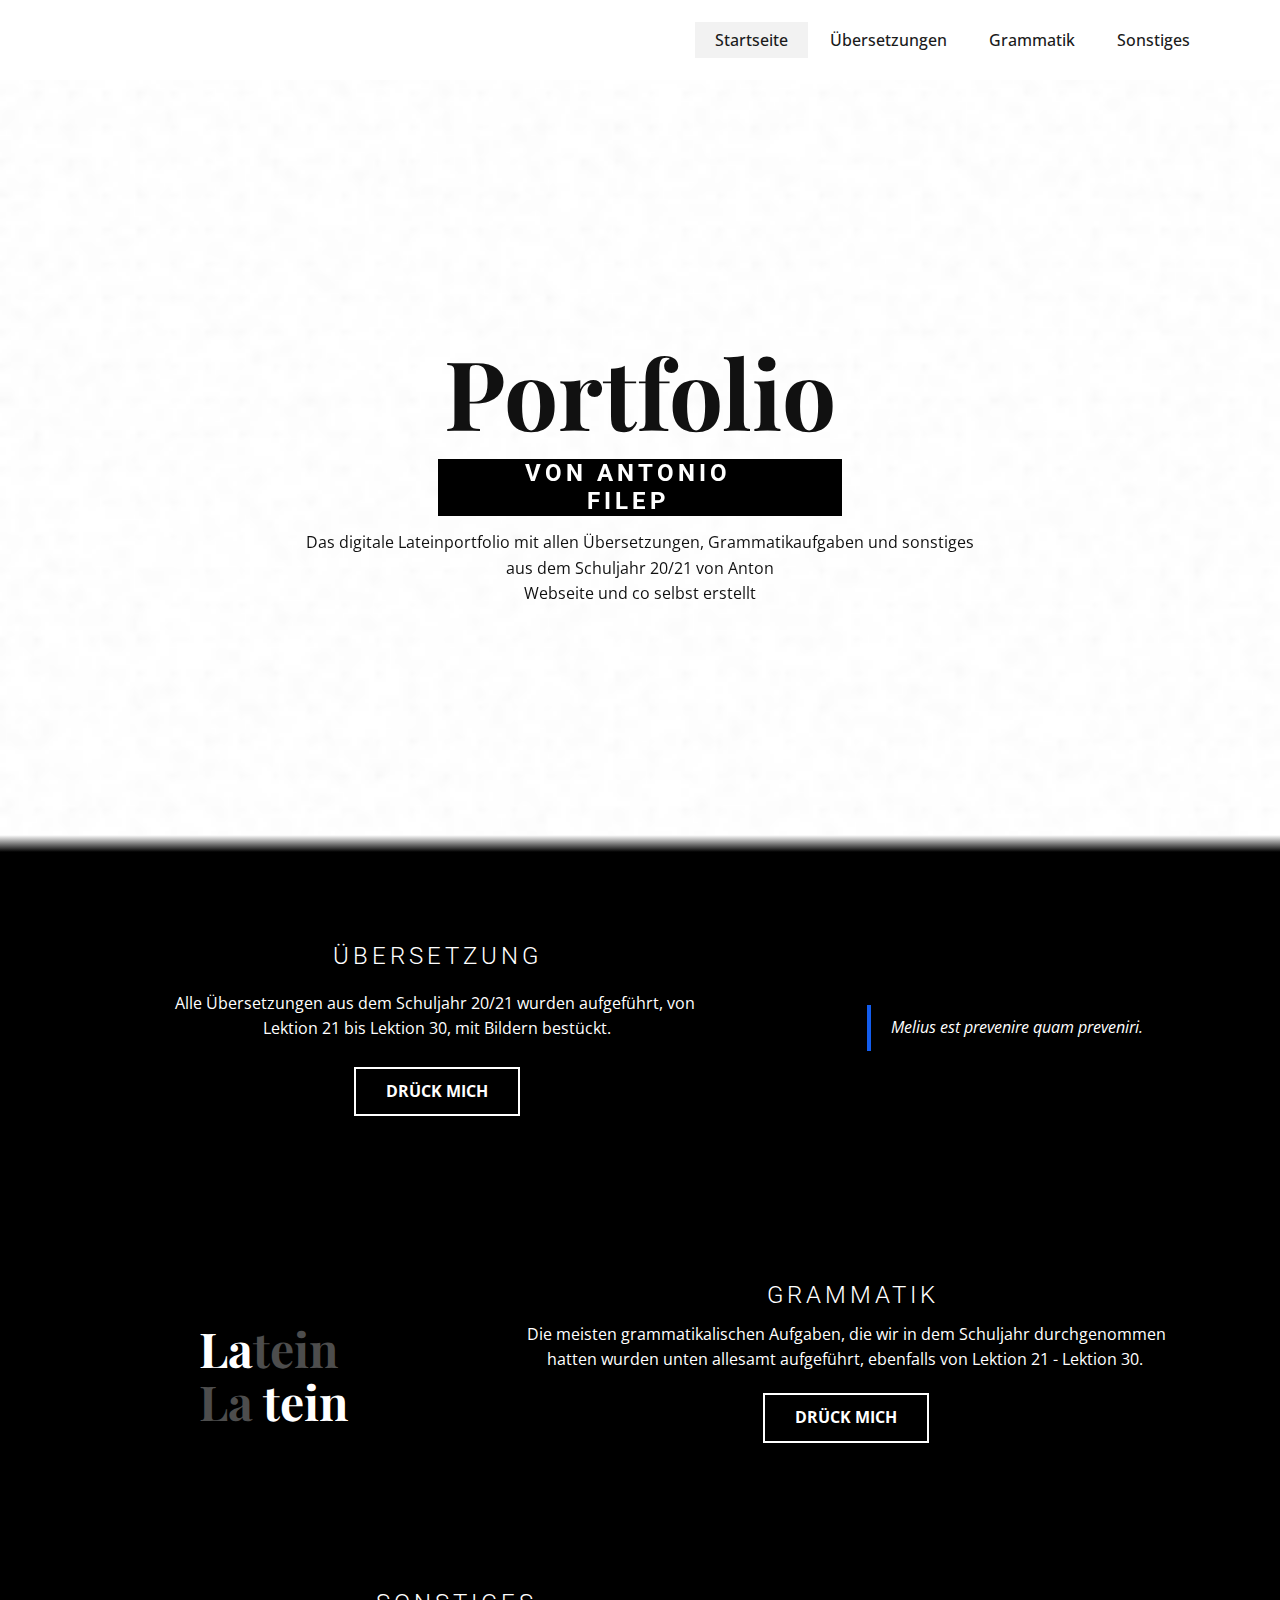
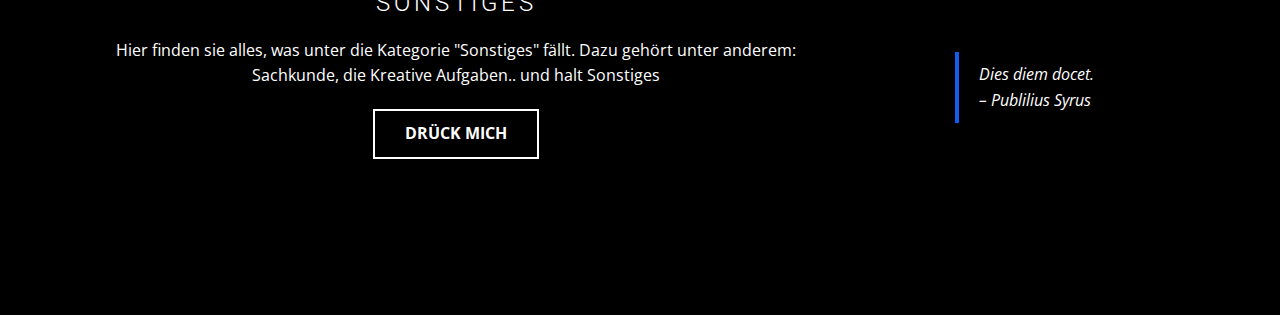
<file: index.html>
<!DOCTYPE html>
<html style="font-size: 16px;">
  <head>
    <meta name="viewport" content="width=device-width, initial-scale=1.0">
    <meta charset="utf-8">
    <meta name="keywords" content="Portfolio, Our advantages, Creative form in our design, Testimonials, Contact, Follow">
    <meta name="description" content="">
    <meta name="page_type" content="np-template-header-footer-from-plugin">
    <title>Startseite</title>
    <link rel="stylesheet" href="nicepage.css" media="screen">
<link rel="stylesheet" href="Startseite.css" media="screen">
    <script class="u-script" type="text/javascript" src="jquery.js" defer=""></script>
    <script class="u-script" type="text/javascript" src="nicepage.js" defer=""></script>
    <meta name="generator" content="Nicepage 3.16.0, nicepage.com">
    <link id="u-theme-google-font" rel="stylesheet" href="https://fonts.googleapis.com/css?family=Roboto:100,100i,300,300i,400,400i,500,500i,700,700i,900,900i|Open+Sans:300,300i,400,400i,600,600i,700,700i,800,800i">
    <link id="u-page-google-font" rel="stylesheet" href="https://fonts.googleapis.com/css?family=Playfair+Display:400,400i,500,500i,600,600i,700,700i,800,800i,900,900i">
    
    
    
    
    <script type="application/ld+json">{
		"@context": "http://schema.org",
		"@type": "Organization",
		"name": "",
		"url": "index.html"
}</script>
    <meta property="og:title" content="Startseite">
    <meta property="og:type" content="website">
    <meta name="theme-color" content="#135dee">
    <link rel="canonical" href="index.html">
    <meta property="og:url" content="index.html">
  </head>
  <body data-home-page="Startseite.html" data-home-page-title="Startseite" class="u-body"><header class="u-clearfix u-header u-header" id="sec-453f"><div class="u-clearfix u-sheet u-sheet-1">
        <nav class="u-menu u-menu-dropdown u-offcanvas u-menu-1">
          <div class="menu-collapse" style="font-size: 1rem; letter-spacing: 0px; font-weight: 500;">
            <a class="u-button-style u-custom-active-border-color u-custom-active-color u-custom-border u-custom-border-color u-custom-borders u-custom-hover-border-color u-custom-hover-color u-custom-left-right-menu-spacing u-custom-padding-bottom u-custom-text-active-color u-custom-text-color u-custom-text-hover-color u-custom-top-bottom-menu-spacing u-nav-link u-text-active-palette-1-base u-text-hover-palette-2-base" href="#">
              <svg><use xmlns:xlink="http://www.w3.org/1999/xlink" xlink:href="#menu-hamburger"></use></svg>
              <svg version="1.1" xmlns="http://www.w3.org/2000/svg" xmlns:xlink="http://www.w3.org/1999/xlink"><defs><symbol id="menu-hamburger" viewBox="0 0 16 16" style="width: 16px; height: 16px;"><rect y="1" width="16" height="2"></rect><rect y="7" width="16" height="2"></rect><rect y="13" width="16" height="2"></rect>
</symbol>
</defs></svg>
            </a>
          </div>
          <div class="u-custom-menu u-nav-container">
            <ul class="u-nav u-spacing-2 u-unstyled u-nav-1"><li class="u-nav-item"><a class="u-active-grey-5 u-border-active-palette-1-base u-border-hover-palette-1-base u-button-style u-hover-grey-10 u-nav-link u-text-active-grey-90 u-text-grey-90 u-text-hover-grey-90" href="Startseite.html" style="padding: 10px 20px;">Startseite</a>
</li><li class="u-nav-item"><a class="u-active-grey-5 u-border-active-palette-1-base u-border-hover-palette-1-base u-button-style u-hover-grey-10 u-nav-link u-text-active-grey-90 u-text-grey-90 u-text-hover-grey-90" href="Übersetzungen.html" style="padding: 10px 20px;">Übersetzungen</a>
</li><li class="u-nav-item"><a class="u-active-grey-5 u-border-active-palette-1-base u-border-hover-palette-1-base u-button-style u-hover-grey-10 u-nav-link u-text-active-grey-90 u-text-grey-90 u-text-hover-grey-90" href="Grammatik.html" style="padding: 10px 20px;">Grammatik</a>
</li><li class="u-nav-item"><a class="u-active-grey-5 u-border-active-palette-1-base u-border-hover-palette-1-base u-button-style u-hover-grey-10 u-nav-link u-text-active-grey-90 u-text-grey-90 u-text-hover-grey-90" href="Sonstiges.html" style="padding: 10px 20px;">Sonstiges</a>
</li></ul>
          </div>
          <div class="u-custom-menu u-nav-container-collapse">
            <div class="u-black u-container-style u-inner-container-layout u-opacity u-opacity-95 u-sidenav">
              <div class="u-sidenav-overflow">
                <div class="u-menu-close"></div>
                <ul class="u-align-center u-nav u-popupmenu-items u-unstyled u-nav-2"><li class="u-nav-item"><a class="u-button-style u-nav-link" href="Startseite.html" style="padding: 10px 20px;">Startseite</a>
</li><li class="u-nav-item"><a class="u-button-style u-nav-link" href="Übersetzungen.html" style="padding: 10px 20px;">Übersetzungen</a>
</li><li class="u-nav-item"><a class="u-button-style u-nav-link" href="Grammatik.html" style="padding: 10px 20px;">Grammatik</a>
</li><li class="u-nav-item"><a class="u-button-style u-nav-link" href="Sonstiges.html" style="padding: 10px 20px;">Sonstiges</a>
</li></ul>
              </div>
            </div>
            <div class="u-black u-menu-overlay u-opacity u-opacity-70"></div>
          </div>
        </nav>
      </div></header>
    <section class="u-align-center u-clearfix u-image u-section-1" id="carousel_c2cf" data-image-width="150" data-image-height="150">
      <div class="u-clearfix u-sheet u-valign-middle-lg u-valign-middle-md u-valign-middle-sm u-valign-middle-xs u-sheet-1">
        <h2 class="u-custom-font u-font-playfair-display u-text u-text-1" data-animation-name="fadeIn" data-animation-duration="1000" data-animation-delay="0">Portfolio</h2>
        <div class="u-align-center-xs u-black u-container-style u-expanded-width-xs u-group u-group-1" data-animation-name="fadeIn" data-animation-duration="1000" data-animation-delay="500">
          <div class="u-container-layout u-valign-middle u-container-layout-1">
            <h4 class="u-text u-text-2" data-animation-name="fadeIn" data-animation-duration="1000" data-animation-delay="750">von antonio filep</h4>
          </div>
        </div>
        <p class="u-text u-text-3" data-animation-name="fadeIn" data-animation-duration="1000" data-animation-delay="0">Das digitale Lateinportfolio mit allen Übersetzungen, Grammatikaufgaben und sonstiges aus dem Schuljahr 20/21 von Anton<br>Webseite und co selbst erstellt
        </p>
      </div>
    </section>
    <section class="u-clearfix u-gradient u-section-2" id="sec-7248">
      <div class="u-clearfix u-sheet u-sheet-1"></div>
    </section>
    <section class="u-black u-clearfix u-section-3" id="carousel_e2d5">
      <div class="u-clearfix u-sheet u-valign-middle u-sheet-1">
        <div class="u-clearfix u-expanded-width u-gutter-20 u-layout-wrap u-layout-wrap-1">
          <div class="u-layout">
            <div class="u-layout-row">
              <div class="u-size-60">
                <div class="u-layout-col">
                  <div class="u-size-20">
                    <div class="u-layout-row">
                      <div class="u-container-style u-layout-cell u-size-39 u-layout-cell-1">
                        <div class="u-container-layout u-container-layout-1">
                          <h5 class="u-align-center u-text u-text-1">übersetzung</h5>
                          <p class="u-align-center u-text u-text-2">Alle Übersetzungen aus dem Schuljahr 20/21 wurden aufgeführt, von&nbsp;<br>Lektion 21 bis Lektion 30, mit Bildern bestückt.
                          </p>
                          <a href="Übersetzungen.html" data-page-id="39152856" class="u-black u-border-2 u-border-white u-btn u-button-style u-hover-grey-80 u-text-body-alt-color u-text-hover-white u-btn-1" data-animation-name="fadeIn" data-animation-duration="1000" data-animation-delay="0">drück mich</a>
                        </div>
                      </div>
                      <div class="u-container-style u-layout-cell u-size-21 u-layout-cell-2">
                        <div class="u-container-layout u-container-layout-2">
                          <blockquote class="u-text u-text-3">Melius est prevenire quam preveniri.</blockquote>
                        </div>
                      </div>
                    </div>
                  </div>
                  <div class="u-size-20">
                    <div class="u-layout-row">
                      <div class="u-align-center-sm u-align-center-xs u-align-left-lg u-align-left-md u-align-left-xl u-container-style u-layout-cell u-shape-rectangle u-size-22 u-layout-cell-3">
                        <div class="u-container-layout u-container-layout-3">
                          <h2 class="u-custom-font u-font-playfair-display u-text u-text-4">La<span class="u-text-grey-70">tein</span>
                            <span class="u-text-grey-70">
                              <br>La
                            </span>tein<br>
                          </h2>
                        </div>
                      </div>
                      <div class="u-container-style u-layout-cell u-size-38 u-layout-cell-4">
                        <div class="u-container-layout u-container-layout-4">
                          <h5 class="u-align-center u-text u-text-5">Grammatik</h5>
                          <p class="u-align-center u-text u-text-6">Die meisten grammatikalischen Aufgaben, die wir in dem Schuljahr durchgenommen hatten wurden unten allesamt aufgeführt, ebenfalls von Lektion 21 - Lektion 30.&nbsp;</p>
                          <a href="Grammatik.html" data-page-id="818712938" class="u-black u-border-2 u-border-white u-btn u-button-style u-hover-grey-80 u-text-body-alt-color u-text-hover-white u-btn-2" data-animation-name="fadeIn" data-animation-duration="1000" data-animation-delay="0">drück mich</a>
                        </div>
                      </div>
                    </div>
                  </div>
                  <div class="u-size-20">
                    <div class="u-layout-row">
                      <div class="u-align-center u-container-style u-layout-cell u-size-41 u-layout-cell-5">
                        <div class="u-container-layout u-container-layout-5">
                          <h5 class="u-text u-text-7">sonstiges</h5>
                          <p class="u-text u-text-8">Hier finden sie alles, was unter die Kategorie "Sonstiges" fällt. Dazu gehört unter anderem: Sachkunde, die Kreative Aufgaben.. und halt Sonstiges</p>
                          <a href="Sonstiges.html" data-page-id="69104429" class="u-black u-border-2 u-border-white u-btn u-button-style u-hover-grey-80 u-text-body-alt-color u-text-hover-white u-btn-3" data-animation-name="fadeIn" data-animation-duration="1000" data-animation-delay="0">drück mich</a>
                        </div>
                      </div>
                      <div class="u-container-style u-layout-cell u-size-19 u-layout-cell-6">
                        <div class="u-container-layout u-container-layout-6">
                          <blockquote class="u-text u-text-9">Dies diem docet.&nbsp;<br>– Publilius Syrus
                          </blockquote>
                        </div>
                      </div>
                    </div>
                  </div>
                </div>
              </div>
            </div>
          </div>
        </div>
      </div>
    </section>
    
    
    
    <span style="height: 64px; width: 64px; margin-left: 0px; margin-right: auto; margin-top: 0px; background-image: none; right: 20px; bottom: 20px" class="u-back-to-top u-black u-icon u-icon-circle u-opacity u-opacity-85 u-spacing-16" data-href="#">
        <svg class="u-svg-link" preserveAspectRatio="xMidYMin slice" viewBox="0 0 551.13 551.13"><use xmlns:xlink="http://www.w3.org/1999/xlink" xlink:href="#svg-1d98"></use></svg>
        <svg class="u-svg-content" enable-background="new 0 0 551.13 551.13" viewBox="0 0 551.13 551.13" xmlns="http://www.w3.org/2000/svg" id="svg-1d98"><path d="m275.565 189.451 223.897 223.897h51.668l-275.565-275.565-275.565 275.565h51.668z"></path></svg>
    </span>
  </body>
</html>
</file>
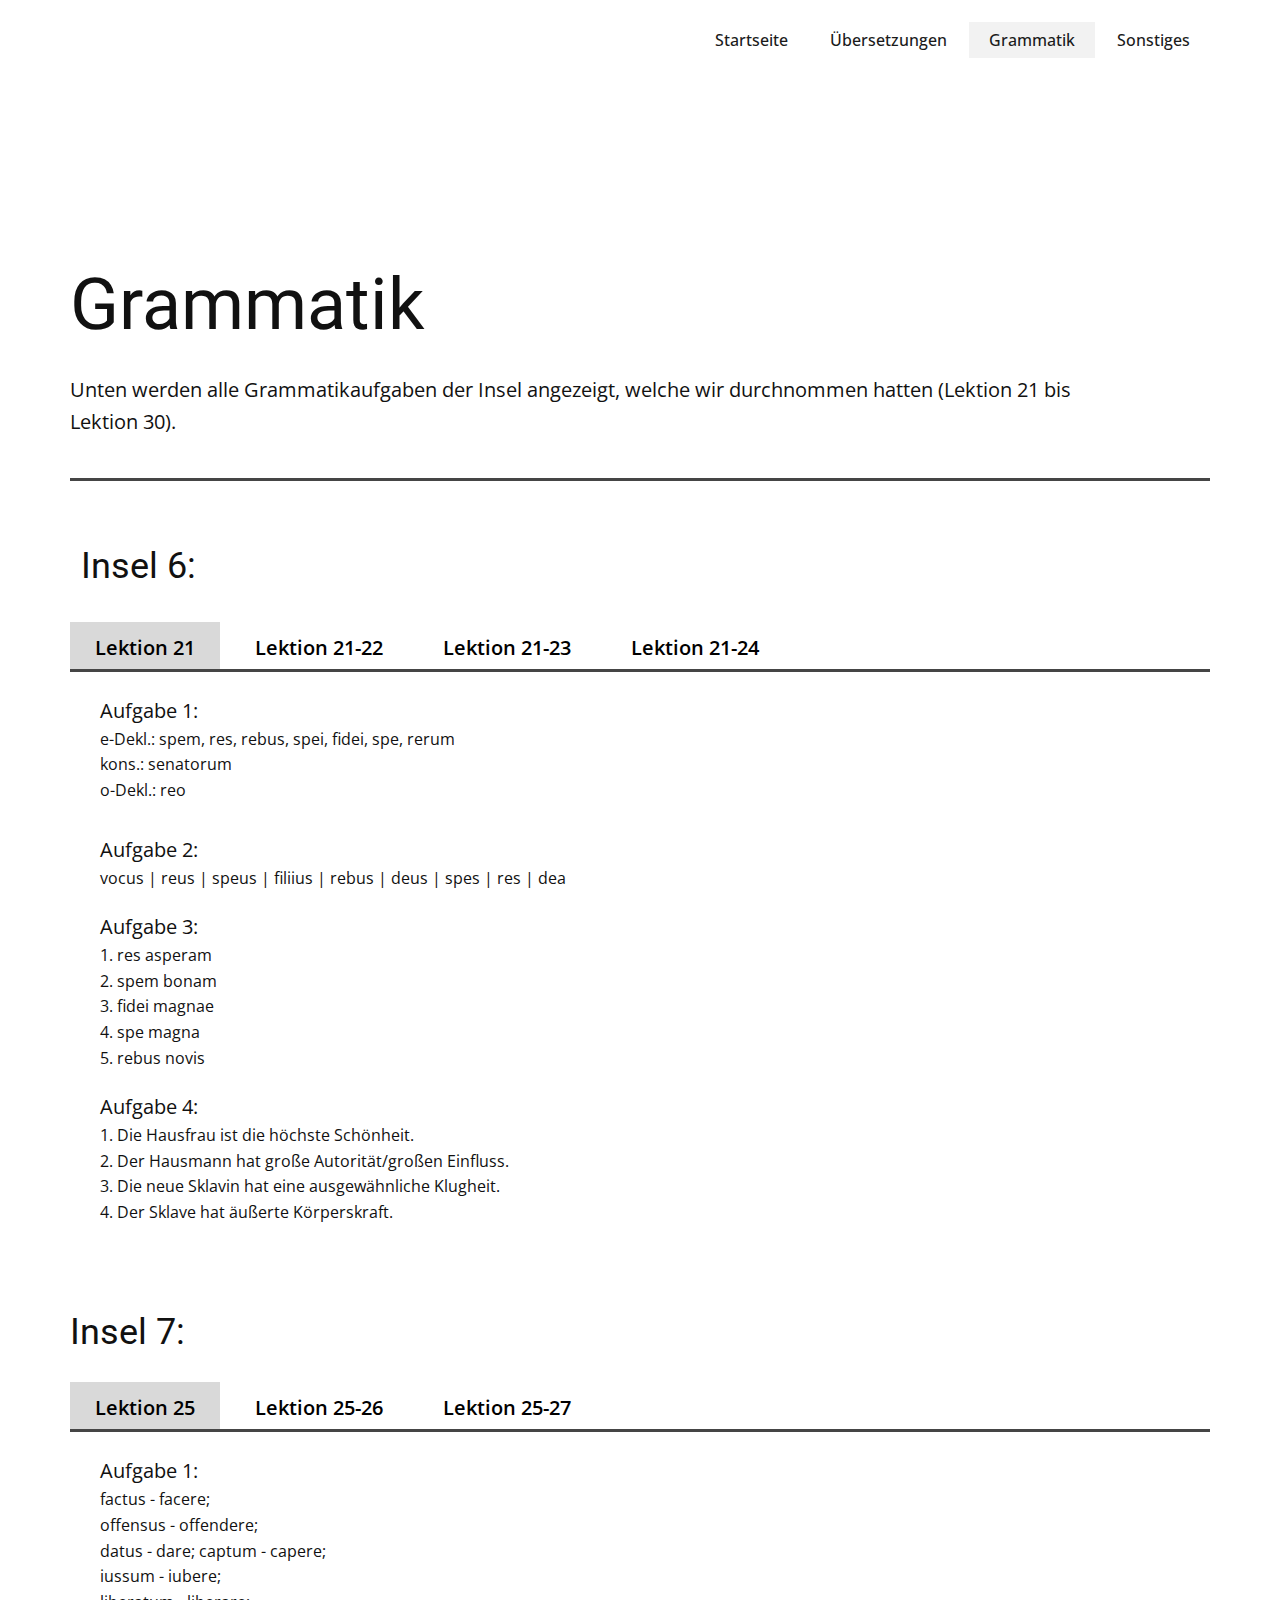
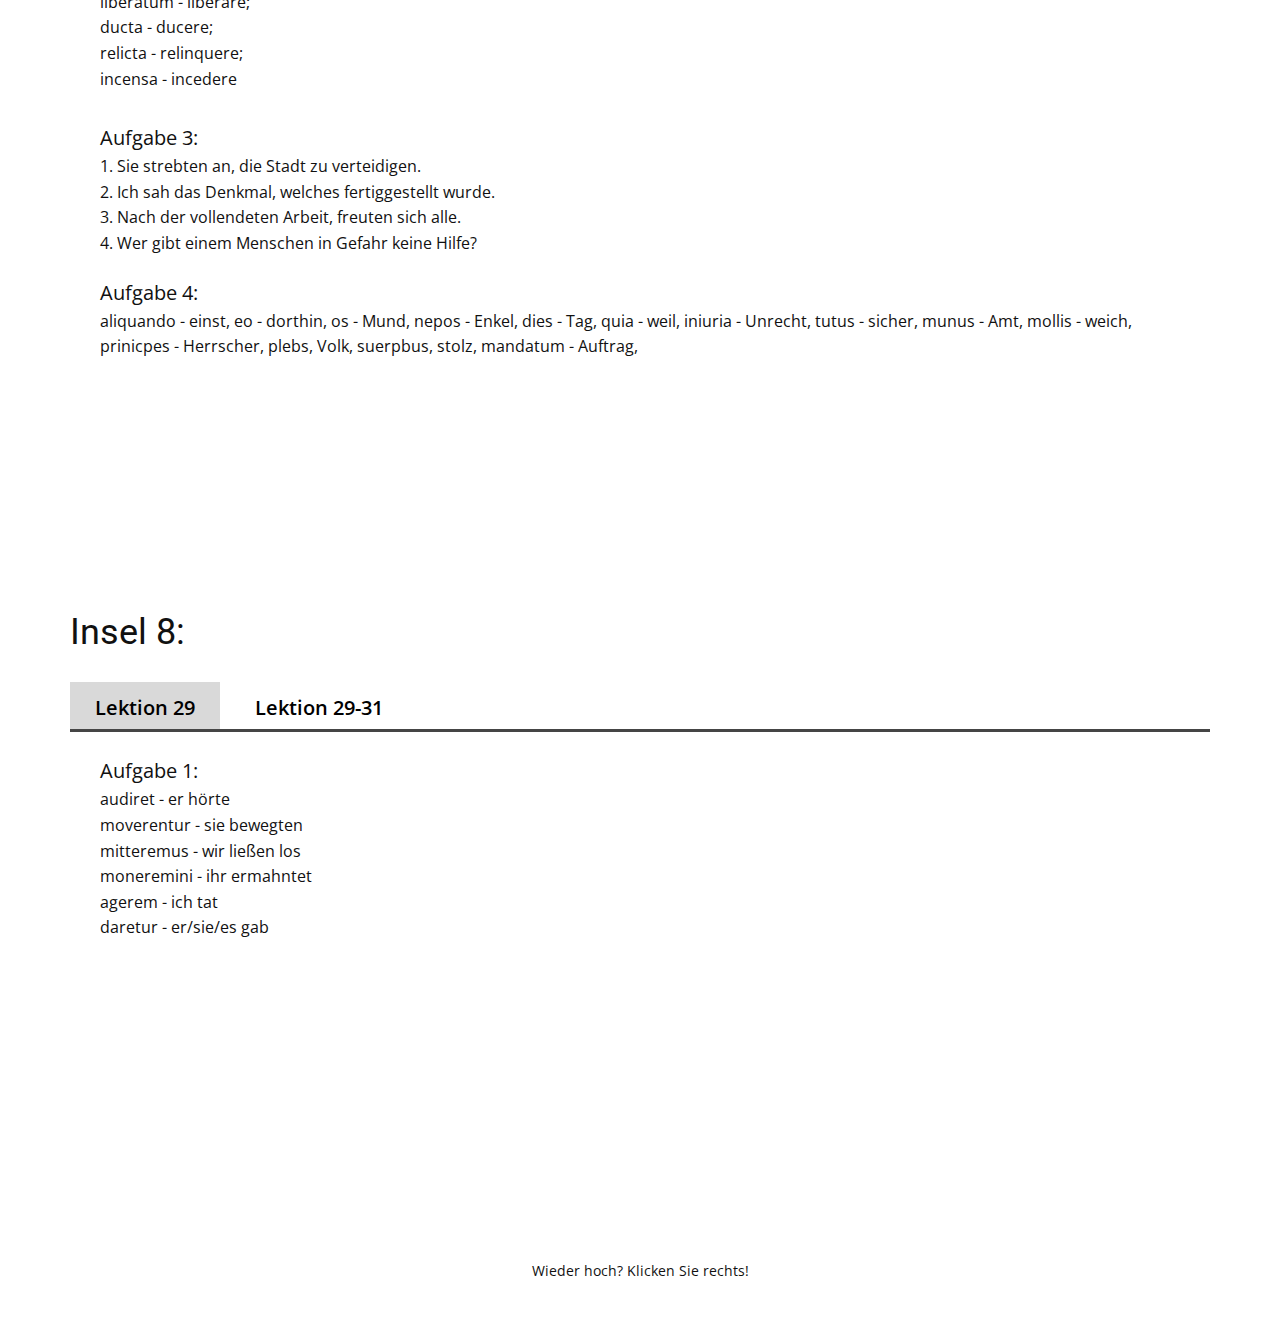
<file: Grammatik.html>
<!DOCTYPE html>
<html style="font-size: 16px;">
  <head>
    <meta name="viewport" content="width=device-width, initial-scale=1.0">
    <meta charset="utf-8">
    <meta name="keywords" content="Grammatik, Insel 6:, Insel 7:, Insel 8:">
    <meta name="description" content="">
    <meta name="page_type" content="np-template-header-footer-from-plugin">
    <title>Grammatik</title>
    <link rel="stylesheet" href="nicepage.css" media="screen">
<link rel="stylesheet" href="Grammatik.css" media="screen">
    <script class="u-script" type="text/javascript" src="jquery.js" defer=""></script>
    <script class="u-script" type="text/javascript" src="nicepage.js" defer=""></script>
    <meta name="generator" content="Nicepage 3.16.0, nicepage.com">
    <link id="u-theme-google-font" rel="stylesheet" href="https://fonts.googleapis.com/css?family=Roboto:100,100i,300,300i,400,400i,500,500i,700,700i,900,900i|Open+Sans:300,300i,400,400i,600,600i,700,700i,800,800i">
    
    
    
    
    
    <script type="application/ld+json">{
		"@context": "http://schema.org",
		"@type": "Organization",
		"name": "",
		"url": "index.html"
}</script>
    <meta property="og:title" content="Grammatik">
    <meta property="og:type" content="website">
    <meta name="theme-color" content="#135dee">
    <link rel="canonical" href="index.html">
    <meta property="og:url" content="index.html">
  </head>
  <body class="u-body"><header class="u-clearfix u-header u-header" id="sec-453f"><div class="u-clearfix u-sheet u-sheet-1">
        <nav class="u-menu u-menu-dropdown u-offcanvas u-menu-1">
          <div class="menu-collapse" style="font-size: 1rem; letter-spacing: 0px; font-weight: 500;">
            <a class="u-button-style u-custom-active-border-color u-custom-active-color u-custom-border u-custom-border-color u-custom-borders u-custom-hover-border-color u-custom-hover-color u-custom-left-right-menu-spacing u-custom-padding-bottom u-custom-text-active-color u-custom-text-color u-custom-text-hover-color u-custom-top-bottom-menu-spacing u-nav-link u-text-active-palette-1-base u-text-hover-palette-2-base" href="#">
              <svg><use xmlns:xlink="http://www.w3.org/1999/xlink" xlink:href="#menu-hamburger"></use></svg>
              <svg version="1.1" xmlns="http://www.w3.org/2000/svg" xmlns:xlink="http://www.w3.org/1999/xlink"><defs><symbol id="menu-hamburger" viewBox="0 0 16 16" style="width: 16px; height: 16px;"><rect y="1" width="16" height="2"></rect><rect y="7" width="16" height="2"></rect><rect y="13" width="16" height="2"></rect>
</symbol>
</defs></svg>
            </a>
          </div>
          <div class="u-custom-menu u-nav-container">
            <ul class="u-nav u-spacing-2 u-unstyled u-nav-1"><li class="u-nav-item"><a class="u-active-grey-5 u-border-active-palette-1-base u-border-hover-palette-1-base u-button-style u-hover-grey-10 u-nav-link u-text-active-grey-90 u-text-grey-90 u-text-hover-grey-90" href="Startseite.html" style="padding: 10px 20px;">Startseite</a>
</li><li class="u-nav-item"><a class="u-active-grey-5 u-border-active-palette-1-base u-border-hover-palette-1-base u-button-style u-hover-grey-10 u-nav-link u-text-active-grey-90 u-text-grey-90 u-text-hover-grey-90" href="Übersetzungen.html" style="padding: 10px 20px;">Übersetzungen</a>
</li><li class="u-nav-item"><a class="u-active-grey-5 u-border-active-palette-1-base u-border-hover-palette-1-base u-button-style u-hover-grey-10 u-nav-link u-text-active-grey-90 u-text-grey-90 u-text-hover-grey-90" href="Grammatik.html" style="padding: 10px 20px;">Grammatik</a>
</li><li class="u-nav-item"><a class="u-active-grey-5 u-border-active-palette-1-base u-border-hover-palette-1-base u-button-style u-hover-grey-10 u-nav-link u-text-active-grey-90 u-text-grey-90 u-text-hover-grey-90" href="Sonstiges.html" style="padding: 10px 20px;">Sonstiges</a>
</li></ul>
          </div>
          <div class="u-custom-menu u-nav-container-collapse">
            <div class="u-black u-container-style u-inner-container-layout u-opacity u-opacity-95 u-sidenav">
              <div class="u-sidenav-overflow">
                <div class="u-menu-close"></div>
                <ul class="u-align-center u-nav u-popupmenu-items u-unstyled u-nav-2"><li class="u-nav-item"><a class="u-button-style u-nav-link" href="Startseite.html" style="padding: 10px 20px;">Startseite</a>
</li><li class="u-nav-item"><a class="u-button-style u-nav-link" href="Übersetzungen.html" style="padding: 10px 20px;">Übersetzungen</a>
</li><li class="u-nav-item"><a class="u-button-style u-nav-link" href="Grammatik.html" style="padding: 10px 20px;">Grammatik</a>
</li><li class="u-nav-item"><a class="u-button-style u-nav-link" href="Sonstiges.html" style="padding: 10px 20px;">Sonstiges</a>
</li></ul>
              </div>
            </div>
            <div class="u-black u-menu-overlay u-opacity u-opacity-70"></div>
          </div>
        </nav>
      </div></header>
    <section class="-lg -md -xl -xs u-align-left u-clearfix u-section-1" src="" id="sec-0a08">
      <div class="u-clearfix u-sheet u-sheet-1">
        <h1 class="u-text u-title u-text-1">Grammatik</h1>
        <p class="u-large-text u-text u-text-variant u-text-2">Unten werden alle Grammatikaufgaben der Insel angezeigt, welche wir durchnommen hatten (Lektion 21 bis Lektion 30).</p>
        <div class="u-border-3 u-border-grey-dark-1 u-expanded-width u-line u-line-horizontal u-line-1"></div>
      </div>
    </section>
    <section class="u-align-center u-clearfix u-section-2" id="sec-2b02">
      <div class="u-clearfix u-sheet u-valign-middle u-sheet-1">
        <h2 class="u-subtitle u-text u-text-default u-text-1">Insel 6:</h2>
        <div class="u-expanded-width u-tab-links-align-left u-tabs u-tabs-1">
          <ul class="u-spacing-10 u-tab-list u-unstyled" role="tablist">
            <li class="u-tab-item u-tab-item-1" role="presentation">
              <a class="active u-active-grey-15 u-button-style u-tab-link u-text-active-black u-text-black u-tab-link-1" id="link-tab-14b7" href="#tab-14b7" role="tab" aria-controls="tab-14b7" aria-selected="true">Lektion 21</a>
            </li>
            <li class="u-tab-item u-tab-item-2" role="presentation">
              <a class="u-active-grey-15 u-button-style u-tab-link u-text-active-black u-text-black u-tab-link-2" id="link-tab-a185" href="#tab-a185" role="tab" aria-controls="tab-a185" aria-selected="false">Lektion 21-22</a>
            </li>
            <li class="u-tab-item u-tab-item-3" role="presentation">
              <a class="u-active-grey-15 u-button-style u-tab-link u-text-active-black u-text-black u-tab-link-3" id="link-tab-79e3" href="#tab-79e3" role="tab" aria-controls="tab-79e3" aria-selected="false">Lektion 21-23</a>
            </li>
            <li class="u-tab-item u-tab-item-4" role="presentation">
              <a class="u-active-grey-15 u-button-style u-tab-link u-text-active-black u-text-black u-tab-link-4" id="link-tab-72c1" href="#tab-72c1" role="tab" aria-controls="tab-72c1" aria-selected="false">Lektion 21-24</a>
            </li>
          </ul>
          <div class="u-tab-content">
            <div class="u-container-style u-tab-active u-tab-pane u-white u-tab-pane-1" id="tab-14b7" role="tabpanel" aria-labelledby="link-tab-14b7">
              <div class="u-container-layout u-container-layout-1">
                <div class="u-border-3 u-border-grey-dark-1 u-expanded-width u-line u-line-horizontal u-line-1"></div>
                <p class="u-text u-text-2">Aufgabe 1:</p>
                <p class="u-text u-text-3">e-Dekl.: spem, res, rebus, spei, fidei, spe, rerum<br>kons.: senatorum<br>o-Dekl.: reo
                </p>
                <p class="u-text u-text-4">Aufgabe 2:</p>
                <p class="u-text u-text-5">vocus | reus | speus | filiius | rebus | deus | spes | res | dea</p>
                <p class="u-text u-text-6">Aufgabe 3:</p>
                <p class="u-text u-text-7">1. res asperam<br>2. spem bonam<br>3. fidei magnae<br>4. spe magna<br>5. rebus novis
                </p>
                <p class="u-text u-text-8">Aufgabe 4:</p>
                <p class="u-text u-text-9">1. Die Hausfrau ist die höchste Schönheit.<br>2. Der Hausmann hat große Autorität/großen Einfluss.<br>3. Die neue Sklavin hat eine ausgewähnliche Klugheit.<br>4. Der Sklave hat äußerte Körperskraft.&nbsp;
                </p>
              </div>
            </div>
            <div class="u-container-style u-tab-pane u-white u-tab-pane-2" id="tab-a185" role="tabpanel" aria-labelledby="link-tab-a185">
              <div class="u-container-layout u-container-layout-2">
                <div class="u-border-3 u-border-grey-dark-1 u-expanded-width u-line u-line-horizontal u-line-2"></div>
                <p class="u-text u-text-10">Aufgabe 6:</p>
                <p class="u-text u-text-11">acriter - energisch; bene - gut; libenter - gern; vere - wahr</p>
                <p class="u-text u-text-12">Aufgabe 8:</p>
                <p class="u-text u-text-13">eis - his&nbsp; &nbsp; &nbsp; &nbsp; &nbsp; &nbsp; &nbsp; &nbsp; &nbsp; &nbsp;|&nbsp; eas - has<br>ea&nbsp; - haec&nbsp; &nbsp; &nbsp; &nbsp; &nbsp; &nbsp; &nbsp; &nbsp;|&nbsp; ei - huic<br>eae - hae&nbsp; &nbsp; &nbsp; &nbsp; &nbsp; &nbsp; &nbsp; &nbsp; |&nbsp; id/is - hoc/hic<br>eorum - horum&nbsp; &nbsp; &nbsp;|&nbsp; earum - harum
                </p>
                <p class="u-text u-text-14">Aufgabe: 10</p>
                <p class="u-text u-text-15">cum - mit; ante - vor; ex - aus; ab - von; apud - bei; de - um; inter - zwischen; per - über; ad - nach; post - hinter; sine - ohne; trans - jenseits</p>
              </div>
            </div>
            <div class="u-container-style u-tab-pane u-white u-tab-pane-3" id="tab-79e3" role="tabpanel" aria-labelledby="link-tab-79e3">
              <div class="u-container-layout u-container-layout-3">
                <div class="u-border-3 u-border-grey-dark-1 u-expanded-width u-line u-line-horizontal u-line-3"></div>
                <p class="u-text u-text-16">Aufgabe 11:</p>
                <p class="u-text u-text-17">datum - dare; superatas - superare; iussa - iubere; captae -&nbsp;capere; ducto - ducere</p>
                <p class="u-text u-text-18">Aufgabe 12:</p>
                <p class="u-text u-text-19">Naves&nbsp; necati sunt.<br>Equus relictus est.<br>Auxilium incensae sunt-<br>Urbs capta est.<br>Fillii petitum est.<br>Portae apertae sunt.
                </p>
                <p class="u-text u-text-20">Aufgabe 14:</p>
                <p class="u-text u-text-21">ubi - wo?<br>quando - wann?<br>quare - wodurch?<br>quid - wer?<br>cur - warum?<br>unde - von wo?<br>quis - wer? was?<br>quo - wer? was?<br>
                </p>
              </div>
            </div>
            <div class="u-container-style u-tab-pane u-white u-tab-pane-4" id="tab-72c1" role="tabpanel" aria-labelledby="link-tab-72c1">
              <div class="u-container-layout u-container-layout-4">
                <div class="u-border-3 u-border-grey-dark-1 u-expanded-width u-line u-line-horizontal u-line-4"></div>
                <p class="u-text u-text-22">Aufgabe 16:</p>
                <p class="u-text u-text-23">cepisti (isti) zeigt das es im Perfekt Aktiv steht.<br>petitum est. Da -um -am ein Merkmal des Passiv's in dem Fall ist und das est noch das Perfekt bekräftigt.<br>certaverunt - erunt deutet auf Perfekt Aktiv hin<br>iusserat - -era, Form des PQP Aktiv, -t dritte Form Sg.&nbsp;<br>audiverant - -era, Form des PQP Aktiv, -nt dritte Form Pl.&nbsp;<br>appellata erant -&nbsp; -a esse gilt zu Passiv, erant ist die 3. Pl. Imperfekt Form von esse (Aktiv)
                </p>
              </div>
            </div>
          </div>
        </div>
      </div>
    </section>
    <section class="u-clearfix u-section-3" id="sec-187b">
      <div class="u-clearfix u-sheet u-sheet-1">
        <h2 class="u-subtitle u-text u-text-default u-text-1">Insel 7:</h2>
        <div class="u-expanded-width u-tab-links-align-left u-tabs u-tabs-1">
          <ul class="u-spacing-10 u-tab-list u-unstyled" role="tablist">
            <li class="u-tab-item u-tab-item-1" role="presentation">
              <a class="active u-active-grey-15 u-button-style u-tab-link u-text-active-black u-text-black u-tab-link-1" id="link-tab-14b7" href="#tab-14b7" role="tab" aria-controls="tab-14b7" aria-selected="true">Lektion 25</a>
            </li>
            <li class="u-tab-item u-tab-item-2" role="presentation">
              <a class="u-active-grey-15 u-button-style u-tab-link u-text-active-black u-text-black u-tab-link-2" id="link-tab-a185" href="#tab-a185" role="tab" aria-controls="tab-a185" aria-selected="false">Lektion 25-26</a>
            </li>
            <li class="u-tab-item u-tab-item-3" role="presentation">
              <a class="u-active-grey-15 u-button-style u-tab-link u-text-active-black u-text-black u-tab-link-3" id="link-tab-79e3" href="#tab-79e3" role="tab" aria-controls="tab-79e3" aria-selected="false">Lektion 25-27</a>
            </li>
          </ul>
          <div class="u-tab-content">
            <div class="u-container-style u-tab-active u-tab-pane u-white u-tab-pane-1" id="tab-14b7" role="tabpanel" aria-labelledby="link-tab-14b7">
              <div class="u-container-layout u-container-layout-1">
                <div class="u-border-3 u-border-grey-dark-1 u-expanded-width u-line u-line-horizontal u-line-1"></div>
                <p class="u-text u-text-2">Aufgabe 1:</p>
                <p class="u-text u-text-3">factus - facere;&nbsp;<br>offensus - offendere;&nbsp;<br>datus - dare; captum - capere;&nbsp;<br>iussum - iubere;&nbsp;<br>liberatum - liberare;&nbsp;<br>ducta - ducere;&nbsp;<br>relicta - relinquere;&nbsp;<br>incensa - incedere
                </p>
                <p class="u-text u-text-4">Aufgabe 3:</p>
                <p class="u-text u-text-5">1. Sie strebten an, die Stadt zu verteidigen.<br>2. Ich sah das Denkmal, welches fertiggestellt wurde.<br>3. Nach der vollendeten Arbeit, freuten sich alle.<br>4. Wer gibt einem Menschen in Gefahr keine Hilfe?
                </p>
                <p class="u-text u-text-6">Aufgabe 4:</p>
                <p class="u-text u-text-7">aliquando - einst, eo - dorthin, os - Mund, nepos - Enkel, dies - Tag, quia - weil, iniuria - Unrecht, tutus - sicher, munus - Amt, mollis - weich, prinicpes - Herrscher, plebs, Volk, suerpbus, stolz, mandatum - Auftrag,&nbsp;</p>
              </div>
            </div>
            <div class="u-container-style u-tab-pane u-white u-tab-pane-2" id="tab-a185" role="tabpanel" aria-labelledby="link-tab-a185">
              <div class="u-container-layout u-container-layout-2">
                <div class="u-border-3 u-border-grey-dark-1 u-expanded-width u-line u-line-horizontal u-line-2"></div>
                <p class="u-text u-text-8">Aufgabe 5:</p>
                <p class="u-text u-text-9">voca-ntur -&nbsp;3. Pers. Pl. Präs. Ind. Pass.&nbsp;<br>audi-e-ris - 2. Pers. Sg. Fut. I Ind. Pass.<br>tene-ba-mini - 2. Pers. Pl. Imperf. Ind. Pass<br>pell-i -&nbsp;Inf. Präs. Pass.<br>
                </p>
                <p class="u-text u-text-10">Aufgabe 7:</p>
                <p class="u-text u-text-11">duci - führte,&nbsp;<br>capi - fasste,&nbsp;<br>audiri - hörte,&nbsp;<br>mitti - schickte,&nbsp;<br>vocari - rufte,&nbsp;<br>regi - lenkte,&nbsp;
                </p>
              </div>
            </div>
            <div class="u-container-style u-tab-pane u-white u-tab-pane-3" id="tab-79e3" role="tabpanel" aria-labelledby="link-tab-79e3">
              <div class="u-container-layout u-container-layout-3">
                <div class="u-border-3 u-border-grey-dark-1 u-expanded-width u-line u-line-horizontal u-line-3"></div>
                <p class="u-text u-text-12">Aufgabe 10:</p>
                <p class="u-text u-text-13">e-Dekl.: res, spes<br>kons. Dekl.: ius, dolor, dux<br>o-Dekl.: forum, equus<br>a-Dekl.: moenia, audacia<br>u-Dekl.: metus, exercitus
                </p>
                <p class="u-text u-text-14">Aufgabe 12:</p>
                <p class="u-text u-text-15">ascendentes - ascendere;&nbsp;<br>denes - dēlēre;&nbsp;<br>afficientium - afficere;&nbsp;<br>tangentibus - tangere
                </p>
                <p class="u-text u-text-16">Aufgabe 14:</p>
                <p class="u-text u-text-17">quia / quod = weil&nbsp;<br>horrere / terrere = erschrecken<br>inimicus / hostis = Feind<br>metus / timor = Furcht, Angst
                </p>
              </div>
            </div>
          </div>
        </div>
      </div>
    </section>
    <section class="u-clearfix u-section-4" id="carousel_6f3c">
      <div class="u-clearfix u-sheet u-sheet-1">
        <h2 class="u-subtitle u-text u-text-default u-text-1">Insel 8:</h2>
        <div class="u-expanded-width u-tab-links-align-left u-tabs u-tabs-1">
          <ul class="u-spacing-10 u-tab-list u-unstyled" role="tablist">
            <li class="u-tab-item u-tab-item-1" role="presentation">
              <a class="active u-active-grey-15 u-button-style u-tab-link u-text-active-black u-text-black u-tab-link-1" id="link-tab-14b7" href="#tab-14b7" role="tab" aria-controls="tab-14b7" aria-selected="true">Lektion 29</a>
            </li>
            <li class="u-tab-item u-tab-item-2" role="presentation">
              <a class="u-active-grey-15 u-button-style u-tab-link u-text-active-black u-text-black u-tab-link-2" id="link-tab-a185" href="#tab-a185" role="tab" aria-controls="tab-a185" aria-selected="false">Lektion 29-31</a>
            </li>
          </ul>
          <div class="u-tab-content">
            <div class="u-container-style u-tab-active u-tab-pane u-white u-tab-pane-1" id="tab-14b7" role="tabpanel" aria-labelledby="link-tab-14b7">
              <div class="u-container-layout u-container-layout-1">
                <div class="u-border-3 u-border-grey-dark-1 u-expanded-width u-line u-line-horizontal u-line-1"></div>
                <p class="u-text u-text-2">Aufgabe 1:</p>
                <p class="u-text u-text-3">audiret - er hörte<br>moverentur - sie bewegten<br>mitteremus - wir ließen los<br>moneremini - ihr ermahntet<br>agerem - ich tat<br>daretur - er/sie/es gab<br>
                  <br>
                </p>
              </div>
            </div>
            <div class="u-container-style u-tab-pane u-white u-tab-pane-2" id="tab-a185" role="tabpanel" aria-labelledby="link-tab-a185">
              <div class="u-container-layout u-container-layout-2">
                <div class="u-border-3 u-border-grey-dark-1 u-expanded-width u-line u-line-horizontal u-line-2"></div>
                <p class="u-text u-text-4">Aufgabe 10:</p>
                <p class="u-text u-text-5">audito - audire - hören,<br>īnstituere - institutis - hineinstellen,&nbsp;<br>nuntiata - nuntiare - melden,&nbsp;<br>allatis - afferre - bringen,&nbsp;<br>deposito - deponere - ablegen,<br>pulsis - pellere - schlagen,&nbsp;<br>missis - mittere - schicken,
                </p>
                <p class="u-text u-text-6">Aufgabe 11:</p>
                <p class="u-text u-text-7">postulante - postulare/postulavisse/postulatur-um -am -um -os -as -a esse - fordern<br>recitantibus - recitare/recitavisse/recitatur-um -am -um -os -as -a esse - vorlesen<br>occidente - occidere/occidisse/occasur-um -am -um -os -as -a esse - untergehen/sterben<br>sentiente - sentīre/sensisse/sensur-um -am -um -os -as -a esse - fühlen/meinen<br>defendentibus - dēfendere/defendisse/defensur-um -am -um -os -as -a esse - verteidigen<br>
                </p>
              </div>
            </div>
          </div>
        </div>
      </div>
    </section>
    
    
	<footer class="u-align-center u-clearfix u-footer u-white u-footer" id="sec-1c70"><div class="u-clearfix u-sheet u-sheet-1">
    <p class="u-small-text u-text u-text-variant u-text-1">Wieder hoch? Klicken Sie rechts!</p>
    <span style="height: 64px; width: 64px; margin-left: 0px; margin-right: auto; margin-top: 0px; background-image: none; right: 20px; bottom: 20px" class="u-back-to-top u-black u-icon u-icon-circle u-opacity u-opacity-85 u-spacing-16" data-href="#">
     <svg class="u-svg-link" preserveAspectRatio="xMidYMin slice" viewBox="0 0 551.13 551.13"><use xmlns:xlink="http://www.w3.org/1999/xlink" xlink:href="#svg-1d98"></use></svg>
     <svg class="u-svg-content" enable-background="new 0 0 551.13 551.13" viewBox="0 0 551.13 551.13" xmlns="http://www.w3.org/2000/svg" id="svg-1d98"><path d="m275.565 189.451 223.897 223.897h51.668l-275.565-275.565-275.565 275.565h51.668z"></path></svg>
    </span>
  </body>
</html>
</file>
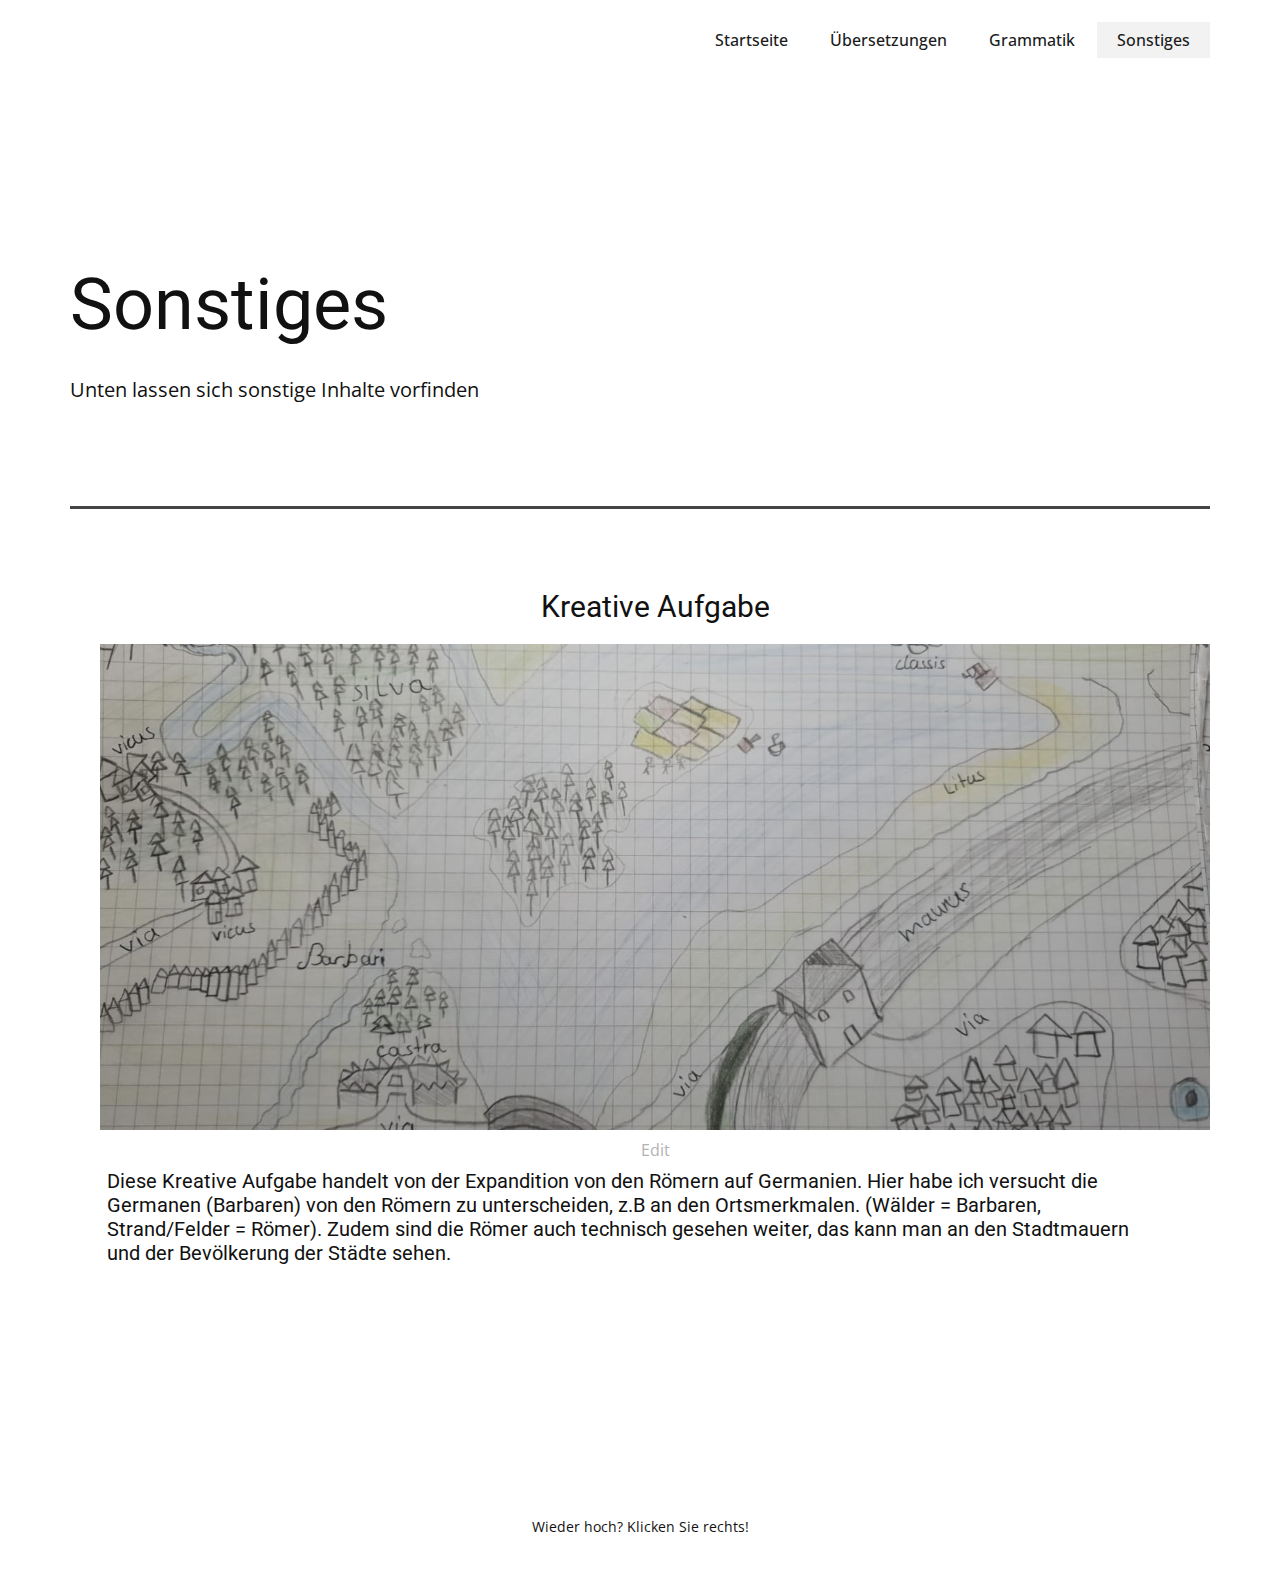
<file: Sonstiges.html>
<!DOCTYPE html>
<html style="font-size: 16px;">
  <head>
    <meta name="viewport" content="width=device-width, initial-scale=1.0">
    <meta charset="utf-8">
    <meta name="keywords" content="Sonstiges, Post 1 Headline">
    <meta name="description" content="">
    <meta name="page_type" content="np-template-header-footer-from-plugin">
    <title>Sonstiges</title>
    <link rel="stylesheet" href="nicepage.css" media="screen">
<link rel="stylesheet" href="Sonstiges.css" media="screen">
    <script class="u-script" type="text/javascript" src="jquery.js" defer=""></script>
    <script class="u-script" type="text/javascript" src="nicepage.js" defer=""></script>
    <meta name="generator" content="Nicepage 3.16.0, nicepage.com">
    <link id="u-theme-google-font" rel="stylesheet" href="https://fonts.googleapis.com/css?family=Roboto:100,100i,300,300i,400,400i,500,500i,700,700i,900,900i|Open+Sans:300,300i,400,400i,600,600i,700,700i,800,800i">
    
    
    
    <script type="application/ld+json">{
		"@context": "http://schema.org",
		"@type": "Organization",
		"name": "",
		"url": "index.html"
}</script>
    <meta property="og:title" content="Sonstiges">
    <meta property="og:type" content="website">
    <meta name="theme-color" content="#135dee">
    <link rel="canonical" href="index.html">
    <meta property="og:url" content="index.html">
  </head>
  <body class="u-body"><header class="u-clearfix u-header u-header" id="sec-453f"><div class="u-clearfix u-sheet u-sheet-1">
        <nav class="u-menu u-menu-dropdown u-offcanvas u-menu-1">
          <div class="menu-collapse" style="font-size: 1rem; letter-spacing: 0px; font-weight: 500;">
            <a class="u-button-style u-custom-active-border-color u-custom-active-color u-custom-border u-custom-border-color u-custom-borders u-custom-hover-border-color u-custom-hover-color u-custom-left-right-menu-spacing u-custom-padding-bottom u-custom-text-active-color u-custom-text-color u-custom-text-hover-color u-custom-top-bottom-menu-spacing u-nav-link u-text-active-palette-1-base u-text-hover-palette-2-base" href="#">
              <svg><use xmlns:xlink="http://www.w3.org/1999/xlink" xlink:href="#menu-hamburger"></use></svg>
              <svg version="1.1" xmlns="http://www.w3.org/2000/svg" xmlns:xlink="http://www.w3.org/1999/xlink"><defs><symbol id="menu-hamburger" viewBox="0 0 16 16" style="width: 16px; height: 16px;"><rect y="1" width="16" height="2"></rect><rect y="7" width="16" height="2"></rect><rect y="13" width="16" height="2"></rect>
</symbol>
</defs></svg>
            </a>
          </div>
          <div class="u-custom-menu u-nav-container">
            <ul class="u-nav u-spacing-2 u-unstyled u-nav-1"><li class="u-nav-item"><a class="u-active-grey-5 u-border-active-palette-1-base u-border-hover-palette-1-base u-button-style u-hover-grey-10 u-nav-link u-text-active-grey-90 u-text-grey-90 u-text-hover-grey-90" href="Startseite.html" style="padding: 10px 20px;">Startseite</a>
</li><li class="u-nav-item"><a class="u-active-grey-5 u-border-active-palette-1-base u-border-hover-palette-1-base u-button-style u-hover-grey-10 u-nav-link u-text-active-grey-90 u-text-grey-90 u-text-hover-grey-90" href="Übersetzungen.html" style="padding: 10px 20px;">Übersetzungen</a>
</li><li class="u-nav-item"><a class="u-active-grey-5 u-border-active-palette-1-base u-border-hover-palette-1-base u-button-style u-hover-grey-10 u-nav-link u-text-active-grey-90 u-text-grey-90 u-text-hover-grey-90" href="Grammatik.html" style="padding: 10px 20px;">Grammatik</a>
</li><li class="u-nav-item"><a class="u-active-grey-5 u-border-active-palette-1-base u-border-hover-palette-1-base u-button-style u-hover-grey-10 u-nav-link u-text-active-grey-90 u-text-grey-90 u-text-hover-grey-90" href="Sonstiges.html" style="padding: 10px 20px;">Sonstiges</a>
</li></ul>
          </div>
          <div class="u-custom-menu u-nav-container-collapse">
            <div class="u-black u-container-style u-inner-container-layout u-opacity u-opacity-95 u-sidenav">
              <div class="u-sidenav-overflow">
                <div class="u-menu-close"></div>
                <ul class="u-align-center u-nav u-popupmenu-items u-unstyled u-nav-2"><li class="u-nav-item"><a class="u-button-style u-nav-link" href="Startseite.html" style="padding: 10px 20px;">Startseite</a>
</li><li class="u-nav-item"><a class="u-button-style u-nav-link" href="Übersetzungen.html" style="padding: 10px 20px;">Übersetzungen</a>
</li><li class="u-nav-item"><a class="u-button-style u-nav-link" href="Grammatik.html" style="padding: 10px 20px;">Grammatik</a>
</li><li class="u-nav-item"><a class="u-button-style u-nav-link" href="Sonstiges.html" style="padding: 10px 20px;">Sonstiges</a>
</li></ul>
              </div>
            </div>
            <div class="u-black u-menu-overlay u-opacity u-opacity-70"></div>
          </div>
        </nav>
      </div></header>
    <section class="-lg -md -xl -xs u-align-left u-clearfix u-section-1" src="" id="sec-0caf">
      <div class="u-clearfix u-sheet u-sheet-1">
        <h1 class="u-text u-title u-text-1">Sonstiges</h1>
        <p class="u-large-text u-text u-text-variant u-text-2">Unten lassen sich sonstige Inhalte vorfinden</p>
        <div class="u-border-3 u-border-grey-dark-1 u-expanded-width u-line u-line-horizontal u-line-1"></div>
      </div>
    </section>
    <section class="u-align-center u-clearfix u-section-2" id="sec-9248">
      <div class="u-clearfix u-sheet u-sheet-1"><!--post_details--><!--post_details_options_json--><!--{"source":""}--><!--/post_details_options_json--><!--blog_post-->
        <div class="u-container-style u-expanded-width u-post-details u-post-details-1">
          <div class="u-container-layout u-container-layout-1">
            <h3 class="u-align-center u-text u-text-1">Kreative Aufgabe</h3><!--blog_post_image-->
            <img alt="" class="u-blog-control u-expanded-width u-image u-image-default u-image-1" src="images/kreativeaufgabelatein.png" data-image-width="1593" data-image-height="893"><!--/blog_post_image--><!--blog_post_metadata-->
            <div class="u-blog-control u-metadata u-text-grey-30 u-metadata-1"><!--blog_post_metadata_edit-->
              <span class="u-meta-edit u-meta-icon"><!--blog_post_metadata_edit_content-->Edit<!--/blog_post_metadata_edit_content--></span><!--/blog_post_metadata_edit-->
            </div><!--/blog_post_metadata-->
            <h3 class="u-text u-text-2">Diese Kreative Aufgabe handelt von der Expandition von den Römern auf Germanien. Hier habe ich versucht die Germanen (Barbaren) von den Römern zu unterscheiden, z.B an den Ortsmerkmalen. (Wälder = Barbaren, Strand/Felder = Römer). Zudem sind die Römer auch technisch gesehen weiter, das kann man an den Stadtmauern und der Bevölkerung der Städte sehen.</h3>
          </div>
        </div><!--/blog_post--><!--/post_details-->
      </div>
    </section>
    
    
    <footer class="u-align-center u-clearfix u-footer u-white u-footer" id="sec-1c70"><div class="u-clearfix u-sheet u-sheet-1">
        <p class="u-small-text u-text u-text-variant u-text-1">Wieder hoch? Klicken Sie rechts!</p>
	 <span style="height: 64px; width: 64px; margin-left: 0px; margin-right: auto; margin-top: 0px; background-image: none; right: 20px; bottom: 20px" class="u-back-to-top u-black u-icon u-icon-circle u-opacity u-opacity-85 u-spacing-16" data-href="#">
     <svg class="u-svg-link" preserveAspectRatio="xMidYMin slice" viewBox="0 0 551.13 551.13"><use xmlns:xlink="http://www.w3.org/1999/xlink" xlink:href="#svg-1d98"></use></svg>
     <svg class="u-svg-content" enable-background="new 0 0 551.13 551.13" viewBox="0 0 551.13 551.13" xmlns="http://www.w3.org/2000/svg" id="svg-1d98"><path d="m275.565 189.451 223.897 223.897h51.668l-275.565-275.565-275.565 275.565h51.668z"></path></svg>
    </span>
  </body>
</html>
</file>
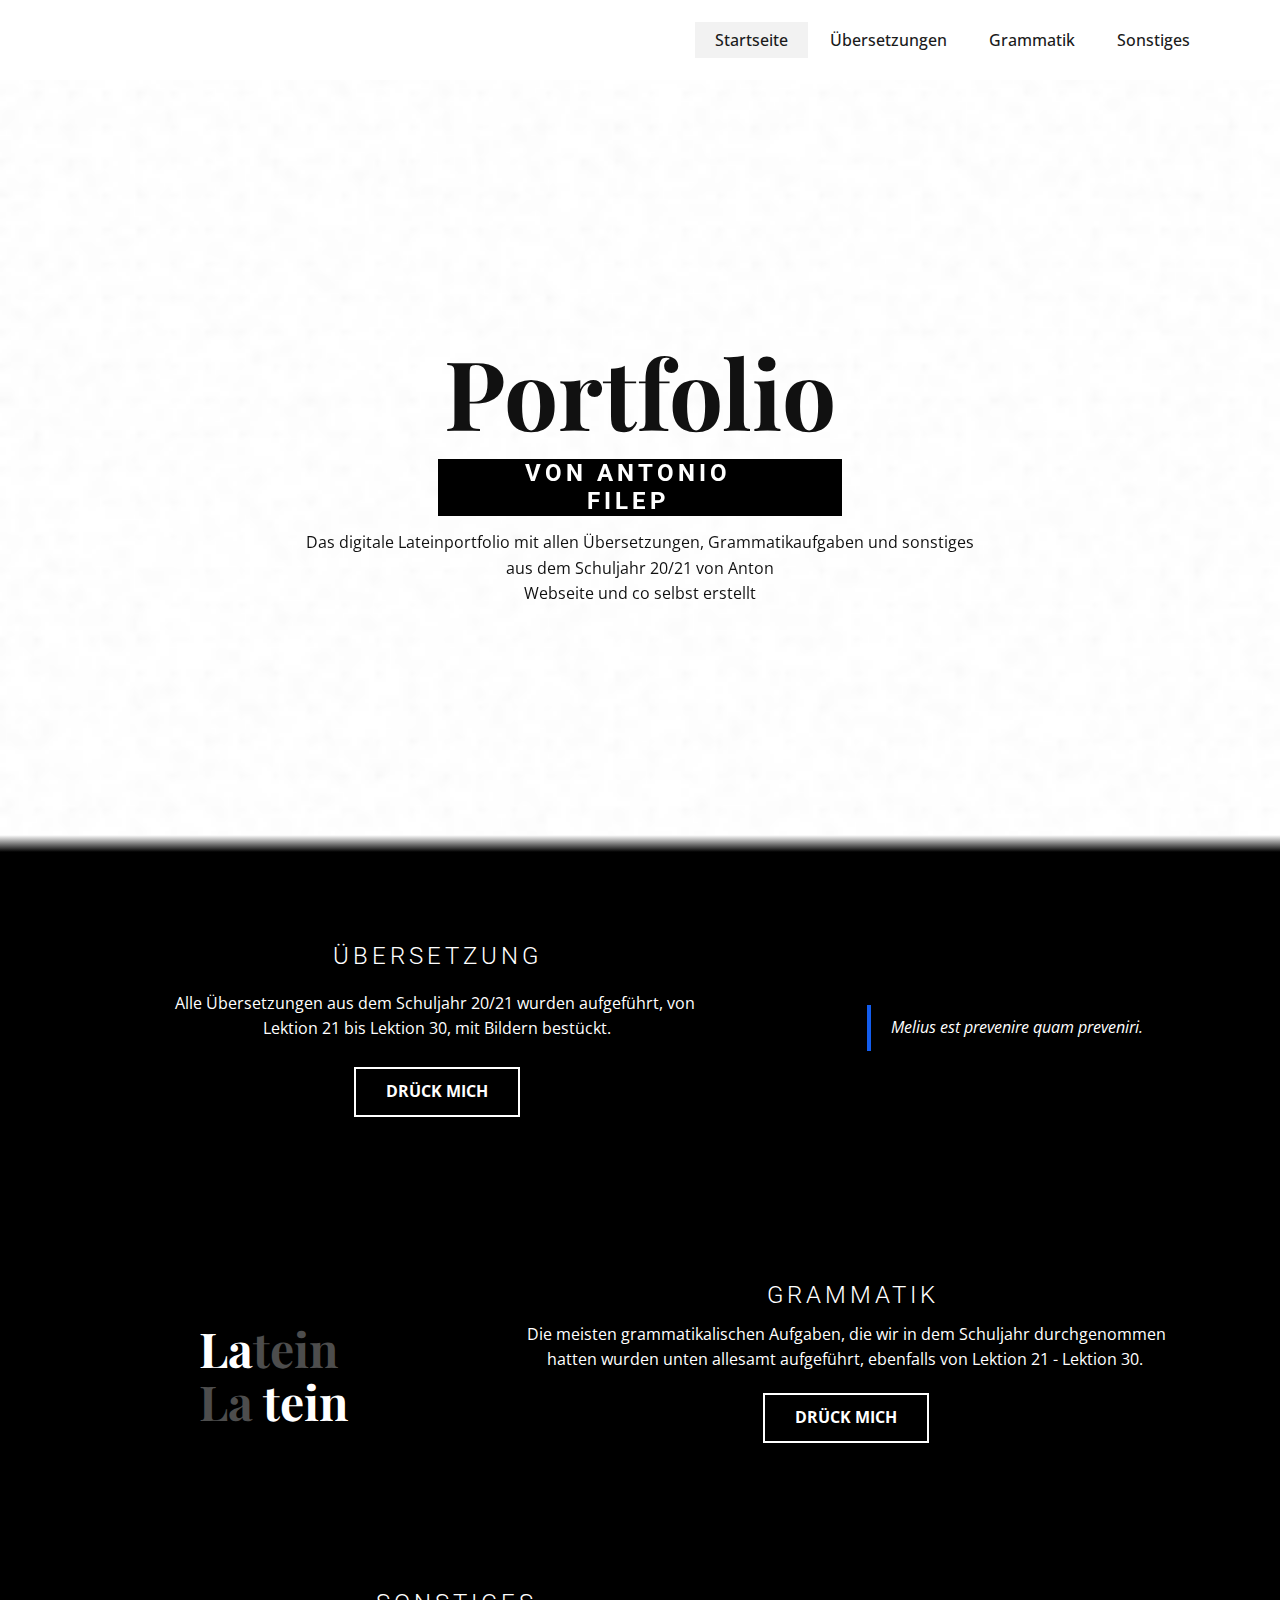
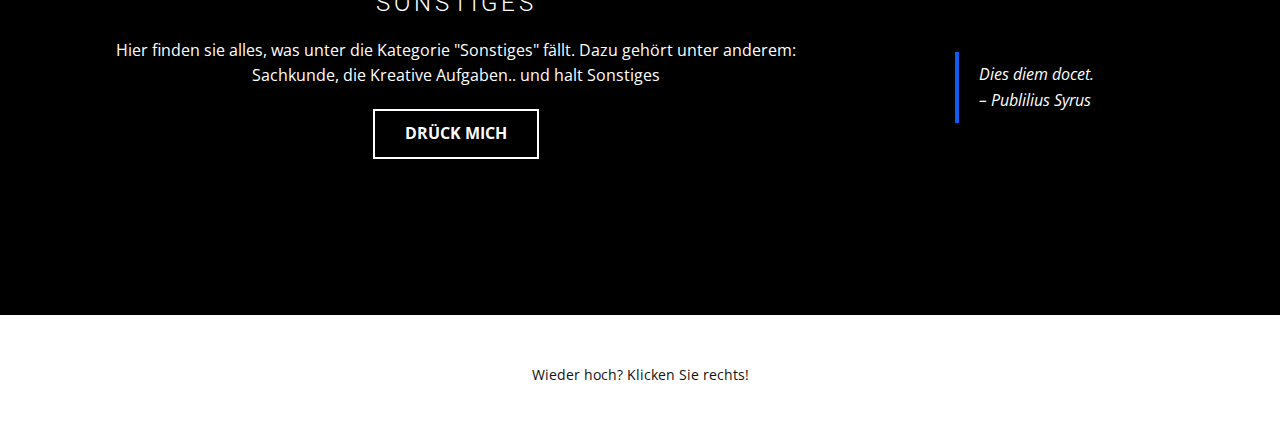
<file: Startseite.html>
<!DOCTYPE html>
<html style="font-size: 16px;">
  <head>
    <meta name="viewport" content="width=device-width, initial-scale=1.0">
    <meta charset="utf-8">
    <meta name="keywords" content="Portfolio, Our advantages, Creative form in our design, Testimonials, Contact, Follow">
    <meta name="description" content="">
    <meta name="page_type" content="np-template-header-footer-from-plugin">
    <title>Startseite</title>
    <link rel="stylesheet" href="nicepage.css" media="screen">
<link rel="stylesheet" href="Startseite.css" media="screen">
    <script class="u-script" type="text/javascript" src="jquery.js" defer=""></script>
    <script class="u-script" type="text/javascript" src="nicepage.js" defer=""></script>
    <meta name="generator" content="Nicepage 3.16.0, nicepage.com">
    <link id="u-theme-google-font" rel="stylesheet" href="https://fonts.googleapis.com/css?family=Roboto:100,100i,300,300i,400,400i,500,500i,700,700i,900,900i|Open+Sans:300,300i,400,400i,600,600i,700,700i,800,800i">
    <link id="u-page-google-font" rel="stylesheet" href="https://fonts.googleapis.com/css?family=Playfair+Display:400,400i,500,500i,600,600i,700,700i,800,800i,900,900i">
    
    
    
    
    <script type="application/ld+json">{
		"@context": "http://schema.org",
		"@type": "Organization",
		"name": "",
		"url": "index.html"
}</script>
    <meta property="og:title" content="Startseite">
    <meta property="og:type" content="website">
    <meta name="theme-color" content="#135dee">
    <link rel="canonical" href="index.html">
    <meta property="og:url" content="index.html">
  </head>
  <body class="u-body"><header class="u-clearfix u-header u-header" id="sec-453f"><div class="u-clearfix u-sheet u-sheet-1">
        <nav class="u-menu u-menu-dropdown u-offcanvas u-menu-1">
          <div class="menu-collapse" style="font-size: 1rem; letter-spacing: 0px; font-weight: 500;">
            <a class="u-button-style u-custom-active-border-color u-custom-active-color u-custom-border u-custom-border-color u-custom-borders u-custom-hover-border-color u-custom-hover-color u-custom-left-right-menu-spacing u-custom-padding-bottom u-custom-text-active-color u-custom-text-color u-custom-text-hover-color u-custom-top-bottom-menu-spacing u-nav-link u-text-active-palette-1-base u-text-hover-palette-2-base" href="#">
              <svg><use xmlns:xlink="http://www.w3.org/1999/xlink" xlink:href="#menu-hamburger"></use></svg>
              <svg version="1.1" xmlns="http://www.w3.org/2000/svg" xmlns:xlink="http://www.w3.org/1999/xlink"><defs><symbol id="menu-hamburger" viewBox="0 0 16 16" style="width: 16px; height: 16px;"><rect y="1" width="16" height="2"></rect><rect y="7" width="16" height="2"></rect><rect y="13" width="16" height="2"></rect>
</symbol>
</defs></svg>
            </a>
          </div>
          <div class="u-custom-menu u-nav-container">
            <ul class="u-nav u-spacing-2 u-unstyled u-nav-1"><li class="u-nav-item"><a class="u-active-grey-5 u-border-active-palette-1-base u-border-hover-palette-1-base u-button-style u-hover-grey-10 u-nav-link u-text-active-grey-90 u-text-grey-90 u-text-hover-grey-90" href="Startseite.html" style="padding: 10px 20px;">Startseite</a>
</li><li class="u-nav-item"><a class="u-active-grey-5 u-border-active-palette-1-base u-border-hover-palette-1-base u-button-style u-hover-grey-10 u-nav-link u-text-active-grey-90 u-text-grey-90 u-text-hover-grey-90" href="Übersetzungen.html" style="padding: 10px 20px;">Übersetzungen</a>
</li><li class="u-nav-item"><a class="u-active-grey-5 u-border-active-palette-1-base u-border-hover-palette-1-base u-button-style u-hover-grey-10 u-nav-link u-text-active-grey-90 u-text-grey-90 u-text-hover-grey-90" href="Grammatik.html" style="padding: 10px 20px;">Grammatik</a>
</li><li class="u-nav-item"><a class="u-active-grey-5 u-border-active-palette-1-base u-border-hover-palette-1-base u-button-style u-hover-grey-10 u-nav-link u-text-active-grey-90 u-text-grey-90 u-text-hover-grey-90" href="Sonstiges.html" style="padding: 10px 20px;">Sonstiges</a>
</li></ul>
          </div>
          <div class="u-custom-menu u-nav-container-collapse">
            <div class="u-black u-container-style u-inner-container-layout u-opacity u-opacity-95 u-sidenav">
              <div class="u-sidenav-overflow">
                <div class="u-menu-close"></div>
                <ul class="u-align-center u-nav u-popupmenu-items u-unstyled u-nav-2"><li class="u-nav-item"><a class="u-button-style u-nav-link" href="Startseite.html" style="padding: 10px 20px;">Startseite</a>
</li><li class="u-nav-item"><a class="u-button-style u-nav-link" href="Übersetzungen.html" style="padding: 10px 20px;">Übersetzungen</a>
</li><li class="u-nav-item"><a class="u-button-style u-nav-link" href="Grammatik.html" style="padding: 10px 20px;">Grammatik</a>
</li><li class="u-nav-item"><a class="u-button-style u-nav-link" href="Sonstiges.html" style="padding: 10px 20px;">Sonstiges</a>
</li></ul>
              </div>
            </div>
            <div class="u-black u-menu-overlay u-opacity u-opacity-70"></div>
          </div>
        </nav>
      </div></header>
    <section class="u-align-center u-clearfix u-image u-section-1" id="carousel_c2cf" data-image-width="150" data-image-height="150">
      <div class="u-clearfix u-sheet u-valign-middle-lg u-valign-middle-md u-valign-middle-sm u-valign-middle-xs u-sheet-1">
        <h2 class="u-custom-font u-font-playfair-display u-text u-text-1" data-animation-name="fadeIn" data-animation-duration="1000" data-animation-delay="0">Portfolio</h2>
        <div class="u-align-center-xs u-black u-container-style u-expanded-width-xs u-group u-group-1" data-animation-name="fadeIn" data-animation-duration="1000" data-animation-delay="500">
          <div class="u-container-layout u-valign-middle u-container-layout-1">
            <h4 class="u-text u-text-2" data-animation-name="fadeIn" data-animation-duration="1000" data-animation-delay="750">von antonio filep</h4>
          </div>
        </div>
        <p class="u-text u-text-3" data-animation-name="fadeIn" data-animation-duration="1000" data-animation-delay="0">Das digitale Lateinportfolio mit allen Übersetzungen, Grammatikaufgaben und sonstiges aus dem Schuljahr 20/21 von Anton<br>Webseite und co selbst erstellt
        </p>
      </div>
    </section>
    <section class="u-clearfix u-gradient u-section-2" id="sec-7248">
      <div class="u-clearfix u-sheet u-sheet-1"></div>
    </section>
    <section class="u-black u-clearfix u-section-3" id="carousel_e2d5">
      <div class="u-clearfix u-sheet u-valign-middle u-sheet-1">
        <div class="u-clearfix u-expanded-width u-gutter-20 u-layout-wrap u-layout-wrap-1">
          <div class="u-layout">
            <div class="u-layout-row">
              <div class="u-size-60">
                <div class="u-layout-col">
                  <div class="u-size-20">
                    <div class="u-layout-row">
                      <div class="u-container-style u-layout-cell u-size-39 u-layout-cell-1">
                        <div class="u-container-layout u-container-layout-1">
                          <h5 class="u-align-center u-text u-text-1">übersetzung</h5>
                          <p class="u-align-center u-text u-text-2">Alle Übersetzungen aus dem Schuljahr 20/21 wurden aufgeführt, von&nbsp;<br>Lektion 21 bis Lektion 30, mit Bildern bestückt.
                          </p>
                          <a href="Übersetzungen.html" data-page-id="39152856" class="u-black u-border-2 u-border-white u-btn u-button-style u-hover-grey-80 u-text-body-alt-color u-text-hover-white u-btn-1" data-animation-name="fadeIn" data-animation-duration="1000" data-animation-delay="0">drück mich</a>
                        </div>
                      </div>
                      <div class="u-container-style u-layout-cell u-size-21 u-layout-cell-2">
                        <div class="u-container-layout u-container-layout-2">
                          <blockquote class="u-text u-text-3">Melius est prevenire quam preveniri.</blockquote>
                        </div>
                      </div>
                    </div>
                  </div>
                  <div class="u-size-20">
                    <div class="u-layout-row">
                      <div class="u-align-center-sm u-align-center-xs u-align-left-lg u-align-left-md u-align-left-xl u-container-style u-layout-cell u-shape-rectangle u-size-22 u-layout-cell-3">
                        <div class="u-container-layout u-container-layout-3">
                          <h2 class="u-custom-font u-font-playfair-display u-text u-text-4">La<span class="u-text-grey-70">tein</span>
                            <span class="u-text-grey-70">
                              <br>La
                            </span>tein<br>
                          </h2>
                        </div>
                      </div>
                      <div class="u-container-style u-layout-cell u-size-38 u-layout-cell-4">
                        <div class="u-container-layout u-container-layout-4">
                          <h5 class="u-align-center u-text u-text-5">Grammatik</h5>
                          <p class="u-align-center u-text u-text-6">Die meisten grammatikalischen Aufgaben, die wir in dem Schuljahr durchgenommen hatten wurden unten allesamt aufgeführt, ebenfalls von Lektion 21 - Lektion 30.&nbsp;</p>
                          <a href="Grammatik.html" data-page-id="818712938" class="u-black u-border-2 u-border-white u-btn u-button-style u-hover-grey-80 u-text-body-alt-color u-text-hover-white u-btn-2" data-animation-name="fadeIn" data-animation-duration="1000" data-animation-delay="0">drück mich</a>
                        </div>
                      </div>
                    </div>
                  </div>
                  <div class="u-size-20">
                    <div class="u-layout-row">
                      <div class="u-align-center u-container-style u-layout-cell u-size-41 u-layout-cell-5">
                        <div class="u-container-layout u-container-layout-5">
                          <h5 class="u-text u-text-7">sonstiges</h5>
                          <p class="u-text u-text-8">Hier finden sie alles, was unter die Kategorie "Sonstiges" fällt. Dazu gehört unter anderem: Sachkunde, die Kreative Aufgaben.. und halt Sonstiges</p>
                          <a href="Sonstiges.html" data-page-id="69104429" class="u-black u-border-2 u-border-white u-btn u-button-style u-hover-grey-80 u-text-body-alt-color u-text-hover-white u-btn-3" data-animation-name="fadeIn" data-animation-duration="1000" data-animation-delay="0">drück mich</a>
                        </div>
                      </div>
                      <div class="u-container-style u-layout-cell u-size-19 u-layout-cell-6">
                        <div class="u-container-layout u-container-layout-6">
                          <blockquote class="u-text u-text-9">Dies diem docet.&nbsp;<br>– Publilius Syrus
                          </blockquote>
                        </div>
                      </div>
                    </div>
                  </div>
                </div>
              </div>
            </div>
          </div>
        </div>
      </div>
    </section>
    
	<footer class="u-align-center u-clearfix u-footer u-white u-footer" id="sec-1c70"><div class="u-clearfix u-sheet u-sheet-1">
    <p class="u-small-text u-text u-text-variant u-text-1">Wieder hoch? Klicken Sie rechts!</p>
    <span style="height: 64px; width: 64px; margin-left: 0px; margin-right: auto; margin-top: 0px; background-image: none; right: 20px; bottom: 20px" class="u-back-to-top u-black u-icon u-icon-circle u-opacity u-opacity-85 u-spacing-16" data-href="#">
     <svg class="u-svg-link" preserveAspectRatio="xMidYMin slice" viewBox="0 0 551.13 551.13"><use xmlns:xlink="http://www.w3.org/1999/xlink" xlink:href="#svg-1d98"></use></svg>
     <svg class="u-svg-content" enable-background="new 0 0 551.13 551.13" viewBox="0 0 551.13 551.13" xmlns="http://www.w3.org/2000/svg" id="svg-1d98"><path d="m275.565 189.451 223.897 223.897h51.668l-275.565-275.565-275.565 275.565h51.668z"></path></svg>
    </span>
  </body>
</html>
</file>
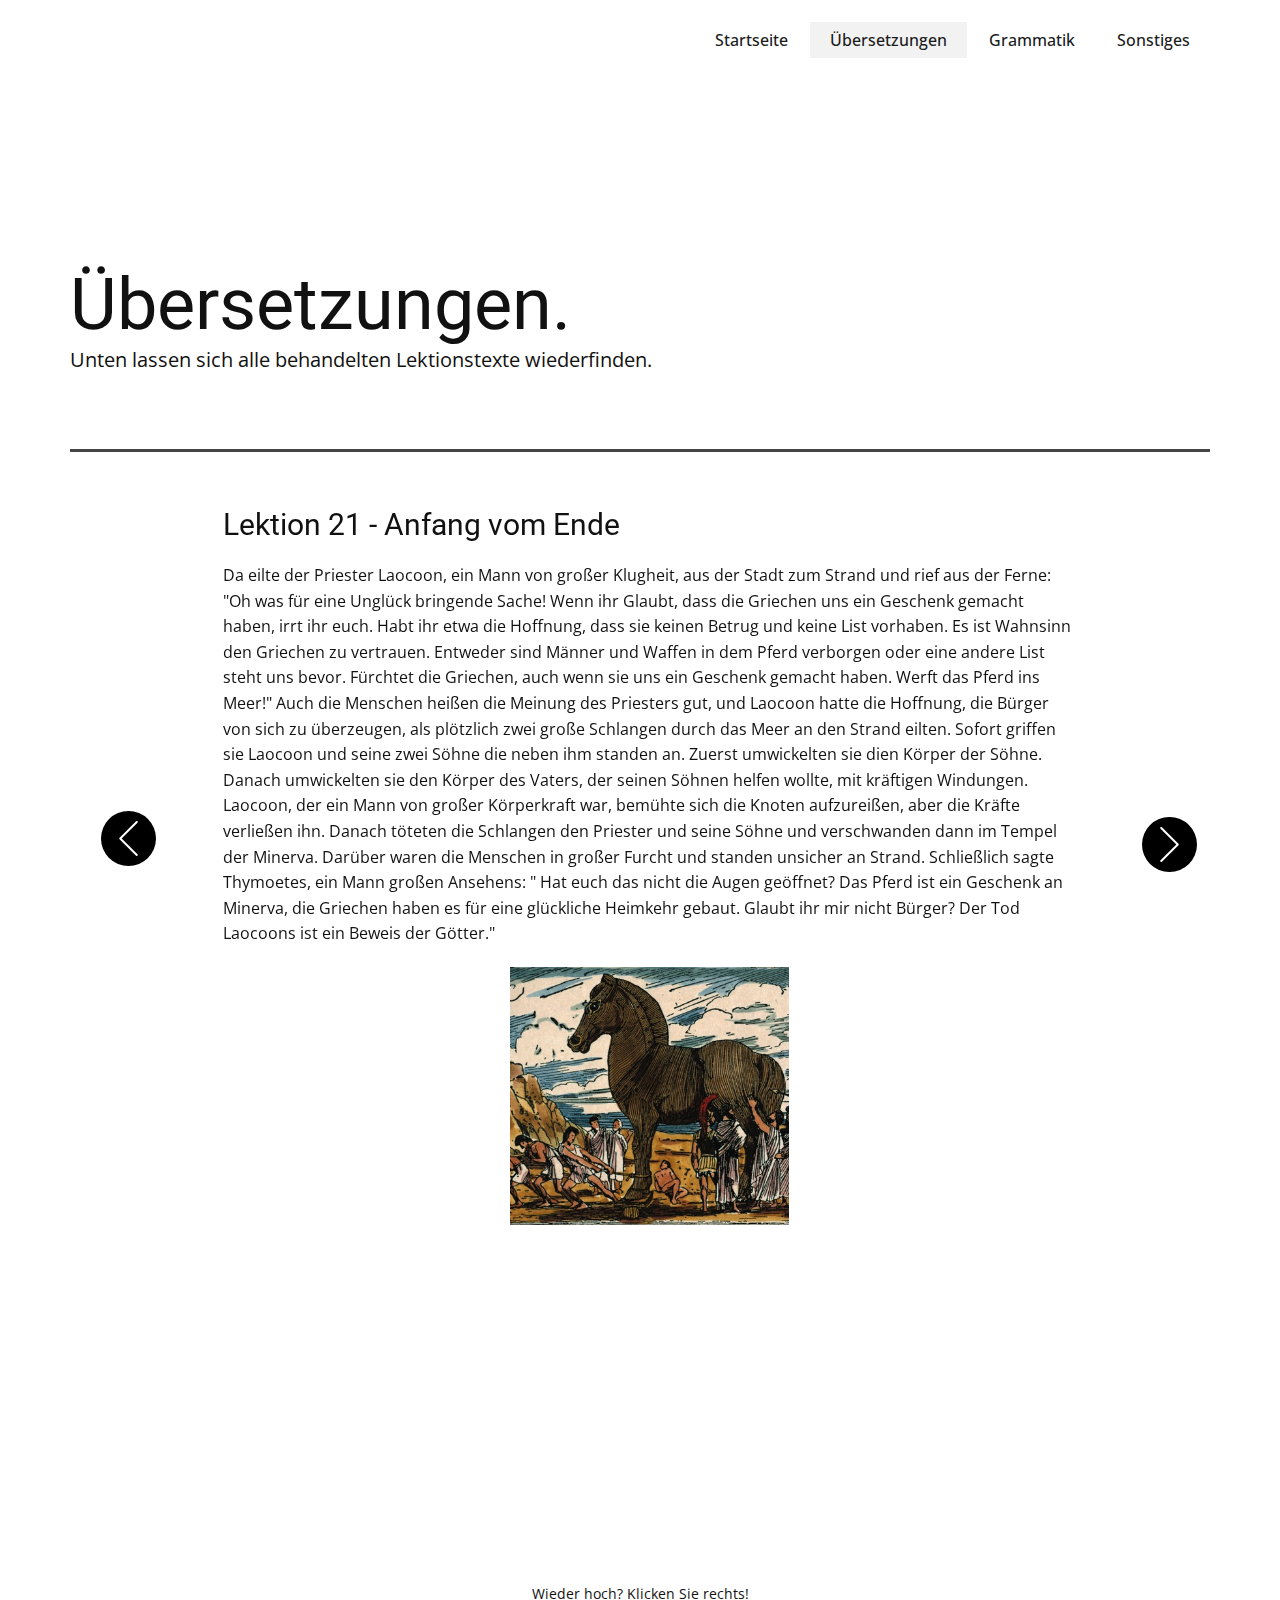
<file: Übersetzungen.html>
<!DOCTYPE html>
<html style="font-size: 16px;">
  <head>
    <meta name="viewport" content="width=device-width, initial-scale=1.0">
    <meta charset="utf-8">
    <meta name="keywords" content="Übersetzungen.">
    <meta name="description" content="">
    <meta name="page_type" content="np-template-header-footer-from-plugin">
    <title>Übersetzungen</title>
    <link rel="stylesheet" href="nicepage.css" media="screen">
<link rel="stylesheet" href="Übersetzungen.css" media="screen">
    <script class="u-script" type="text/javascript" src="jquery.js" defer=""></script>
    <script class="u-script" type="text/javascript" src="nicepage.js" defer=""></script>
    <meta name="generator" content="Nicepage 3.16.0, nicepage.com">
    <link id="u-theme-google-font" rel="stylesheet" href="https://fonts.googleapis.com/css?family=Roboto:100,100i,300,300i,400,400i,500,500i,700,700i,900,900i|Open+Sans:300,300i,400,400i,600,600i,700,700i,800,800i">
    
    
    
    <script type="application/ld+json">{
		"@context": "http://schema.org",
		"@type": "Organization",
		"name": "",
		"url": "index.html"
}</script>
    <meta property="og:title" content="Übersetzungen">
    <meta property="og:type" content="website">
    <meta name="theme-color" content="#135dee">
    <link rel="canonical" href="index.html">
    <meta property="og:url" content="index.html">
  </head>
  <body class="u-body"><header class="u-clearfix u-header u-header" id="sec-453f"><div class="u-clearfix u-sheet u-sheet-1">
        <nav class="u-menu u-menu-dropdown u-offcanvas u-menu-1">
          <div class="menu-collapse" style="font-size: 1rem; letter-spacing: 0px; font-weight: 500;">
            <a class="u-button-style u-custom-active-border-color u-custom-active-color u-custom-border u-custom-border-color u-custom-borders u-custom-hover-border-color u-custom-hover-color u-custom-left-right-menu-spacing u-custom-padding-bottom u-custom-text-active-color u-custom-text-color u-custom-text-hover-color u-custom-top-bottom-menu-spacing u-nav-link u-text-active-palette-1-base u-text-hover-palette-2-base" href="#">
              <svg><use xmlns:xlink="http://www.w3.org/1999/xlink" xlink:href="#menu-hamburger"></use></svg>
              <svg version="1.1" xmlns="http://www.w3.org/2000/svg" xmlns:xlink="http://www.w3.org/1999/xlink"><defs><symbol id="menu-hamburger" viewBox="0 0 16 16" style="width: 16px; height: 16px;"><rect y="1" width="16" height="2"></rect><rect y="7" width="16" height="2"></rect><rect y="13" width="16" height="2"></rect>
</symbol>
</defs></svg>
            </a>
          </div>
          <div class="u-custom-menu u-nav-container">
            <ul class="u-nav u-spacing-2 u-unstyled u-nav-1"><li class="u-nav-item"><a class="u-active-grey-5 u-border-active-palette-1-base u-border-hover-palette-1-base u-button-style u-hover-grey-10 u-nav-link u-text-active-grey-90 u-text-grey-90 u-text-hover-grey-90" href="Startseite.html" style="padding: 10px 20px;">Startseite</a>
</li><li class="u-nav-item"><a class="u-active-grey-5 u-border-active-palette-1-base u-border-hover-palette-1-base u-button-style u-hover-grey-10 u-nav-link u-text-active-grey-90 u-text-grey-90 u-text-hover-grey-90" href="Übersetzungen.html" style="padding: 10px 20px;">Übersetzungen</a>
</li><li class="u-nav-item"><a class="u-active-grey-5 u-border-active-palette-1-base u-border-hover-palette-1-base u-button-style u-hover-grey-10 u-nav-link u-text-active-grey-90 u-text-grey-90 u-text-hover-grey-90" href="Grammatik.html" style="padding: 10px 20px;">Grammatik</a>
</li><li class="u-nav-item"><a class="u-active-grey-5 u-border-active-palette-1-base u-border-hover-palette-1-base u-button-style u-hover-grey-10 u-nav-link u-text-active-grey-90 u-text-grey-90 u-text-hover-grey-90" href="Sonstiges.html" style="padding: 10px 20px;">Sonstiges</a>
</li></ul>
          </div>
          <div class="u-custom-menu u-nav-container-collapse">
            <div class="u-black u-container-style u-inner-container-layout u-opacity u-opacity-95 u-sidenav">
              <div class="u-sidenav-overflow">
                <div class="u-menu-close"></div>
                <ul class="u-align-center u-nav u-popupmenu-items u-unstyled u-nav-2"><li class="u-nav-item"><a class="u-button-style u-nav-link" href="Startseite.html" style="padding: 10px 20px;">Startseite</a>
</li><li class="u-nav-item"><a class="u-button-style u-nav-link" href="Übersetzungen.html" style="padding: 10px 20px;">Übersetzungen</a>
</li><li class="u-nav-item"><a class="u-button-style u-nav-link" href="Grammatik.html" style="padding: 10px 20px;">Grammatik</a>
</li><li class="u-nav-item"><a class="u-button-style u-nav-link" href="Sonstiges.html" style="padding: 10px 20px;">Sonstiges</a>
</li></ul>
              </div>
            </div>
            <div class="u-black u-menu-overlay u-opacity u-opacity-70"></div>
          </div>
        </nav>
      </div></header>
    <section class="-lg -md -xl -xs u-align-left u-clearfix u-section-1" src="" id="sec-6f9a">
      <div class="u-clearfix u-sheet u-sheet-1">
        <h1 class="u-text u-title u-text-1">Übersetzungen.</h1>
        <p class="u-large-text u-text u-text-variant u-text-2">Unten lassen sich alle behandelten Lektionstexte wiederfinden.</p>
      </div>
    </section>
    <section class="u-align-center u-clearfix u-section-2" id="sec-4baa">
      <div class="u-clearfix u-sheet u-valign-top u-sheet-1">
        <div class="u-border-3 u-border-grey-dark-1 u-expanded-width u-line u-line-horizontal u-line-1"></div>
        <div id="carousel-1c88" data-interval="5000" data-u-ride="carousel" class="u-carousel u-slider u-slider-1">
          <ol class="u-absolute-hcenter u-carousel-indicators u-hidden u-carousel-indicators-1">
            <li data-u-target="#carousel-1c88" class="u-active u-grey-30" data-u-slide-to="0"></li>
            <li data-u-target="#carousel-1c88" class="u-grey-30" data-u-slide-to="1"></li>
            <li data-u-target="#carousel-1c88" class="u-grey-30" data-u-slide-to="2"></li>
            <li data-u-target="#carousel-1c88" class="u-grey-30" data-u-slide-to="3"></li>
            <li data-u-target="#carousel-1c88" class="u-grey-30" data-u-slide-to="4"></li>
            <li data-u-target="#carousel-1c88" class="u-grey-30" data-u-slide-to="5"></li>
            <li data-u-target="#carousel-1c88" class="u-grey-30" data-u-slide-to="6"></li>
            <li data-u-target="#carousel-1c88" class="u-grey-30" data-u-slide-to="7"></li>
            <li data-u-target="#carousel-1c88" class="u-grey-30" data-u-slide-to="8"></li>
            <li data-u-target="#carousel-1c88" class="u-grey-30" data-u-slide-to="9"></li>
          </ol>
          <div class="u-carousel-inner" role="listbox">
            <div class="u-active u-align-center-sm u-align-center-xs u-align-left-lg u-align-left-md u-align-left-xl u-carousel-item u-container-style u-slide">
              <div class="u-container-layout u-valign-bottom-sm u-valign-bottom-xs u-container-layout-1">
                <h3 class="u-text u-text-1">Lektion 21 -&nbsp;Anfang vom Ende</h3>
                <p class="u-text u-text-2">Da eilte der Priester Laocoon, ein Mann von großer Klugheit, aus der Stadt zum Strand und rief aus der Ferne:<br>"Oh was für eine Unglück bringende Sache! Wenn ihr Glaubt, dass die Griechen uns ein Geschenk gemacht<br>haben, irrt ihr euch. Habt ihr etwa die Hoffnung, dass sie keinen Betrug und keine List vorhaben. Es ist Wahnsinn<br>den Griechen zu vertrauen. Entweder sind Männer und Waffen in dem Pferd verborgen oder eine andere List<br>steht uns bevor. Fürchtet die Griechen, auch wenn sie uns ein Geschenk gemacht haben. Werft das Pferd ins<br>Meer!" Auch die Menschen heißen die Meinung des Priesters gut, und Laocoon hatte die Hoffnung, die Bürger<br>von sich zu überzeugen, als plötzlich zwei große Schlangen durch das Meer an den Strand eilten. Sofort griffen<br>sie Laocoon und seine zwei Söhne die neben ihm standen an. Zuerst umwickelten sie dien Körper der Söhne.<br>Danach umwickelten sie den Körper des Vaters, der seinen Söhnen helfen wollte, mit kräftigen Windungen.<br>Laocoon, der ein Mann von großer Körperkraft war, bemühte sich die Knoten aufzureißen, aber die Kräfte<br>verließen ihn. Danach töteten die Schlangen den Priester und seine Söhne und verschwanden dann im Tempel<br>der Minerva. Darüber waren die Menschen in großer Furcht und standen unsicher an Strand. Schließlich sagte<br>Thymoetes, ein Mann großen Ansehens: " Hat euch das nicht die Augen geöffnet? Das Pferd ist ein Geschenk an<br>Minerva, die Griechen haben es für eine glückliche Heimkehr gebaut. Glaubt ihr mir nicht Bürger? Der Tod<br>Laocoons ist ein Beweis der Götter."
                </p>
                <img alt="" class="u-expanded-width-sm u-expanded-width-xs u-image u-image-default u-image-1" data-image-width="704" data-image-height="396" src="images/troja-pferd-100__v-gseapremiumxl.jpg">
              </div>
            </div>
            <div class="u-align-center-sm u-align-center-xs u-align-left-lg u-align-left-md u-align-left-xl u-carousel-item u-container-style u-slide">
              <div class="u-container-layout u-valign-bottom-sm u-valign-bottom-xs u-container-layout-2">
                <h3 class="u-text u-text-3">Lektion 22 -&nbsp;Fauler Zauber</h3>
                <p class="u-text u-text-4">Bald kehrte Eurylochus alleine zurück und sagte: „Ich fürchte mich, diese Sachen zu erzählen, welche passiert<br>sind, aber ich werde aufrecht und wahrhaft erzählen: Wir waren zu einem großen Palast gekommen. Plötzlich<br>erschien eine hübsche Frau, sie lud uns mit sanften Worten in den Palast ein. Ich blieb am Eingang stehen, weil<br>ich Betrug und auch Hinterhalt befürchtete. Die Frau reichte den Gefährten einen Trank, den sie gerne<br>entgegennahmen. Sofort verwandelten sie sich in Schweine.“ Sobald Odysseus diese Dinge hörte, nahm er das<br>Schwert und eilte zum Palast. Ihm begegnete Merkur: Du wirst diesen Ort nicht unbeschadet verlassen, du wirst<br>die Gefährten nicht unverletzt von dieser Insel führen ohne die Hilfe der Götter. Also trage dieses (Heil-)Mittel mit<br>dir! Mit der Kraft dieses Mittels wirst du den Zauberkünsten von Circe entkommen.“ Sobald Odysseus zum Palst<br>kam, rief er Circe nach draußen heraus. Diese erschien sofort, führte ihn nach drinnen, reichte ihm einen Trank.<br>Odysseus zögerte nicht, ihn zu trinken. Darauf sagte Circe: ‚Gehe fort in den Schweinestall‘ und berührte ihn mit<br>einem Stab. Sie blickte Odysseus verblüfft an. Dieser nahm nicht die Gestalt eines Schweines an, sondern zückte<br>grimmig das Schwert und gab vor, dass er sie tötete. Circe warf sich ihm zu Füßen und flehte auf diese Weise/<br>folgendermaßen: „Halte den Zorn zurück, lass mich leben! Merkur hatte vorausgesagt, dass ich alle Sterblichen<br>verwandeln kann außer Odysseus. Wenn du Odysseus bist, sei mein Freund!“ Auf diese Worte antwortete<br>Odysseus – obwohl er vor Liebe bereits brannte – barsch: „Wie kann ich dir denn Vertrauen schenken? Bevor ich<br>dir ein Freund bin, schwöre beim Styx: ‚Ich werde damit aufhören, dir zu schaden und werde deinen Gefährten<br>die menschlichen Gestalten zurückgeben.'
                </p>
                <img alt="" class="u-expanded-width-sm u-expanded-width-xs u-image u-image-default u-image-2" data-image-width="704" data-image-height="396" src="images/odysseus-100_v-gseapremiumxl.jpg">
              </div>
            </div>
            <div class="u-align-center-sm u-align-center-xs u-align-left-lg u-align-left-md u-align-left-xl u-carousel-item u-container-style u-slide">
              <div class="u-container-layout u-valign-bottom-sm u-valign-bottom-xs u-container-layout-3">
                <h3 class="u-text u-text-5">Lektion 23 -&nbsp;Die Flucht des Äneas</h3>
                <p class="u-text u-text-6">"Merkur wurde von Jupiter befohlen, Äneas an den Willen der Götter zu erinnern; daher forderte er bald den<br>Anführer der Trojaner auf: „Denke an das neue Vaterland, welches dir in Italien bestimmt worden ist, denke an<br>das neue Geschlecht, dessen Schicksal es ist, Italien und den ganzen Erdkreis zu regieren. Versammle die<br>Gefährten am Strand, bereite das Schiff, segle!“ Äneas war in der Seele/ im Herzen verwirrt, weil er Dido nicht<br>zurücklassen wollte; er erahnte ihren Schmerz und ihre Wut. Dann befiel ihn das Verlangen nach Flucht. Sofort<br>sammelte er die Gefährten am Strand und befahl ihnen, das Schiff zu bereiten; er beschloss, Dido später über die<br>Abreise zu unterrichten. Die Königin aber erahnte die Täuschungen und ging mit bitteren Worten zu Äneas hin:<br>„Willst du vor mir fliehen, Grausamer? Hast du etwa gehofft, dass du so viel Unrecht verheimlichen kannst und<br>dass du stillschweigend aus meinem Land weggehen kannst? Hält dich etwa weder unsere Liebe fest noch die<br>Treue, die du gegeben hast, noch Dido, die dem Tod geweiht ist? Siehe diese Tränen und habe Mitleid, ich bitte<br>dich, ändere den Plan!“ Äneas wurde zwar von Didos Schmerz heftig berührt, dennoch schwieg er und mied ihre<br>Augen. Endlich sagte er: Halte die Tränen zurück, Königin, halte den Zorn zurück! Du irrst, wenn du glaubst,<br>dass du von mir getäuscht wirst. Ich habe dir niemals die Heirat versprochen, ich wollte nichts verheimlichen.<br>Höre auf, sowohl mich als auch dich mit deinen Klagen zu reizen. Ich verlasse dich nicht aus freien Stücken; ich<br>bin von den Göttern gezwungen wurden, wegzugehen. Was mir die Götter befohlen haben, das muss ich<br>machen."
                </p>
                <img alt="" class="u-expanded-width-sm u-expanded-width-xs u-image u-image-default u-image-3" data-image-width="988" data-image-height="728" src="images/AKG1656983.jpg">
              </div>
            </div>
            <div class="u-align-center-sm u-align-center-xs u-align-left-lg u-align-left-md u-align-left-xl u-carousel-item u-container-style u-slide">
              <div class="u-container-layout u-valign-bottom-sm u-valign-bottom-xs u-container-layout-4">
                <h3 class="u-text u-text-7">Lektion 24 -&nbsp;Eine Stadt wird gegründet</h3>
                <p class="u-text u-text-8">"Romulus und Remus wünschten in dieser Gegend, wo sie ausgesetzt worden waren, eine Stadt zu gründen. An<br>diesem Ort, an welchem sie von der Wölfin entdeckt und genährt worden waren, entschlossen sie sich, eine<br>Stadtmauer zu errichten. Sie waren bereits mit Rieseneifer am Bau beschäftigt, als Remus fragte: „Welcher von<br>beiden wird der Stadt den Namen geben? Welcher von beiden wird diese Stadt regieren?“ Bald stritten die Brüder<br>heftig unter sich, weil sie sich über diese Dinge nicht einigen konnten; denn beide waren vom Wunsch zu regieren<br>befallen. Endlich sagte einer von den Brüdern: „Da ja zwischen uns ja keine Einigung zustande gekommen ist,<br>brauchen wir die Hilfe der Götter.“ Und so nahmen beide eine Wahrsagung durch den Vogelflug vor – Romulus<br>auf dem Palatin, Remus auf dem Aventin. Dem Remus erschienen die ersten sechs Geier. Dieser<br>rief sofort: „Ich bin König!“ Aber wenig später zeigte sich dem Romulus eine doppelt so große Anzahl von Geiern.<br>Dieser zögerte nicht, das Königreich für sich zu beanspruchen und sagte: „Ich erkenne deine Vogelschau nicht<br>an, Bruder. Die Anzahl der Vögel nämlich ist ausschlaggebend, nicht die Zeit. Aus diesem Grunde werde ich der<br>Stadt den Namen geben, ich werde die Stadt regieren, sobald die Stadtmauern errichtet sein werden.“ Darauf<br>wurde Remus von Wut ergriffen und verspottete den Bruder. Er sagte: „Auf welche Weise wirst du die Stadt vor<br>Gefahren verteidigen, wenn sie von so kleinen Mauern umgegeben sein wird?“, und übersprang die neuen<br>Mauern. Erzürnt wegen dieser Dreistigkeit hat ihn der Bruder getötet. So erlangte allein Romulus die<br>Königsherrschaft, demgemäß wurde die neue Stadt nach dem Namen von Romulus „Rom“ genannt."
                </p>
                <img alt="" class="u-expanded-width-sm u-expanded-width-xs u-image u-image-default u-image-4" data-image-width="704" data-image-height="396" src="images/wfantikelupagjpg102__v-gseapremiumxl.jpg">
              </div>
            </div>
            <div class="u-align-center-sm u-align-center-xs u-align-left-lg u-align-left-md u-align-left-xl u-carousel-item u-container-style u-slide">
              <div class="u-container-layout u-container-layout-5">
                <h3 class="u-text u-text-9">Lektion 25 -&nbsp;Wer zuletzt lacht...</h3>
                <p class="u-text u-text-10">"Der König Tarquinius herrschte stolz und grausam, deshalb war es der Hochmütige genannt worden.<br>Das Volk liebte ihn nicht, weil es zu schweren Arbeiten gezwungen worden war.<br>Sogar viele Patrizier waren ihm Feind, da sie von öffentlichen Ämtern ausgeschlossen worden waren. Weil<br>Tarquinius durch die Furcht vor Anschlägen veranlasst worden war, beseitigte er den führenden/ersten Mann des<br>Staates. Er fürchtete sogar seine Neffen: Den einen tötete er, das Leben des anderen verschonte er, da er glaubte, dass von diesem/ ihm keine Gefahr ausgehe. Dieser hatte vorgetäuscht, dass er dumm sei und hatte die Ungerechtigkeit des Königs im gerechten Herzen ertragen. Sogar den Beinamen Brutus hatte er nicht zurückgewiesen.<br>Deshalb lebte er, weil er von Tarquinius nicht durchschaut worden war, ein sicheres Leben.<br>Aber an eine bestimmten Tag wandte der König sich, da er von dem schrecklichen Zeichen der Götter beunruhigt<br>worden war, so an Brutus: „Ich beschloss, meine zwei Söhne nach Delphi zu schicken; sie werden das Orakel über mein Schicksal befragen. Du, Brutus, wirst ihr Begleiter sein.“ Brutus sagte mit großer Freude erfüllt nichts. Bald eilten die Söhne des Königs mit Brutus nach Delphi. Nachdem sie dorthin gekommen waren , führten sie die Aufträge des Vaters aus. Daraufhin&nbsp;wünschten&nbsp;die Brüder das Orakel über ihr Schicksal zu befragen. In Anwesenheit von Brutus sagte&nbsp;der eine von den beiden/ ihnen: „Wer von uns“, sagte er, „wird irgendwann einmal/ einstmals die Oberherrschaft in Rom haben?“ Kaum hatte er geendet, als dies geantwortet wurde : „Derjenige, oh ihr jungen Männer, der als Erster von euch der Mutter einen Kuss gibt, wird die Oberherrschaft in Rom haben.“ Sofort beschlossen die Brüder – von großer Hoffnung angetrieben – nach Rom zu eilen. Plötzlich fiel Brutus zur Erde und berührte diese mit dem Mund. Deswegen verspotteten die Söhne des Königs&nbsp;Brutus, der aber lächelte milde. Bald darauf vertrieb er die Tarquinier und die Oberherrschaft ging auf ihn über."
                </p>
                <img alt="" class="u-expanded-width-sm u-expanded-width-xs u-image u-image-default u-image-5" data-image-width="800" data-image-height="645" src="images/brutus.jpg">
              </div>
            </div>
            <div class="u-align-center-sm u-align-center-xs u-align-left-lg u-align-left-md u-align-left-xl u-carousel-item u-container-style u-slide">
              <div class="u-container-layout u-valign-bottom-sm u-valign-bottom-xs u-container-layout-6">
                <h3 class="u-text u-text-11">Lektion 26 -&nbsp;Die Kapitolischen Gänse</h3>
                <p class="u-text u-text-12">"Damals waren die Burg Roms und das Kapitol in ungeheuer großer Gefahr gewesen. Denn die Gallier bemühten<br>sich, da sie die Stadt eingenommen hatten, auch das Kapitol zu erobern. Die römischen Bürger<br>glaubten jedoch, dass sie durch die natürliche Lage der Burg geschützt sind. „Weshalb werden so viele Nachtwachen aufgestellt? Warum wird die Burg so&nbsp;sorgfältig bewacht? Der Zugang zur Burg ist eng, die Feinde werden nur von wenigen&nbsp;&nbsp;ferngehalten werden. Warum werden wir gezwungen die&nbsp;Nachtwachen zu halten? Warum werden wir unseres Schlafs beraubt?" Aber eines Nachts&nbsp;rückten die Gallier in großer Stille zum Berg vor. Endlich hatten sie einen für den Aufstieg geeigneten Fels wahrgenommen. Einer von diesen erkundete den Weg, die Übrigen kletterten nach ihm hinauf.&nbsp; &nbsp; &nbsp; Sie schoben sich gegenseitig hoch und die einenzogen die anderen, wie der Ort verlangte. So kamen sie am Gipfel an. Schon glaubten sie, dass sie die Nachtwachen, ja sogar die Hunde getäuscht hätten, als plötzlich die heiligen Gänse der Iuno schrien. Diese waren in größter Hungersnot&nbsp;nicht geschlachtet worden. Der von dem Geschrei der Gänse aufgeweckte M. Manlius, ein tapferer und leidenschaftlicher Mann, ergreift die Waffen und stürzte mit diesen Worten auf den<br>Feind zu: „Ergreift die Waffen, ihr jungen Männer, eilt herbei! Wir werden von den Galliern&nbsp;angegriffen! Verteidigt die Frauen und Kinder! Verteidigt die Heimat! Warum zögert ihr? Werdet ihr etwa von den Galliern erschreckt? Die Burg wird erobert werden, ihr werdet getötet werden, ihr werdet in die Skalverei abgeführt werden, wenn ihr euch nicht beeilt! Ich werde von der Gefahr des Todes nicht erschreckt!" Da hat er den ersten Gallier, der bereits auf dem Gipfel stehen geblieben war, von der Burg gestoßen. Durch dessen Fall ist das ganze Heer der Gallier in die Tiefe gerissen worden."
                </p>
                <img alt="" class="u-expanded-width-sm u-expanded-width-xs u-image u-image-default u-image-6" data-image-width="1032" data-image-height="1600" src="images/kapitol.jpg">
              </div>
            </div>
            <div class="u-align-center-sm u-align-center-xs u-align-left-lg u-align-left-md u-align-left-xl u-carousel-item u-container-style u-slide">
              <div class="u-container-layout u-valign-bottom-sm u-valign-bottom-xs u-container-layout-7">
                <h3 class="u-text u-text-13">Lektion 27 - Der Schwur</h3>
                <p class="u-text u-text-14">"Im düsteren Licht werden die Säulen des Tempels des Baal kaum erkannt. Auf dem Altar gab die Flamme<br>spärliches Licht von sich. Manchmal funkelte ein Götterbild golden. Plötzlich ist Hamilkar Barcas, ein Mann von<br>gewaltiger Körpergröße, mit seinem Sohn, einem Knaben von neun Jahren erschienen. Jener befahl diesem<br>stehen zu bleiben und allein zum Altar zu gehen, während er fragte: "Fürchtest du dich Hannibal?" "Weswegen,<br>Vater? Wir sind im Tempel des Baals!" "Das weiß ich ganz genau." "Aus welchem Grund habe ich dich hier<br>hergeführt, mein Sohn?" "Ich weiß es nicht, aber sicherlich wirst du mir das erzählen." Jedoch sagte Hamilkar<br>seinem Sohn, der das gewissenhaft sagte, folgendes: "Welches Volk raubt aus unersättlicher Habgier alles? Der<br>Senat wessen Volkes hat uns Sardinien und Sizilien entrissen? Welches Volk würde den anderen befehlen?" "Es<br>sind die Römer, Vater." "Du hast die Wahrheit gesagt: Es sind die Römer, die die Herrschaft über alle Länder zu<br>erreichen suchen. Es ist notwendig, dass wir sie von Afrika fernhalten. Ich werde unsere Heere, die nach Spanien<br>hinübergeführt wudren, gegen sie führen. Ich werde mit ihnen in ihren eigenen Grenzen kämpfen. Denn hat er<br>begonnen den Baal zu opfern. Plötzlich hat er seinen Sohn ,mit brennenden Augen ansehend, gefragt: "Willst du<br>mit mir im Lager sein?" Sofort rief Hannibal aus, während er die Würde der Stadt vernachlässigte: "Führe mich,<br>Vater, mit dir nach Spanien, mache mich zu deinem Soldaten!" Darauf sagte Hamilcar: "Ich werde es machen,<br>sobald du mir die Treue geschworen hast", und er führte Hannibal zum Altar und sagte: "Berühre den heiligen<br>Altar." Schließlich befahl er dem Sohn, so zu schwören, während er den Altar berührte: "Niemals werde ich mit<br>den Römern Freundschaft schließen." Hannibal antwortete, sobald er die Worte des Vaters mit brennendem Hass"
                </p>
                <img alt="" class="u-expanded-width-sm u-expanded-width-xs u-image u-image-default u-image-7" data-image-width="1300" data-image-height="993" src="images/hannibal.png">
              </div>
            </div>
            <div class="u-align-center-sm u-align-center-xs u-align-left-lg u-align-left-md u-align-left-xl u-carousel-item u-container-style u-slide">
              <div class="u-container-layout u-valign-bottom-sm u-valign-bottom-xs u-container-layout-8">
                <h3 class="u-text u-text-15">Lektion 28 -&nbsp;Wie lange noch, Catelina?</h3>
                <p class="u-text u-text-16">"In welcher Stadt leben wir eigentlich, ihr Senatoren? Was für einen Staat haben wir? In Etrurien ist gegen das<br>römische Volk ein Lager aufgestellt worden, dessen Befehlshaber – welche Frechheit! – wenig zuvor sogar in den<br>Senat gekommen ist. Ihr fragt, wer er ist, welches Verbrechen er im Sinn hat? Der da ist der Anführer der<br>Verschwörung, täglich denkt er über unseren Untergang, über das Verderben dieser Stadt nach.Merkst du denn nicht, Catelina, dass deine Pläne ofenstehen? Glaubst du etwa, dass ich nicht weiß, was du in der letzten Nacht<br>getan hast, wo du gewesen bist, welche Männer du zusammengerufen hast,welche Pläne gefasst worden<br>sind? Du fragst, auf welche Weise ich all dies erfahren habe.Ich höre und ich sehe und ich spüre, was von dir und<br>den Deinen überlegt wird, was getan wird, weil nichts meiner Sorgfalt entgeht. Ich weiß ganz genau, warum ihr im<br>Haus des M. Laeca tef in der Nacht zusammengekommen seid:du hast deinen Leuten befohlen, die Stadt durch<br>Brand zu zerstören, du hast deinen Leuten befohlen, mich in meinem Bett kurz vor Tagesanbruch zu ermorden.<br>Wagst du etwa, es zu leugnen? Ich werde mich dafür einsetzen, dich zum Staasfeind zu erklären, und ich werde<br>nicht ruhen. Schon habe ich gegen dich, Catlina, einen schwerwiegenden Senatsbeschluss. Aber obwohl<br>dadurch&nbsp;erlaubt wird, dich hinzurichten,werde ich dennoch nicht befehlen, dich zu töten. Nur dies fordere ich von<br>dir: Geh weg, verschwinde, verlasse die Stadt! In Rom wird dich nichts mehr erfreuen, weil du von meinen vielen<br>Wachtruppen belagert wirst. Augen und Ohren vieler Leute werden dich immer und überall bewachen.Dich<br>werden sie von allen Seiten umzingeln.Wie lange eigentlich noch wirst du durch deine Anwesenheit unseren Zorn<br>entzünden?"
                </p>
                <img alt="" class="u-expanded-width-sm u-expanded-width-xs u-image u-image-default u-image-8" data-image-width="640" data-image-height="399" src="images/640px-Maccari-Cicero.jpg">
              </div>
            </div>
            <div class="u-align-center-sm u-align-center-xs u-align-left-lg u-align-left-md u-align-left-xl u-carousel-item u-container-style u-slide">
              <div class="u-container-layout u-valign-bottom-sm u-valign-bottom-xs u-container-layout-9">
                <h3 class="u-text u-text-17">Lektion 29 - Eine Überraschung</h3>
                <p class="u-text u-text-18">Caesar erwartete die Ankunft Kleopatras, über die er so Wunderbares gehört hatte.&nbsp;Zwar hatte er den Wachen befohlen, ihre Ankunft sofort zu melden,&nbsp;doch er zweifelte, ob die Königin überhaupt in den Palast gelangen konnte.Denn er wusste, mit was für einer Mühe die Freunde des Ptolemaeus alle Zugänge zum Palast geschlossen hatten.&nbsp;Es war ungewiss, was jene unternommen hatten,&nbsp;damit Kleopatra abgehalten wurde, den Palast heimlich zu betreten.&nbsp;Während er derartig überlegte, trat einer von den Freunden ein, wobei er sagte: „Hör Caesar!&nbsp;Nicht weit vom Palast ist ein Mann ergriffen worden, während er aus einem kleinen Schiff stieg.&nbsp;Er trug eine große, in eine Decke eingewickelte Last.&nbsp;Er bestätigte, dass er ein Geschenk der Kleopatra bringt. Was …?“&nbsp;Sofort sagte Caesar: „Führ ihn zu mir!“&nbsp;Kurz danach wurde ein Mann herbeigeführt, der eine nicht zu erkennende, längliche Sache auf seiner Schulter trug.&nbsp;Ohne zu zögern legte er die Last vor Caesar nieder.Dann: „Nimm das, von Kleopatra geschickte, Geschenk an, Caesar!“&nbsp;Sofort befahl Caesar, dass dieses ausgepackt wird.&nbsp;Wie er ins Staunen geriet, als er plötzlich eine Frau sah, die aus der Decke aufstand.&nbsp;Diese sagte ihm, während sie ihn mit funkelnden Augen anblickte, mit hoher Stimme:„Sei gegrüßt Caesar! Ich bin Kleopatra, die Königin Ägyptens!“&nbsp;Weil sie eine Frau von ausgezeichneter Schönheit war und mit Perlen und Gold glänzte,&nbsp;befiel Caesar eine so große Bewunderung, dass er lange schwieg.Es war für alle, die um ihn herum standen offensichtlich, wie sehr der Feldherr in Verwirrung geraten war.&nbsp;Schließlich brach Kleopatra die Stille mit einer schmeichelnden Stimme:„Ich bin gekommen, wie du befohlen hast; ich werde machen, was du von mir verlangst.&nbsp;Aber sag mir zuerst: Was wirst du mit Ägypten machen?“&nbsp;Darauf sagte Caesar, weil er die Frau begehrte: „Ich werde machen, was du willst, Kleopatra.“&nbsp;Diese sagte aber: „Mach, dass ich alleine Ägypten beherrsche!“</p>
                <img alt="" class="u-expanded-width-sm u-expanded-width-xs u-image u-image-default u-image-9" data-image-width="1600" data-image-height="1206" src="images/meeting-between-cleopatra-and-octavian-after-battle-of-actium-1787-1788-by-louis-gauffier-1761-1801-oil-on-canvas-cm-83-8-x112-5-cm-18th-century-479642637-57b856c83df78c87636d429f.jpg">
              </div>
            </div>
            <div class="u-align-center-sm u-align-center-xs u-align-left-lg u-align-left-md u-align-left-xl u-carousel-item u-container-style u-slide">
              <div class="u-container-layout u-valign-bottom-sm u-valign-bottom-xs u-container-layout-10">
                <h3 class="u-text u-text-19">Lektion 30 - Schock für den Kaiser</h3>
                <p class="u-text u-text-20">Augustus ruhte&nbsp;nach dem Essen&nbsp;auf&nbsp;einer Liege, als&nbsp;plötzlich ein Wächter&nbsp;des Schlafzimmers eintrat:„Verzeih&nbsp;mir, wenn ich deine Ruhe&nbsp;gestört habe. Der Tribun Patavinus fordert Zugang zu dir und sagt,&nbsp;dass die Sache keinen Aufschub dulde. Augustus schwieg&nbsp;lange. Schließlich:„Was&nbsp;meldet er? Welche&nbsp;Sache ist von so großer Bedeutung, dass&nbsp;sie nicht auf&nbsp;den&nbsp;morgigen Tag&nbsp;verschoben werden kann?“ Sofort sagte der Wächter:&nbsp;„Weiß ich doch nicht! Jener versichert jedenfalls, dass er eine&nbsp;schlimme Botschaft aus&nbsp;Germanien&nbsp;bringe. “Da&nbsp;erhob sich Augustus, wobei&nbsp;er sagte: „Führ&nbsp;ihn&nbsp;heran!“ Kaum&nbsp;war der Tribun&nbsp;eingetreten,&nbsp;als Augustus fragte: „Aus&nbsp;welchem Teil Germaniens bist du gekommen? Welche Schreckensnachrichten bringst du?“ Sofort antwortete&nbsp;der&nbsp;Tribun: „Ich bin aus einer Stadt der&nbsp;Ubier gekommen. Aber mein Sinn&nbsp;schreckt davor zurück zu&nbsp;berichten,&nbsp;was in&nbsp;Germanien...“ „Was ist mit Germanien,&nbsp;Rübennase? Habe&nbsp;ich&nbsp;denn&nbsp;dieses Land nicht unterworfen? Haben&nbsp;denn&nbsp;die Stämme&nbsp;der Germanen nicht durch Boten Frieden und&nbsp;Freundschaft des römischen&nbsp;Volkes erbeten?“ „Jenen Barbaren darf kein Vertrauen&nbsp;entgegengebracht werden. Q. Varus jedenfalls hat&nbsp;ihnen&nbsp;zu viel Vertrauen geschenkt.“ „Was ist geschehen?&nbsp;Berichte!“ „Die&nbsp;Germanen haben&nbsp;Varus gebeten, einige&nbsp;Streitfälle zu entscheiden. Da&nbsp;sie&nbsp;die römische&nbsp;Gerechtigkeit mit schmeichelnden&nbsp;Lobsprüchen hervorhoben, ist Varus ohne&nbsp;irgendeinen&nbsp;Verdacht mit dem&nbsp;Heer mitten nach Germanien hineingezogen. Eine Nachricht ist&nbsp;zu&nbsp;uns&nbsp;durchgebracht worden, dass&nbsp;er&nbsp;in&nbsp;eine Falle der&nbsp;Germanen getappt sei und zusammen mit drei Legionen&nbsp;ermordet worden sei. “Da&nbsp;schrie Augustus,&nbsp;die Hände zum&nbsp;Himmel&nbsp;streckend: „Oh, Jupiter“, sagte&nbsp;er,„mach, dass&nbsp;ich&nbsp;diese Niederlage ertrage!“ Man&nbsp;sagt, fass er so erschüttert worden&nbsp;sei, dass er viele Monate ungeschoren durch&nbsp;sein Haus&nbsp;irrte und&nbsp;manchmal so gar&nbsp;seinen Kösel&nbsp;an&nbsp;die Türpfosten&nbsp;schlug,&nbsp;wobei&nbsp;erschrie:„Varus,&nbsp;Varus,&nbsp;gib mir meine Legionen wieder!“</p>
                <img alt="" class="u-expanded-width-sm u-expanded-width-xs u-image u-image-default u-image-10" data-image-width="608" data-image-height="400" src="images/the-emperor-augustus-closing-the-doors-of-the-temple-of-janus-follower-of-gerard-de-lairesse.jpg">
              </div>
            </div>
          </div>
          <a class="u-black u-carousel-control u-carousel-control-prev u-hidden-xs u-icon-circle u-spacing-10 u-carousel-control-1" href="#carousel-1c88" role="button" data-u-slide="prev">
            <span aria-hidden="true">
              <svg viewBox="0 0 477.175 477.175"><path d="M145.188,238.575l215.5-215.5c5.3-5.3,5.3-13.8,0-19.1s-13.8-5.3-19.1,0l-225.1,225.1c-5.3,5.3-5.3,13.8,0,19.1l225.1,225
                    c2.6,2.6,6.1,4,9.5,4s6.9-1.3,9.5-4c5.3-5.3,5.3-13.8,0-19.1L145.188,238.575z"></path></svg>
            </span>
            <span class="sr-only">+Previous</span>
          </a>
          <a class="u-black u-carousel-control u-carousel-control-next u-hidden-xs u-icon-circle u-spacing-10 u-carousel-control-2" href="#carousel-1c88" role="button" data-u-slide="next">
            <span aria-hidden="true">
              <svg viewBox="0 0 477.175 477.175"><path d="M360.731,229.075l-225.1-225.1c-5.3-5.3-13.8-5.3-19.1,0s-5.3,13.8,0,19.1l215.5,215.5l-215.5,215.5
                    c-5.3,5.3-5.3,13.8,0,19.1c2.6,2.6,6.1,4,9.5,4c3.4,0,6.9-1.3,9.5-4l225.1-225.1C365.931,242.875,365.931,234.275,360.731,229.075z"></path></svg>
            </span>
            <span class="sr-only">+Next</span>
          </a>
        </div>
      </div>
    </section>
    
    
	<footer class="u-align-center u-clearfix u-footer u-white u-footer" id="sec-1c70"><div class="u-clearfix u-sheet u-sheet-1">
    <p class="u-small-text u-text u-text-variant u-text-1">Wieder hoch? Klicken Sie rechts!</p>
    <span style="height: 64px; width: 64px; margin-left: 0px; margin-right: auto; margin-top: 0px; background-image: none; right: 20px; bottom: 20px" class="u-back-to-top u-black u-icon u-icon-circle u-opacity u-opacity-85 u-spacing-16" data-href="#">
     <svg class="u-svg-link" preserveAspectRatio="xMidYMin slice" viewBox="0 0 551.13 551.13"><use xmlns:xlink="http://www.w3.org/1999/xlink" xlink:href="#svg-1d98"></use></svg>
     <svg class="u-svg-content" enable-background="new 0 0 551.13 551.13" viewBox="0 0 551.13 551.13" xmlns="http://www.w3.org/2000/svg" id="svg-1d98"><path d="m275.565 189.451 223.897 223.897h51.668l-275.565-275.565-275.565 275.565h51.668z"></path></svg>
    </span>
  </body>
</html>
</file>
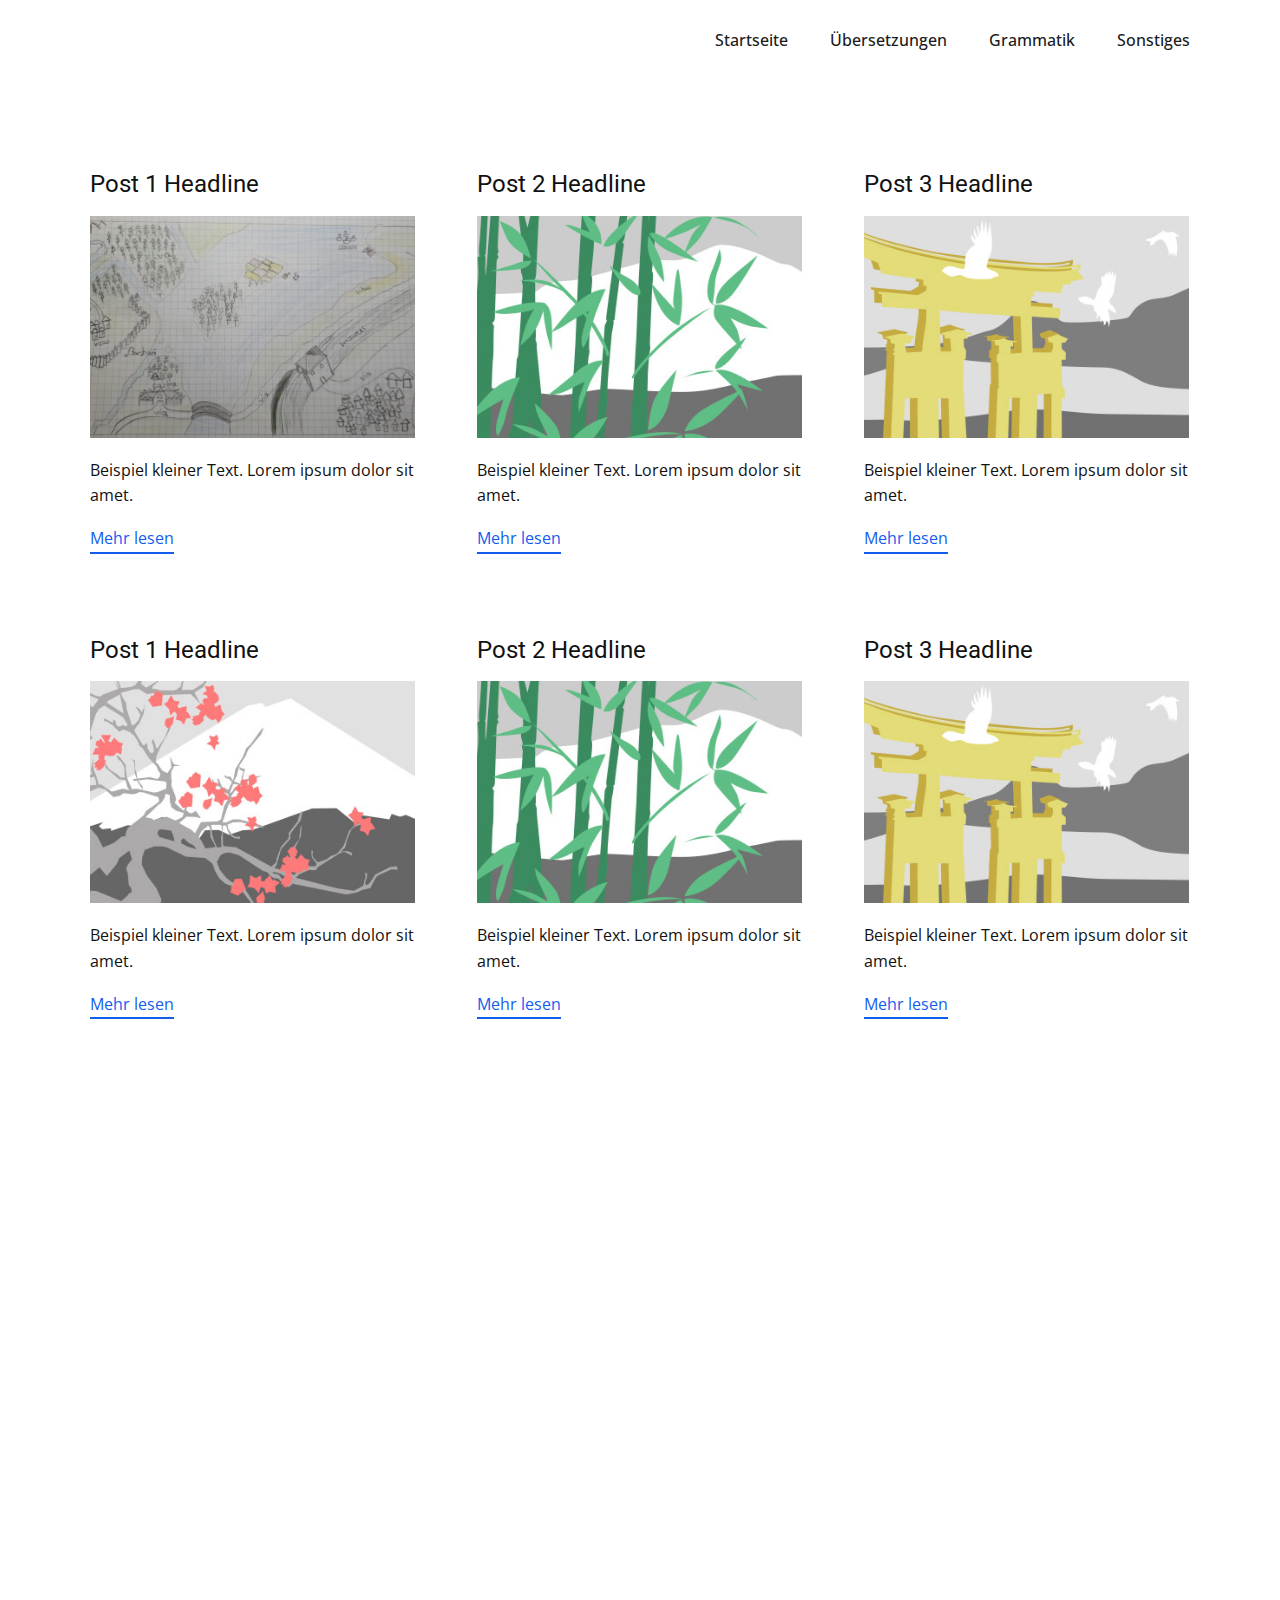
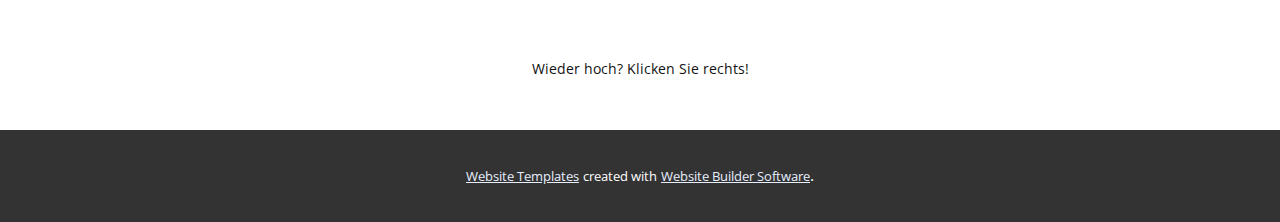
<file: blog/blog.html>
<html style="font-size: 16px;"><head>
    <meta name="viewport" content="width=device-width, initial-scale=1.0">
    <meta charset="utf-8">
    <meta name="keywords" content="">
    <meta name="description" content="">
    <meta name="page_type" content="np-template-header-footer-from-plugin">
    <title>Blog Template</title>
    <link rel="stylesheet" href="../nicepage.css" media="screen">
<link rel="stylesheet" href="../Blog-Template.css" media="screen">
    <script class="u-script" type="text/javascript" src="../jquery.js" defer=""></script>
    <script class="u-script" type="text/javascript" src="../nicepage.js" defer=""></script>
    <meta name="generator" content="Nicepage 3.16.0, nicepage.com">
    <link id="u-theme-google-font" rel="stylesheet" href="https://fonts.googleapis.com/css?family=Roboto:100,100i,300,300i,400,400i,500,500i,700,700i,900,900i|Open+Sans:300,300i,400,400i,600,600i,700,700i,800,800i">
    
    
    
    <script type="application/ld+json">{
		"@context": "http://schema.org",
		"@type": "Organization",
		"name": "",
		"url": "index.html"
}</script>
    <meta property="og:title" content="Blog Template">
    <meta property="og:type" content="website">
    <meta name="theme-color" content="#135dee">
    <link rel="canonical" href="../index.html">
    <meta property="og:url" content="index.html">
  </head>
  <body class="u-body"><header class="u-clearfix u-header u-header" id="sec-453f"><div class="u-clearfix u-sheet u-sheet-1">
        <nav class="u-menu u-menu-dropdown u-offcanvas u-menu-1">
          <div class="menu-collapse" style="font-size: 1rem; letter-spacing: 0px; font-weight: 500;">
            <a class="u-button-style u-custom-active-border-color u-custom-active-color u-custom-border u-custom-border-color u-custom-borders u-custom-hover-border-color u-custom-hover-color u-custom-left-right-menu-spacing u-custom-padding-bottom u-custom-text-active-color u-custom-text-color u-custom-text-hover-color u-custom-top-bottom-menu-spacing u-nav-link u-text-active-palette-1-base u-text-hover-palette-2-base" href="#">
              <svg><use xmlns:xlink="http://www.w3.org/1999/xlink" xlink:href="#menu-hamburger"></use></svg>
              <svg version="1.1" xmlns="http://www.w3.org/2000/svg" xmlns:xlink="http://www.w3.org/1999/xlink"><defs><symbol id="menu-hamburger" viewBox="0 0 16 16" style="width: 16px; height: 16px;"><rect y="1" width="16" height="2"></rect><rect y="7" width="16" height="2"></rect><rect y="13" width="16" height="2"></rect>
</symbol>
</defs></svg>
            </a>
          </div>
          <div class="u-custom-menu u-nav-container">
            <ul class="u-nav u-spacing-2 u-unstyled u-nav-1"><li class="u-nav-item"><a class="u-active-grey-5 u-border-active-palette-1-base u-border-hover-palette-1-base u-button-style u-hover-grey-10 u-nav-link u-text-active-grey-90 u-text-grey-90 u-text-hover-grey-90" href="../Startseite.html" style="padding: 10px 20px;">Startseite</a>
</li><li class="u-nav-item"><a class="u-active-grey-5 u-border-active-palette-1-base u-border-hover-palette-1-base u-button-style u-hover-grey-10 u-nav-link u-text-active-grey-90 u-text-grey-90 u-text-hover-grey-90" href="../Übersetzungen.html" style="padding: 10px 20px;">Übersetzungen</a>
</li><li class="u-nav-item"><a class="u-active-grey-5 u-border-active-palette-1-base u-border-hover-palette-1-base u-button-style u-hover-grey-10 u-nav-link u-text-active-grey-90 u-text-grey-90 u-text-hover-grey-90" href="../Grammatik.html" style="padding: 10px 20px;">Grammatik</a>
</li><li class="u-nav-item"><a class="u-active-grey-5 u-border-active-palette-1-base u-border-hover-palette-1-base u-button-style u-hover-grey-10 u-nav-link u-text-active-grey-90 u-text-grey-90 u-text-hover-grey-90" href="../Sonstiges.html" style="padding: 10px 20px;">Sonstiges</a>
</li></ul>
          </div>
          <div class="u-custom-menu u-nav-container-collapse">
            <div class="u-black u-container-style u-inner-container-layout u-opacity u-opacity-95 u-sidenav">
              <div class="u-sidenav-overflow">
                <div class="u-menu-close"></div>
                <ul class="u-align-center u-nav u-popupmenu-items u-unstyled u-nav-2"><li class="u-nav-item"><a class="u-button-style u-nav-link" href="../Startseite.html" style="padding: 10px 20px;">Startseite</a>
</li><li class="u-nav-item"><a class="u-button-style u-nav-link" href="../Übersetzungen.html" style="padding: 10px 20px;">Übersetzungen</a>
</li><li class="u-nav-item"><a class="u-button-style u-nav-link" href="../Grammatik.html" style="padding: 10px 20px;">Grammatik</a>
</li><li class="u-nav-item"><a class="u-button-style u-nav-link" href="../Sonstiges.html" style="padding: 10px 20px;">Sonstiges</a>
</li></ul>
              </div>
            </div>
            <div class="u-black u-menu-overlay u-opacity u-opacity-70"></div>
          </div>
        </nav>
      </div></header>
    <section class="u-clearfix u-section-1" id="sec-2d2c">
      <div class="u-clearfix u-sheet u-valign-middle u-sheet-1"><!--blog--><!--blog_options_json--><!--{"type":"Recent","source":"","tags":"","count":""}--><!--/blog_options_json-->
        <div class="u-blog u-expanded-width u-repeater u-repeater-1"><!--blog_post-->
          <div class="u-blog-post u-container-style u-repeater-item u-white u-repeater-item-1">
            <div class="u-container-layout u-similar-container u-valign-top u-container-layout-1"><!--blog_post_header-->
              <h4 class="u-blog-control u-text u-text-1">
                <a class="u-post-header-link" href="../blog/post.html"><!--blog_post_header_content-->Post 1 Headline<!--/blog_post_header_content--></a>
              </h4><!--/blog_post_header--><!--blog_post_image-->
              <a class="u-post-header-link" href="../blog/post.html"><img alt="" class="u-blog-control u-expanded-width u-image u-image-default u-image-1" src="../images/kreativeaufgabelatein.png"></a><!--/blog_post_image--><!--blog_post_content-->
              <div class="u-blog-control u-post-content u-text u-text-2 fr-view">Beispiel kleiner Text. Lorem ipsum dolor sit amet.</div><!--/blog_post_content--><!--blog_post_readmore-->
              <a href="../blog/post.html" class="u-blog-control u-border-2 u-border-palette-1-base u-btn u-btn-rectangle u-button-style u-none u-btn-1"><!--blog_post_readmore_content-->Mehr lesen<!--/blog_post_readmore_content--></a><!--/blog_post_readmore-->
            </div>
          </div><div class="u-blog-post u-container-style u-repeater-item u-video-cover u-white">
            <div class="u-container-layout u-similar-container u-valign-top u-container-layout-2"><!--blog_post_header-->
              <h4 class="u-blog-control u-text u-text-3">
                <a class="u-post-header-link" href="../blog/post-1.html"><!--blog_post_header_content-->Post 2 Headline<!--/blog_post_header_content--></a>
              </h4><!--/blog_post_header--><!--blog_post_image-->
              <a class="u-post-header-link" href="../blog/post-1.html"><img alt="" class="u-blog-control u-expanded-width u-image u-image-default u-image-2" src="[data-uri]"></a><!--/blog_post_image--><!--blog_post_content-->
              <div class="u-blog-control u-post-content u-text u-text-4 fr-view">Beispiel kleiner Text. Lorem ipsum dolor sit amet.</div><!--/blog_post_content--><!--blog_post_readmore-->
              <a href="../blog/post-1.html" class="u-blog-control u-border-2 u-border-palette-1-base u-btn u-btn-rectangle u-button-style u-none u-btn-2"><!--blog_post_readmore_content-->Mehr lesen<!--/blog_post_readmore_content--></a><!--/blog_post_readmore-->
            </div>
          </div><div class="u-blog-post u-container-style u-repeater-item u-video-cover u-white">
            <div class="u-container-layout u-similar-container u-valign-top u-container-layout-3"><!--blog_post_header-->
              <h4 class="u-blog-control u-text u-text-5">
                <a class="u-post-header-link" href="../blog/post-2.html"><!--blog_post_header_content-->Post 3 Headline<!--/blog_post_header_content--></a>
              </h4><!--/blog_post_header--><!--blog_post_image-->
              <a class="u-post-header-link" href="../blog/post-2.html"><img alt="" class="u-blog-control u-expanded-width u-image u-image-default u-image-3" src="[data-uri]"></a><!--/blog_post_image--><!--blog_post_content-->
              <div class="u-blog-control u-post-content u-text u-text-6 fr-view">Beispiel kleiner Text. Lorem ipsum dolor sit amet.</div><!--/blog_post_content--><!--blog_post_readmore-->
              <a href="../blog/post-2.html" class="u-blog-control u-border-2 u-border-palette-1-base u-btn u-btn-rectangle u-button-style u-none u-btn-3"><!--blog_post_readmore_content-->Mehr lesen<!--/blog_post_readmore_content--></a><!--/blog_post_readmore-->
            </div>
          </div><div class="u-blog-post u-container-style u-repeater-item u-white u-repeater-item-1">
            <div class="u-container-layout u-similar-container u-valign-top u-container-layout-1"><!--blog_post_header-->
              <h4 class="u-blog-control u-text u-text-1">
                <a class="u-post-header-link" href="../blog/post-3.html"><!--blog_post_header_content-->Post 1 Headline<!--/blog_post_header_content--></a>
              </h4><!--/blog_post_header--><!--blog_post_image-->
              <a class="u-post-header-link" href="../blog/post-3.html"><img alt="" class="u-blog-control u-expanded-width u-image u-image-default u-image-1" src="[data-uri]"></a><!--/blog_post_image--><!--blog_post_content-->
              <div class="u-blog-control u-post-content u-text u-text-2 fr-view">Beispiel kleiner Text. Lorem ipsum dolor sit amet.</div><!--/blog_post_content--><!--blog_post_readmore-->
              <a href="../blog/post-3.html" class="u-blog-control u-border-2 u-border-palette-1-base u-btn u-btn-rectangle u-button-style u-none u-btn-1"><!--blog_post_readmore_content-->Mehr lesen<!--/blog_post_readmore_content--></a><!--/blog_post_readmore-->
            </div>
          </div><div class="u-blog-post u-container-style u-repeater-item u-video-cover u-white">
            <div class="u-container-layout u-similar-container u-valign-top u-container-layout-2"><!--blog_post_header-->
              <h4 class="u-blog-control u-text u-text-3">
                <a class="u-post-header-link" href="../blog/post-4.html"><!--blog_post_header_content-->Post 2 Headline<!--/blog_post_header_content--></a>
              </h4><!--/blog_post_header--><!--blog_post_image-->
              <a class="u-post-header-link" href="../blog/post-4.html"><img alt="" class="u-blog-control u-expanded-width u-image u-image-default u-image-2" src="[data-uri]"></a><!--/blog_post_image--><!--blog_post_content-->
              <div class="u-blog-control u-post-content u-text u-text-4 fr-view">Beispiel kleiner Text. Lorem ipsum dolor sit amet.</div><!--/blog_post_content--><!--blog_post_readmore-->
              <a href="../blog/post-4.html" class="u-blog-control u-border-2 u-border-palette-1-base u-btn u-btn-rectangle u-button-style u-none u-btn-2"><!--blog_post_readmore_content-->Mehr lesen<!--/blog_post_readmore_content--></a><!--/blog_post_readmore-->
            </div>
          </div><div class="u-blog-post u-container-style u-repeater-item u-video-cover u-white">
            <div class="u-container-layout u-similar-container u-valign-top u-container-layout-3"><!--blog_post_header-->
              <h4 class="u-blog-control u-text u-text-5">
                <a class="u-post-header-link" href="../blog/post-5.html"><!--blog_post_header_content-->Post 3 Headline<!--/blog_post_header_content--></a>
              </h4><!--/blog_post_header--><!--blog_post_image-->
              <a class="u-post-header-link" href="../blog/post-5.html"><img alt="" class="u-blog-control u-expanded-width u-image u-image-default u-image-3" src="[data-uri]"></a><!--/blog_post_image--><!--blog_post_content-->
              <div class="u-blog-control u-post-content u-text u-text-6 fr-view">Beispiel kleiner Text. Lorem ipsum dolor sit amet.</div><!--/blog_post_content--><!--blog_post_readmore-->
              <a href="../blog/post-5.html" class="u-blog-control u-border-2 u-border-palette-1-base u-btn u-btn-rectangle u-button-style u-none u-btn-3"><!--blog_post_readmore_content-->Mehr lesen<!--/blog_post_readmore_content--></a><!--/blog_post_readmore-->
            </div>
          </div><!--/blog_post--><!--blog_post-->
          <!--/blog_post--><!--blog_post-->
          <!--/blog_post-->
        </div><!--/blog-->
      </div>
    </section>
    <section class="u-clearfix u-section-2" id="sec-ac29">
      <div class="u-clearfix u-sheet u-sheet-1"></div>
    </section>
    
    
    <footer class="u-align-center u-clearfix u-footer u-white u-footer" id="sec-1c70"><div class="u-clearfix u-sheet u-sheet-1">
        <p class="u-small-text u-text u-text-variant u-text-1">Wieder hoch? Klicken Sie rechts!</p>
      </div></footer>
    <section class="u-backlink u-clearfix u-grey-80">
      <a class="u-link" href="https://nicepage.com/website-templates" target="_blank">
        <span>Website Templates</span>
      </a>
      <p class="u-text">
        <span>created with</span>
      </p>
      <a class="u-link" href="https://nicepage.com/" target="_blank">
        <span>Website Builder Software</span>
      </a>. 
    </section>
  
</body></html>
</file>
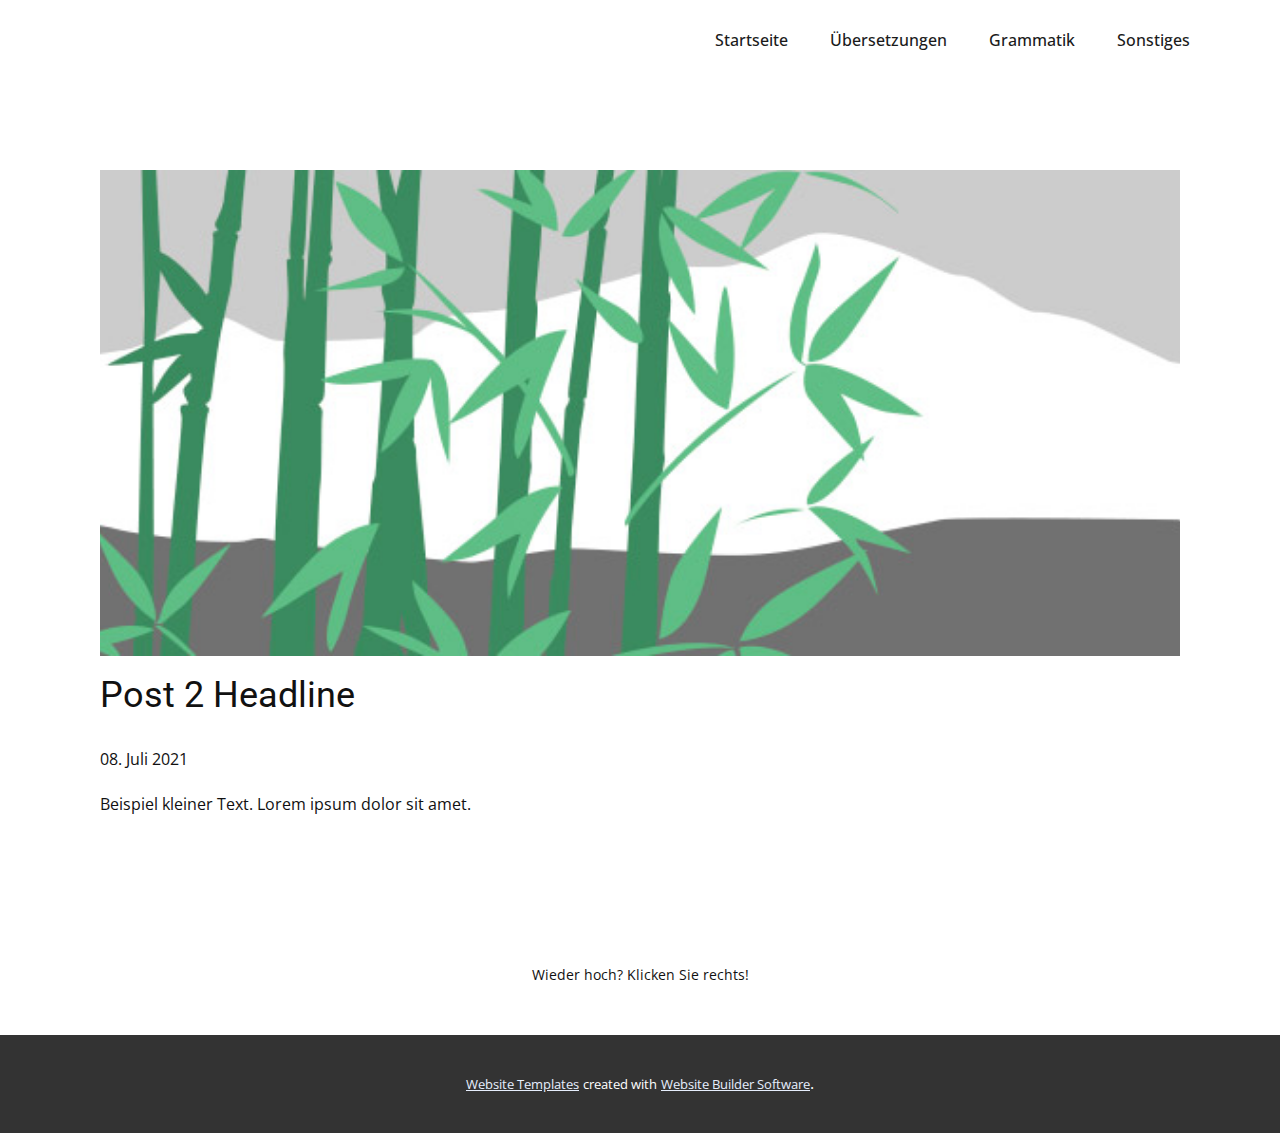
<file: blog/post-1.html>
<!doctype html>
<html style="font-size: 16px;"><head>
    <meta name="viewport" content="width=device-width, initial-scale=1.0">
    <meta charset="utf-8">
    <meta name="keywords" content="Post 1 Headline">
    <meta name="description" content="">
    <meta name="page_type" content="np-template-header-footer-from-plugin">
    <title>Post 2 Headline</title>
    <link rel="stylesheet" href="../nicepage.css" media="screen">
<link rel="stylesheet" href="../Post-Template.css" media="screen">
    <script class="u-script" type="text/javascript" src="../jquery.js" defer=""></script>
    <script class="u-script" type="text/javascript" src="../nicepage.js" defer=""></script>
    <meta name="generator" content="Nicepage 3.16.0, nicepage.com">
    <link id="u-theme-google-font" rel="stylesheet" href="https://fonts.googleapis.com/css?family=Roboto:100,100i,300,300i,400,400i,500,500i,700,700i,900,900i|Open+Sans:300,300i,400,400i,600,600i,700,700i,800,800i">
    
    
    <script type="application/ld+json">{
		"@context": "http://schema.org",
		"@type": "Organization",
		"name": "",
		"url": "index.html"
}</script>
    <meta property="og:title" content="Post Template">
    <meta property="og:type" content="website">
    <meta name="theme-color" content="#135dee">
    <link rel="canonical" href="../index.html">
    <meta property="og:url" content="index.html">
  </head>
  <body class="u-body"><header class="u-clearfix u-header u-header" id="sec-453f"><div class="u-clearfix u-sheet u-sheet-1">
        <nav class="u-menu u-menu-dropdown u-offcanvas u-menu-1">
          <div class="menu-collapse" style="font-size: 1rem; letter-spacing: 0px; font-weight: 500;">
            <a class="u-button-style u-custom-active-border-color u-custom-active-color u-custom-border u-custom-border-color u-custom-borders u-custom-hover-border-color u-custom-hover-color u-custom-left-right-menu-spacing u-custom-padding-bottom u-custom-text-active-color u-custom-text-color u-custom-text-hover-color u-custom-top-bottom-menu-spacing u-nav-link u-text-active-palette-1-base u-text-hover-palette-2-base" href="#">
              <svg><use xmlns:xlink="http://www.w3.org/1999/xlink" xlink:href="#menu-hamburger"></use></svg>
              <svg version="1.1" xmlns="http://www.w3.org/2000/svg" xmlns:xlink="http://www.w3.org/1999/xlink"><defs><symbol id="menu-hamburger" viewBox="0 0 16 16" style="width: 16px; height: 16px;"><rect y="1" width="16" height="2"></rect><rect y="7" width="16" height="2"></rect><rect y="13" width="16" height="2"></rect>
</symbol>
</defs></svg>
            </a>
          </div>
          <div class="u-custom-menu u-nav-container">
            <ul class="u-nav u-spacing-2 u-unstyled u-nav-1"><li class="u-nav-item"><a class="u-active-grey-5 u-border-active-palette-1-base u-border-hover-palette-1-base u-button-style u-hover-grey-10 u-nav-link u-text-active-grey-90 u-text-grey-90 u-text-hover-grey-90" href="../Startseite.html" style="padding: 10px 20px;">Startseite</a>
</li><li class="u-nav-item"><a class="u-active-grey-5 u-border-active-palette-1-base u-border-hover-palette-1-base u-button-style u-hover-grey-10 u-nav-link u-text-active-grey-90 u-text-grey-90 u-text-hover-grey-90" href="../Übersetzungen.html" style="padding: 10px 20px;">Übersetzungen</a>
</li><li class="u-nav-item"><a class="u-active-grey-5 u-border-active-palette-1-base u-border-hover-palette-1-base u-button-style u-hover-grey-10 u-nav-link u-text-active-grey-90 u-text-grey-90 u-text-hover-grey-90" href="../Grammatik.html" style="padding: 10px 20px;">Grammatik</a>
</li><li class="u-nav-item"><a class="u-active-grey-5 u-border-active-palette-1-base u-border-hover-palette-1-base u-button-style u-hover-grey-10 u-nav-link u-text-active-grey-90 u-text-grey-90 u-text-hover-grey-90" href="../Sonstiges.html" style="padding: 10px 20px;">Sonstiges</a>
</li></ul>
          </div>
          <div class="u-custom-menu u-nav-container-collapse">
            <div class="u-black u-container-style u-inner-container-layout u-opacity u-opacity-95 u-sidenav">
              <div class="u-sidenav-overflow">
                <div class="u-menu-close"></div>
                <ul class="u-align-center u-nav u-popupmenu-items u-unstyled u-nav-2"><li class="u-nav-item"><a class="u-button-style u-nav-link" href="../Startseite.html" style="padding: 10px 20px;">Startseite</a>
</li><li class="u-nav-item"><a class="u-button-style u-nav-link" href="../Übersetzungen.html" style="padding: 10px 20px;">Übersetzungen</a>
</li><li class="u-nav-item"><a class="u-button-style u-nav-link" href="../Grammatik.html" style="padding: 10px 20px;">Grammatik</a>
</li><li class="u-nav-item"><a class="u-button-style u-nav-link" href="../Sonstiges.html" style="padding: 10px 20px;">Sonstiges</a>
</li></ul>
              </div>
            </div>
            <div class="u-black u-menu-overlay u-opacity u-opacity-70"></div>
          </div>
        </nav>
      </div></header>
    <section class="u-align-center u-clearfix u-section-1" id="sec-119a">
      <div class="u-clearfix u-sheet u-valign-middle-md u-valign-middle-sm u-valign-middle-xs u-sheet-1"><!--post_details--><!--post_details_options_json--><!--{"source":""}--><!--/post_details_options_json--><!--blog_post-->
        <div class="u-container-style u-expanded-width u-post-details u-post-details-1">
          <div class="u-container-layout u-valign-middle u-container-layout-1"><!--blog_post_image-->
            <img alt="" class="u-blog-control u-expanded-width u-image u-image-default u-image-1" src="[data-uri]"><!--/blog_post_image--><!--blog_post_header-->
            <h2 class="u-blog-control u-text u-text-1">Post 2 Headline</h2><!--/blog_post_header--><!--blog_post_metadata-->
            <div class="u-blog-control u-metadata u-metadata-1"><!--blog_post_metadata_date-->
              <span class="u-meta-date u-meta-icon">08. Juli 2021</span><!--/blog_post_metadata_date--><!--blog_post_metadata_category-->
              <!--/blog_post_metadata_category--><!--blog_post_metadata_comments-->
              <!--/blog_post_metadata_comments-->
            </div><!--/blog_post_metadata--><!--blog_post_content-->
            <div class="u-align-justify u-blog-control u-post-content u-text u-text-2 fr-view">
  Beispiel kleiner Text. Lorem ipsum dolor sit amet.
  </div><!--/blog_post_content-->
          </div>
        </div><!--/blog_post--><!--/post_details-->
      </div>
    </section>
    
    
    <footer class="u-align-center u-clearfix u-footer u-white u-footer" id="sec-1c70"><div class="u-clearfix u-sheet u-sheet-1">
        <p class="u-small-text u-text u-text-variant u-text-1">Wieder hoch? Klicken Sie rechts!</p>
      </div></footer>
    <section class="u-backlink u-clearfix u-grey-80">
      <a class="u-link" href="https://nicepage.com/website-templates" target="_blank">
        <span>Website Templates</span>
      </a>
      <p class="u-text">
        <span>created with</span>
      </p>
      <a class="u-link" href="https://nicepage.com/" target="_blank">
        <span>Website Builder Software</span>
      </a>. 
    </section>
  
</body></html>
</file>
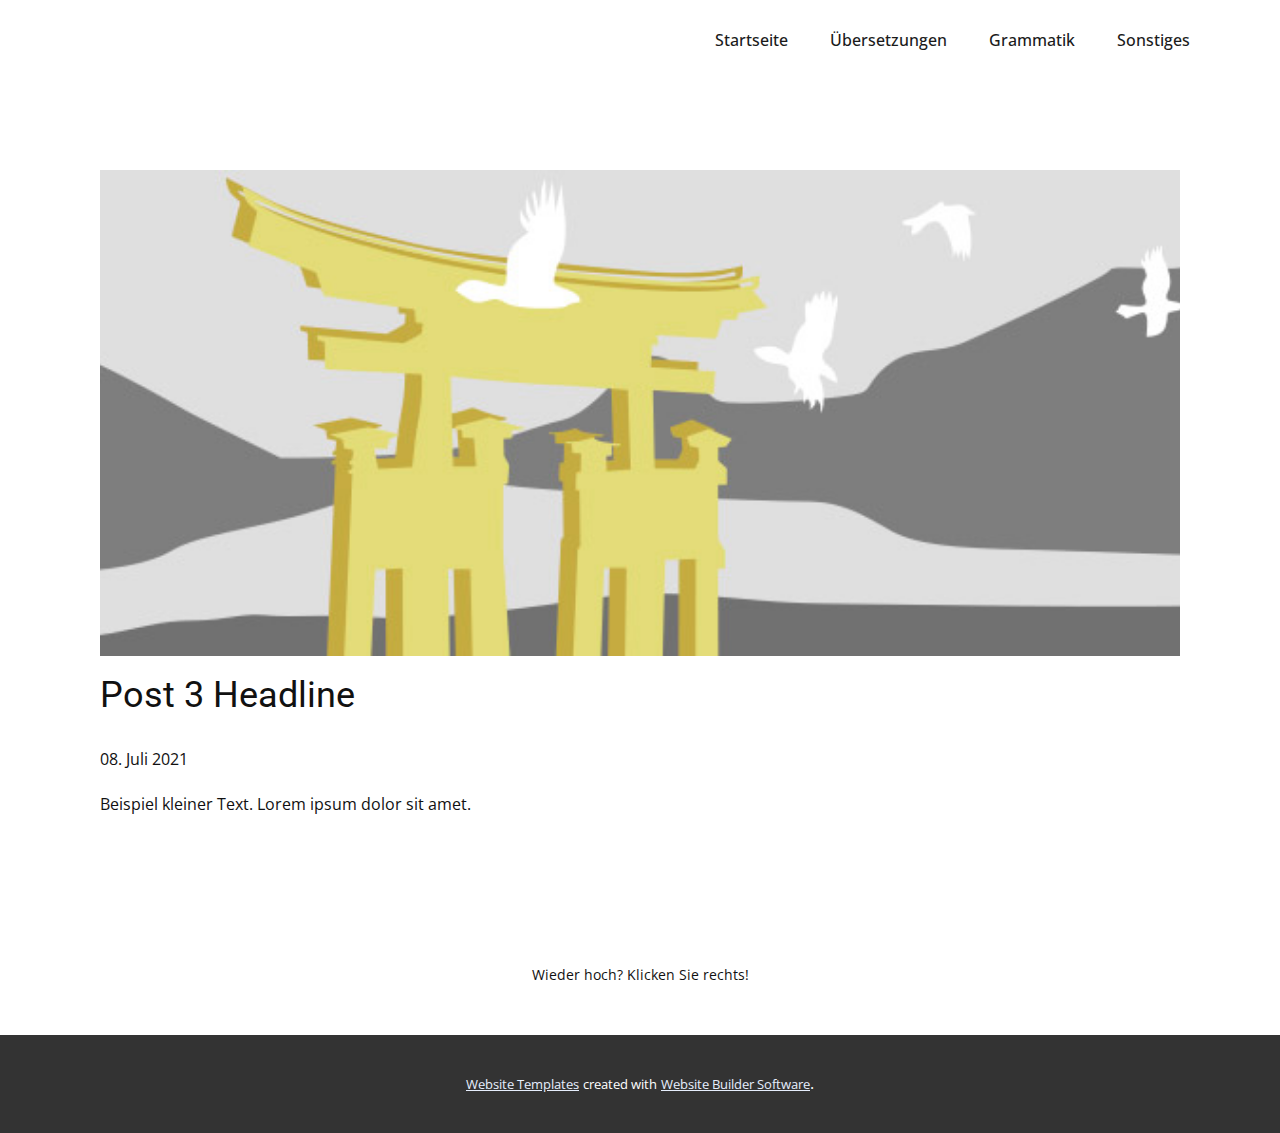
<file: blog/post-2.html>
<!doctype html>
<html style="font-size: 16px;"><head>
    <meta name="viewport" content="width=device-width, initial-scale=1.0">
    <meta charset="utf-8">
    <meta name="keywords" content="Post 1 Headline">
    <meta name="description" content="">
    <meta name="page_type" content="np-template-header-footer-from-plugin">
    <title>Post 3 Headline</title>
    <link rel="stylesheet" href="../nicepage.css" media="screen">
<link rel="stylesheet" href="../Post-Template.css" media="screen">
    <script class="u-script" type="text/javascript" src="../jquery.js" defer=""></script>
    <script class="u-script" type="text/javascript" src="../nicepage.js" defer=""></script>
    <meta name="generator" content="Nicepage 3.16.0, nicepage.com">
    <link id="u-theme-google-font" rel="stylesheet" href="https://fonts.googleapis.com/css?family=Roboto:100,100i,300,300i,400,400i,500,500i,700,700i,900,900i|Open+Sans:300,300i,400,400i,600,600i,700,700i,800,800i">
    
    
    <script type="application/ld+json">{
		"@context": "http://schema.org",
		"@type": "Organization",
		"name": "",
		"url": "index.html"
}</script>
    <meta property="og:title" content="Post Template">
    <meta property="og:type" content="website">
    <meta name="theme-color" content="#135dee">
    <link rel="canonical" href="../index.html">
    <meta property="og:url" content="index.html">
  </head>
  <body class="u-body"><header class="u-clearfix u-header u-header" id="sec-453f"><div class="u-clearfix u-sheet u-sheet-1">
        <nav class="u-menu u-menu-dropdown u-offcanvas u-menu-1">
          <div class="menu-collapse" style="font-size: 1rem; letter-spacing: 0px; font-weight: 500;">
            <a class="u-button-style u-custom-active-border-color u-custom-active-color u-custom-border u-custom-border-color u-custom-borders u-custom-hover-border-color u-custom-hover-color u-custom-left-right-menu-spacing u-custom-padding-bottom u-custom-text-active-color u-custom-text-color u-custom-text-hover-color u-custom-top-bottom-menu-spacing u-nav-link u-text-active-palette-1-base u-text-hover-palette-2-base" href="#">
              <svg><use xmlns:xlink="http://www.w3.org/1999/xlink" xlink:href="#menu-hamburger"></use></svg>
              <svg version="1.1" xmlns="http://www.w3.org/2000/svg" xmlns:xlink="http://www.w3.org/1999/xlink"><defs><symbol id="menu-hamburger" viewBox="0 0 16 16" style="width: 16px; height: 16px;"><rect y="1" width="16" height="2"></rect><rect y="7" width="16" height="2"></rect><rect y="13" width="16" height="2"></rect>
</symbol>
</defs></svg>
            </a>
          </div>
          <div class="u-custom-menu u-nav-container">
            <ul class="u-nav u-spacing-2 u-unstyled u-nav-1"><li class="u-nav-item"><a class="u-active-grey-5 u-border-active-palette-1-base u-border-hover-palette-1-base u-button-style u-hover-grey-10 u-nav-link u-text-active-grey-90 u-text-grey-90 u-text-hover-grey-90" href="../Startseite.html" style="padding: 10px 20px;">Startseite</a>
</li><li class="u-nav-item"><a class="u-active-grey-5 u-border-active-palette-1-base u-border-hover-palette-1-base u-button-style u-hover-grey-10 u-nav-link u-text-active-grey-90 u-text-grey-90 u-text-hover-grey-90" href="../Übersetzungen.html" style="padding: 10px 20px;">Übersetzungen</a>
</li><li class="u-nav-item"><a class="u-active-grey-5 u-border-active-palette-1-base u-border-hover-palette-1-base u-button-style u-hover-grey-10 u-nav-link u-text-active-grey-90 u-text-grey-90 u-text-hover-grey-90" href="../Grammatik.html" style="padding: 10px 20px;">Grammatik</a>
</li><li class="u-nav-item"><a class="u-active-grey-5 u-border-active-palette-1-base u-border-hover-palette-1-base u-button-style u-hover-grey-10 u-nav-link u-text-active-grey-90 u-text-grey-90 u-text-hover-grey-90" href="../Sonstiges.html" style="padding: 10px 20px;">Sonstiges</a>
</li></ul>
          </div>
          <div class="u-custom-menu u-nav-container-collapse">
            <div class="u-black u-container-style u-inner-container-layout u-opacity u-opacity-95 u-sidenav">
              <div class="u-sidenav-overflow">
                <div class="u-menu-close"></div>
                <ul class="u-align-center u-nav u-popupmenu-items u-unstyled u-nav-2"><li class="u-nav-item"><a class="u-button-style u-nav-link" href="../Startseite.html" style="padding: 10px 20px;">Startseite</a>
</li><li class="u-nav-item"><a class="u-button-style u-nav-link" href="../Übersetzungen.html" style="padding: 10px 20px;">Übersetzungen</a>
</li><li class="u-nav-item"><a class="u-button-style u-nav-link" href="../Grammatik.html" style="padding: 10px 20px;">Grammatik</a>
</li><li class="u-nav-item"><a class="u-button-style u-nav-link" href="../Sonstiges.html" style="padding: 10px 20px;">Sonstiges</a>
</li></ul>
              </div>
            </div>
            <div class="u-black u-menu-overlay u-opacity u-opacity-70"></div>
          </div>
        </nav>
      </div></header>
    <section class="u-align-center u-clearfix u-section-1" id="sec-119a">
      <div class="u-clearfix u-sheet u-valign-middle-md u-valign-middle-sm u-valign-middle-xs u-sheet-1"><!--post_details--><!--post_details_options_json--><!--{"source":""}--><!--/post_details_options_json--><!--blog_post-->
        <div class="u-container-style u-expanded-width u-post-details u-post-details-1">
          <div class="u-container-layout u-valign-middle u-container-layout-1"><!--blog_post_image-->
            <img alt="" class="u-blog-control u-expanded-width u-image u-image-default u-image-1" src="[data-uri]"><!--/blog_post_image--><!--blog_post_header-->
            <h2 class="u-blog-control u-text u-text-1">Post 3 Headline</h2><!--/blog_post_header--><!--blog_post_metadata-->
            <div class="u-blog-control u-metadata u-metadata-1"><!--blog_post_metadata_date-->
              <span class="u-meta-date u-meta-icon">08. Juli 2021</span><!--/blog_post_metadata_date--><!--blog_post_metadata_category-->
              <!--/blog_post_metadata_category--><!--blog_post_metadata_comments-->
              <!--/blog_post_metadata_comments-->
            </div><!--/blog_post_metadata--><!--blog_post_content-->
            <div class="u-align-justify u-blog-control u-post-content u-text u-text-2 fr-view">
  Beispiel kleiner Text. Lorem ipsum dolor sit amet.
  </div><!--/blog_post_content-->
          </div>
        </div><!--/blog_post--><!--/post_details-->
      </div>
    </section>
    
    
    <footer class="u-align-center u-clearfix u-footer u-white u-footer" id="sec-1c70"><div class="u-clearfix u-sheet u-sheet-1">
        <p class="u-small-text u-text u-text-variant u-text-1">Wieder hoch? Klicken Sie rechts!</p>
      </div></footer>
    <section class="u-backlink u-clearfix u-grey-80">
      <a class="u-link" href="https://nicepage.com/website-templates" target="_blank">
        <span>Website Templates</span>
      </a>
      <p class="u-text">
        <span>created with</span>
      </p>
      <a class="u-link" href="https://nicepage.com/" target="_blank">
        <span>Website Builder Software</span>
      </a>. 
    </section>
  
</body></html>
</file>
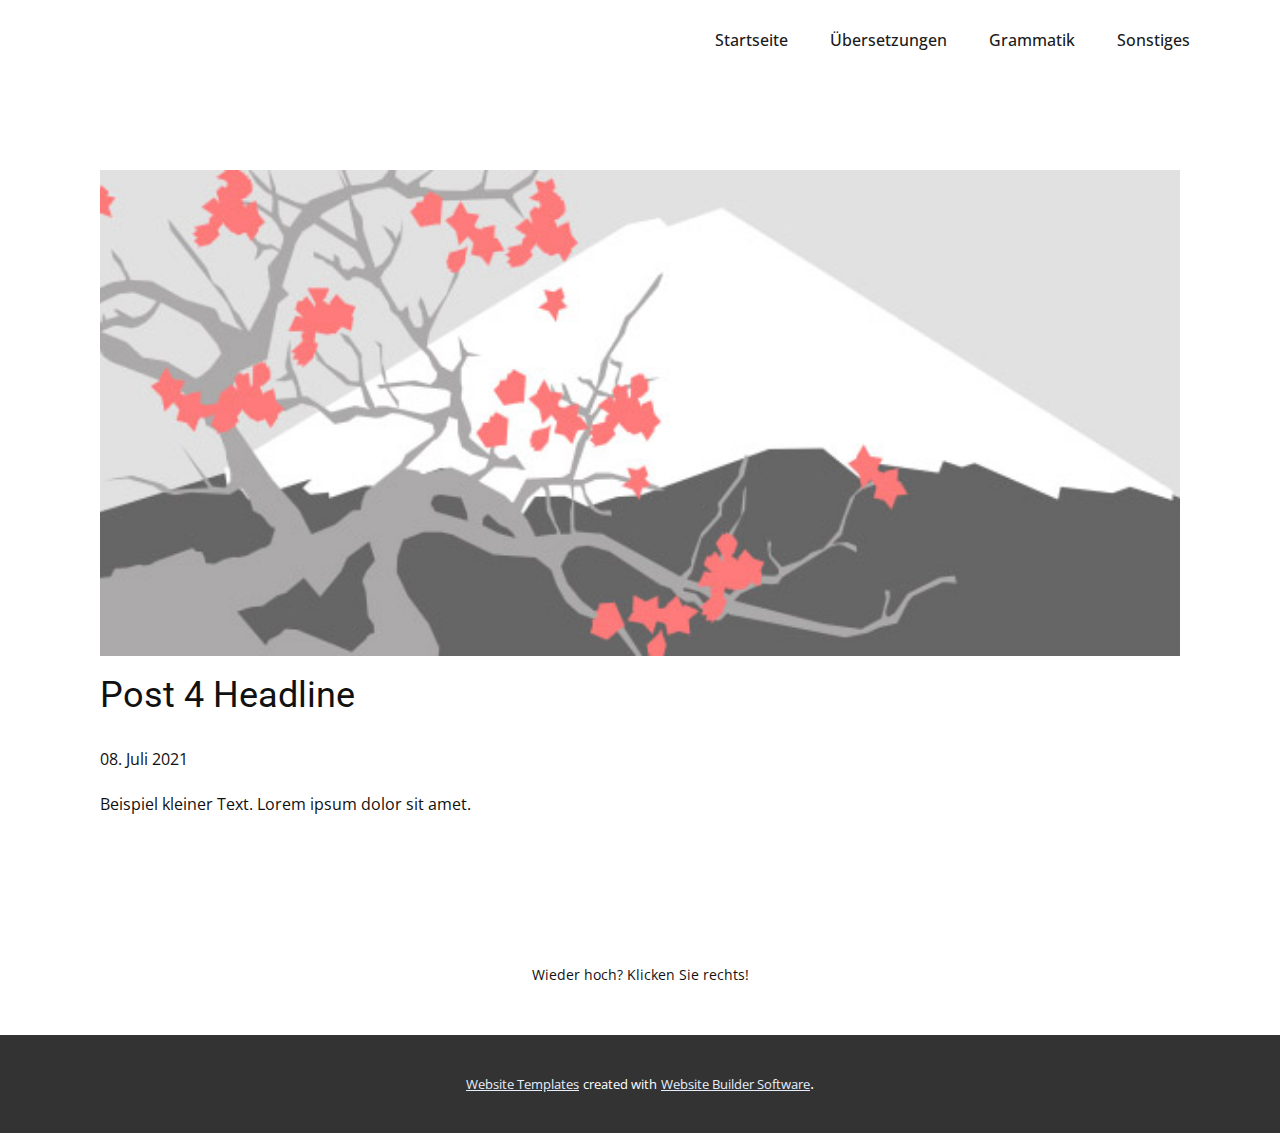
<file: blog/post-3.html>
<!doctype html>
<html style="font-size: 16px;"><head>
    <meta name="viewport" content="width=device-width, initial-scale=1.0">
    <meta charset="utf-8">
    <meta name="keywords" content="Post 1 Headline">
    <meta name="description" content="">
    <meta name="page_type" content="np-template-header-footer-from-plugin">
    <title>Post 4 Headline</title>
    <link rel="stylesheet" href="../nicepage.css" media="screen">
<link rel="stylesheet" href="../Post-Template.css" media="screen">
    <script class="u-script" type="text/javascript" src="../jquery.js" defer=""></script>
    <script class="u-script" type="text/javascript" src="../nicepage.js" defer=""></script>
    <meta name="generator" content="Nicepage 3.16.0, nicepage.com">
    <link id="u-theme-google-font" rel="stylesheet" href="https://fonts.googleapis.com/css?family=Roboto:100,100i,300,300i,400,400i,500,500i,700,700i,900,900i|Open+Sans:300,300i,400,400i,600,600i,700,700i,800,800i">
    
    
    <script type="application/ld+json">{
		"@context": "http://schema.org",
		"@type": "Organization",
		"name": "",
		"url": "index.html"
}</script>
    <meta property="og:title" content="Post Template">
    <meta property="og:type" content="website">
    <meta name="theme-color" content="#135dee">
    <link rel="canonical" href="../index.html">
    <meta property="og:url" content="index.html">
  </head>
  <body class="u-body"><header class="u-clearfix u-header u-header" id="sec-453f"><div class="u-clearfix u-sheet u-sheet-1">
        <nav class="u-menu u-menu-dropdown u-offcanvas u-menu-1">
          <div class="menu-collapse" style="font-size: 1rem; letter-spacing: 0px; font-weight: 500;">
            <a class="u-button-style u-custom-active-border-color u-custom-active-color u-custom-border u-custom-border-color u-custom-borders u-custom-hover-border-color u-custom-hover-color u-custom-left-right-menu-spacing u-custom-padding-bottom u-custom-text-active-color u-custom-text-color u-custom-text-hover-color u-custom-top-bottom-menu-spacing u-nav-link u-text-active-palette-1-base u-text-hover-palette-2-base" href="#">
              <svg><use xmlns:xlink="http://www.w3.org/1999/xlink" xlink:href="#menu-hamburger"></use></svg>
              <svg version="1.1" xmlns="http://www.w3.org/2000/svg" xmlns:xlink="http://www.w3.org/1999/xlink"><defs><symbol id="menu-hamburger" viewBox="0 0 16 16" style="width: 16px; height: 16px;"><rect y="1" width="16" height="2"></rect><rect y="7" width="16" height="2"></rect><rect y="13" width="16" height="2"></rect>
</symbol>
</defs></svg>
            </a>
          </div>
          <div class="u-custom-menu u-nav-container">
            <ul class="u-nav u-spacing-2 u-unstyled u-nav-1"><li class="u-nav-item"><a class="u-active-grey-5 u-border-active-palette-1-base u-border-hover-palette-1-base u-button-style u-hover-grey-10 u-nav-link u-text-active-grey-90 u-text-grey-90 u-text-hover-grey-90" href="../Startseite.html" style="padding: 10px 20px;">Startseite</a>
</li><li class="u-nav-item"><a class="u-active-grey-5 u-border-active-palette-1-base u-border-hover-palette-1-base u-button-style u-hover-grey-10 u-nav-link u-text-active-grey-90 u-text-grey-90 u-text-hover-grey-90" href="../Übersetzungen.html" style="padding: 10px 20px;">Übersetzungen</a>
</li><li class="u-nav-item"><a class="u-active-grey-5 u-border-active-palette-1-base u-border-hover-palette-1-base u-button-style u-hover-grey-10 u-nav-link u-text-active-grey-90 u-text-grey-90 u-text-hover-grey-90" href="../Grammatik.html" style="padding: 10px 20px;">Grammatik</a>
</li><li class="u-nav-item"><a class="u-active-grey-5 u-border-active-palette-1-base u-border-hover-palette-1-base u-button-style u-hover-grey-10 u-nav-link u-text-active-grey-90 u-text-grey-90 u-text-hover-grey-90" href="../Sonstiges.html" style="padding: 10px 20px;">Sonstiges</a>
</li></ul>
          </div>
          <div class="u-custom-menu u-nav-container-collapse">
            <div class="u-black u-container-style u-inner-container-layout u-opacity u-opacity-95 u-sidenav">
              <div class="u-sidenav-overflow">
                <div class="u-menu-close"></div>
                <ul class="u-align-center u-nav u-popupmenu-items u-unstyled u-nav-2"><li class="u-nav-item"><a class="u-button-style u-nav-link" href="../Startseite.html" style="padding: 10px 20px;">Startseite</a>
</li><li class="u-nav-item"><a class="u-button-style u-nav-link" href="../Übersetzungen.html" style="padding: 10px 20px;">Übersetzungen</a>
</li><li class="u-nav-item"><a class="u-button-style u-nav-link" href="../Grammatik.html" style="padding: 10px 20px;">Grammatik</a>
</li><li class="u-nav-item"><a class="u-button-style u-nav-link" href="../Sonstiges.html" style="padding: 10px 20px;">Sonstiges</a>
</li></ul>
              </div>
            </div>
            <div class="u-black u-menu-overlay u-opacity u-opacity-70"></div>
          </div>
        </nav>
      </div></header>
    <section class="u-align-center u-clearfix u-section-1" id="sec-119a">
      <div class="u-clearfix u-sheet u-valign-middle-md u-valign-middle-sm u-valign-middle-xs u-sheet-1"><!--post_details--><!--post_details_options_json--><!--{"source":""}--><!--/post_details_options_json--><!--blog_post-->
        <div class="u-container-style u-expanded-width u-post-details u-post-details-1">
          <div class="u-container-layout u-valign-middle u-container-layout-1"><!--blog_post_image-->
            <img alt="" class="u-blog-control u-expanded-width u-image u-image-default u-image-1" src="[data-uri]"><!--/blog_post_image--><!--blog_post_header-->
            <h2 class="u-blog-control u-text u-text-1">Post 4 Headline</h2><!--/blog_post_header--><!--blog_post_metadata-->
            <div class="u-blog-control u-metadata u-metadata-1"><!--blog_post_metadata_date-->
              <span class="u-meta-date u-meta-icon">08. Juli 2021</span><!--/blog_post_metadata_date--><!--blog_post_metadata_category-->
              <!--/blog_post_metadata_category--><!--blog_post_metadata_comments-->
              <!--/blog_post_metadata_comments-->
            </div><!--/blog_post_metadata--><!--blog_post_content-->
            <div class="u-align-justify u-blog-control u-post-content u-text u-text-2 fr-view">
  Beispiel kleiner Text. Lorem ipsum dolor sit amet.
  </div><!--/blog_post_content-->
          </div>
        </div><!--/blog_post--><!--/post_details-->
      </div>
    </section>
    
    
    <footer class="u-align-center u-clearfix u-footer u-white u-footer" id="sec-1c70"><div class="u-clearfix u-sheet u-sheet-1">
        <p class="u-small-text u-text u-text-variant u-text-1">Wieder hoch? Klicken Sie rechts!</p>
      </div></footer>
    <section class="u-backlink u-clearfix u-grey-80">
      <a class="u-link" href="https://nicepage.com/website-templates" target="_blank">
        <span>Website Templates</span>
      </a>
      <p class="u-text">
        <span>created with</span>
      </p>
      <a class="u-link" href="https://nicepage.com/" target="_blank">
        <span>Website Builder Software</span>
      </a>. 
    </section>
  
</body></html>
</file>
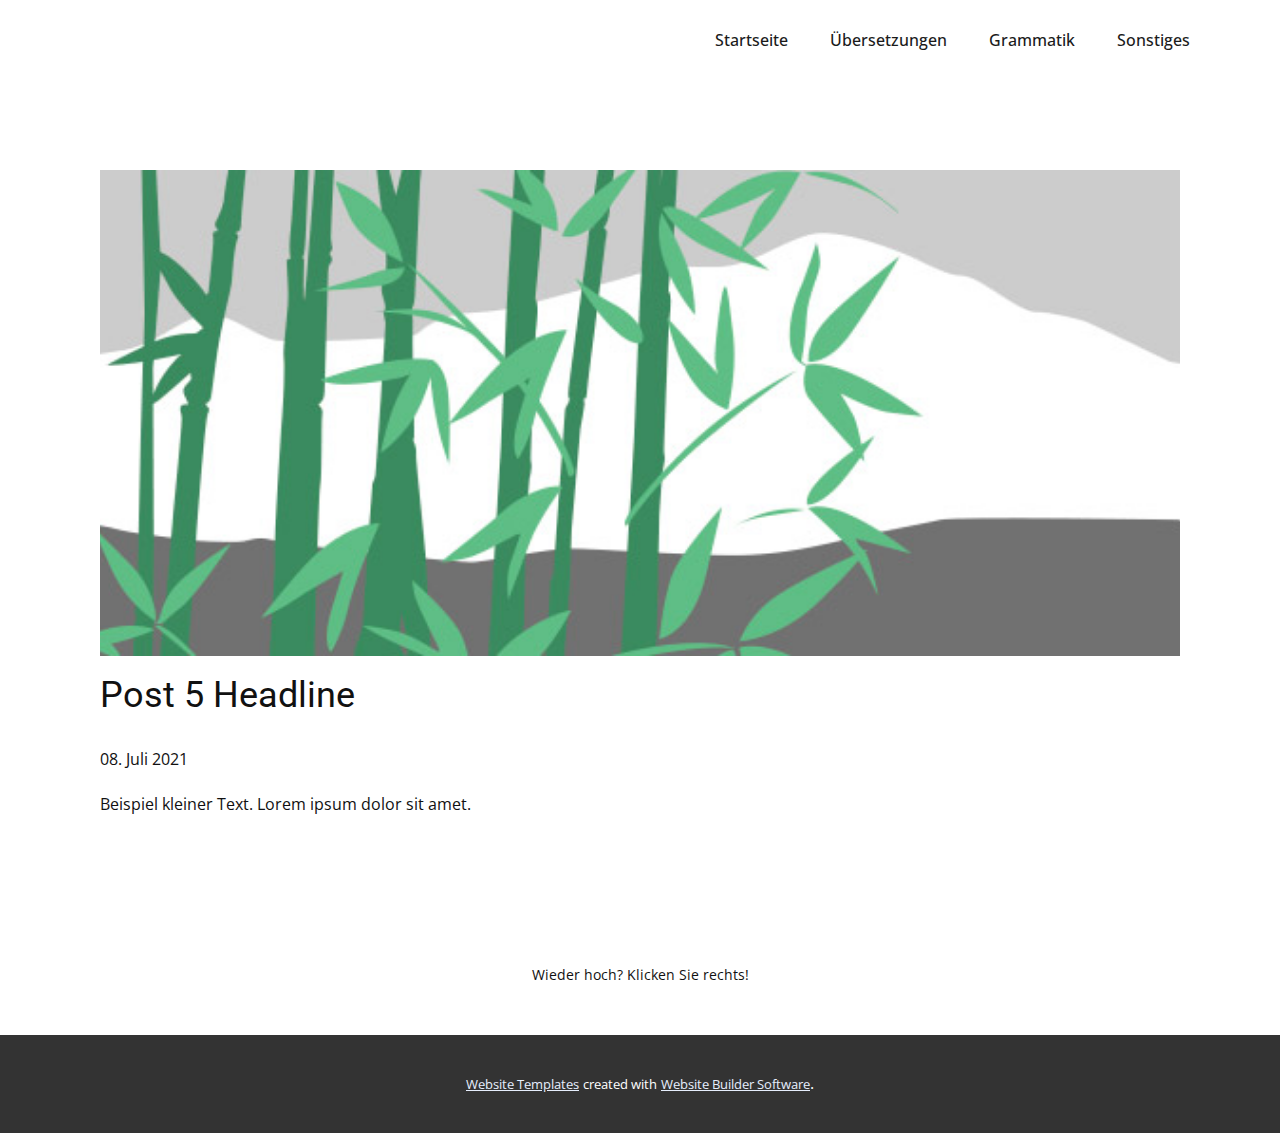
<file: blog/post-4.html>
<!doctype html>
<html style="font-size: 16px;"><head>
    <meta name="viewport" content="width=device-width, initial-scale=1.0">
    <meta charset="utf-8">
    <meta name="keywords" content="Post 1 Headline">
    <meta name="description" content="">
    <meta name="page_type" content="np-template-header-footer-from-plugin">
    <title>Post 5 Headline</title>
    <link rel="stylesheet" href="../nicepage.css" media="screen">
<link rel="stylesheet" href="../Post-Template.css" media="screen">
    <script class="u-script" type="text/javascript" src="../jquery.js" defer=""></script>
    <script class="u-script" type="text/javascript" src="../nicepage.js" defer=""></script>
    <meta name="generator" content="Nicepage 3.16.0, nicepage.com">
    <link id="u-theme-google-font" rel="stylesheet" href="https://fonts.googleapis.com/css?family=Roboto:100,100i,300,300i,400,400i,500,500i,700,700i,900,900i|Open+Sans:300,300i,400,400i,600,600i,700,700i,800,800i">
    
    
    <script type="application/ld+json">{
		"@context": "http://schema.org",
		"@type": "Organization",
		"name": "",
		"url": "index.html"
}</script>
    <meta property="og:title" content="Post Template">
    <meta property="og:type" content="website">
    <meta name="theme-color" content="#135dee">
    <link rel="canonical" href="../index.html">
    <meta property="og:url" content="index.html">
  </head>
  <body class="u-body"><header class="u-clearfix u-header u-header" id="sec-453f"><div class="u-clearfix u-sheet u-sheet-1">
        <nav class="u-menu u-menu-dropdown u-offcanvas u-menu-1">
          <div class="menu-collapse" style="font-size: 1rem; letter-spacing: 0px; font-weight: 500;">
            <a class="u-button-style u-custom-active-border-color u-custom-active-color u-custom-border u-custom-border-color u-custom-borders u-custom-hover-border-color u-custom-hover-color u-custom-left-right-menu-spacing u-custom-padding-bottom u-custom-text-active-color u-custom-text-color u-custom-text-hover-color u-custom-top-bottom-menu-spacing u-nav-link u-text-active-palette-1-base u-text-hover-palette-2-base" href="#">
              <svg><use xmlns:xlink="http://www.w3.org/1999/xlink" xlink:href="#menu-hamburger"></use></svg>
              <svg version="1.1" xmlns="http://www.w3.org/2000/svg" xmlns:xlink="http://www.w3.org/1999/xlink"><defs><symbol id="menu-hamburger" viewBox="0 0 16 16" style="width: 16px; height: 16px;"><rect y="1" width="16" height="2"></rect><rect y="7" width="16" height="2"></rect><rect y="13" width="16" height="2"></rect>
</symbol>
</defs></svg>
            </a>
          </div>
          <div class="u-custom-menu u-nav-container">
            <ul class="u-nav u-spacing-2 u-unstyled u-nav-1"><li class="u-nav-item"><a class="u-active-grey-5 u-border-active-palette-1-base u-border-hover-palette-1-base u-button-style u-hover-grey-10 u-nav-link u-text-active-grey-90 u-text-grey-90 u-text-hover-grey-90" href="../Startseite.html" style="padding: 10px 20px;">Startseite</a>
</li><li class="u-nav-item"><a class="u-active-grey-5 u-border-active-palette-1-base u-border-hover-palette-1-base u-button-style u-hover-grey-10 u-nav-link u-text-active-grey-90 u-text-grey-90 u-text-hover-grey-90" href="../Übersetzungen.html" style="padding: 10px 20px;">Übersetzungen</a>
</li><li class="u-nav-item"><a class="u-active-grey-5 u-border-active-palette-1-base u-border-hover-palette-1-base u-button-style u-hover-grey-10 u-nav-link u-text-active-grey-90 u-text-grey-90 u-text-hover-grey-90" href="../Grammatik.html" style="padding: 10px 20px;">Grammatik</a>
</li><li class="u-nav-item"><a class="u-active-grey-5 u-border-active-palette-1-base u-border-hover-palette-1-base u-button-style u-hover-grey-10 u-nav-link u-text-active-grey-90 u-text-grey-90 u-text-hover-grey-90" href="../Sonstiges.html" style="padding: 10px 20px;">Sonstiges</a>
</li></ul>
          </div>
          <div class="u-custom-menu u-nav-container-collapse">
            <div class="u-black u-container-style u-inner-container-layout u-opacity u-opacity-95 u-sidenav">
              <div class="u-sidenav-overflow">
                <div class="u-menu-close"></div>
                <ul class="u-align-center u-nav u-popupmenu-items u-unstyled u-nav-2"><li class="u-nav-item"><a class="u-button-style u-nav-link" href="../Startseite.html" style="padding: 10px 20px;">Startseite</a>
</li><li class="u-nav-item"><a class="u-button-style u-nav-link" href="../Übersetzungen.html" style="padding: 10px 20px;">Übersetzungen</a>
</li><li class="u-nav-item"><a class="u-button-style u-nav-link" href="../Grammatik.html" style="padding: 10px 20px;">Grammatik</a>
</li><li class="u-nav-item"><a class="u-button-style u-nav-link" href="../Sonstiges.html" style="padding: 10px 20px;">Sonstiges</a>
</li></ul>
              </div>
            </div>
            <div class="u-black u-menu-overlay u-opacity u-opacity-70"></div>
          </div>
        </nav>
      </div></header>
    <section class="u-align-center u-clearfix u-section-1" id="sec-119a">
      <div class="u-clearfix u-sheet u-valign-middle-md u-valign-middle-sm u-valign-middle-xs u-sheet-1"><!--post_details--><!--post_details_options_json--><!--{"source":""}--><!--/post_details_options_json--><!--blog_post-->
        <div class="u-container-style u-expanded-width u-post-details u-post-details-1">
          <div class="u-container-layout u-valign-middle u-container-layout-1"><!--blog_post_image-->
            <img alt="" class="u-blog-control u-expanded-width u-image u-image-default u-image-1" src="[data-uri]"><!--/blog_post_image--><!--blog_post_header-->
            <h2 class="u-blog-control u-text u-text-1">Post 5 Headline</h2><!--/blog_post_header--><!--blog_post_metadata-->
            <div class="u-blog-control u-metadata u-metadata-1"><!--blog_post_metadata_date-->
              <span class="u-meta-date u-meta-icon">08. Juli 2021</span><!--/blog_post_metadata_date--><!--blog_post_metadata_category-->
              <!--/blog_post_metadata_category--><!--blog_post_metadata_comments-->
              <!--/blog_post_metadata_comments-->
            </div><!--/blog_post_metadata--><!--blog_post_content-->
            <div class="u-align-justify u-blog-control u-post-content u-text u-text-2 fr-view">
  Beispiel kleiner Text. Lorem ipsum dolor sit amet.
  </div><!--/blog_post_content-->
          </div>
        </div><!--/blog_post--><!--/post_details-->
      </div>
    </section>
    
    
    <footer class="u-align-center u-clearfix u-footer u-white u-footer" id="sec-1c70"><div class="u-clearfix u-sheet u-sheet-1">
        <p class="u-small-text u-text u-text-variant u-text-1">Wieder hoch? Klicken Sie rechts!</p>
      </div></footer>
    <section class="u-backlink u-clearfix u-grey-80">
      <a class="u-link" href="https://nicepage.com/website-templates" target="_blank">
        <span>Website Templates</span>
      </a>
      <p class="u-text">
        <span>created with</span>
      </p>
      <a class="u-link" href="https://nicepage.com/" target="_blank">
        <span>Website Builder Software</span>
      </a>. 
    </section>
  
</body></html>
</file>
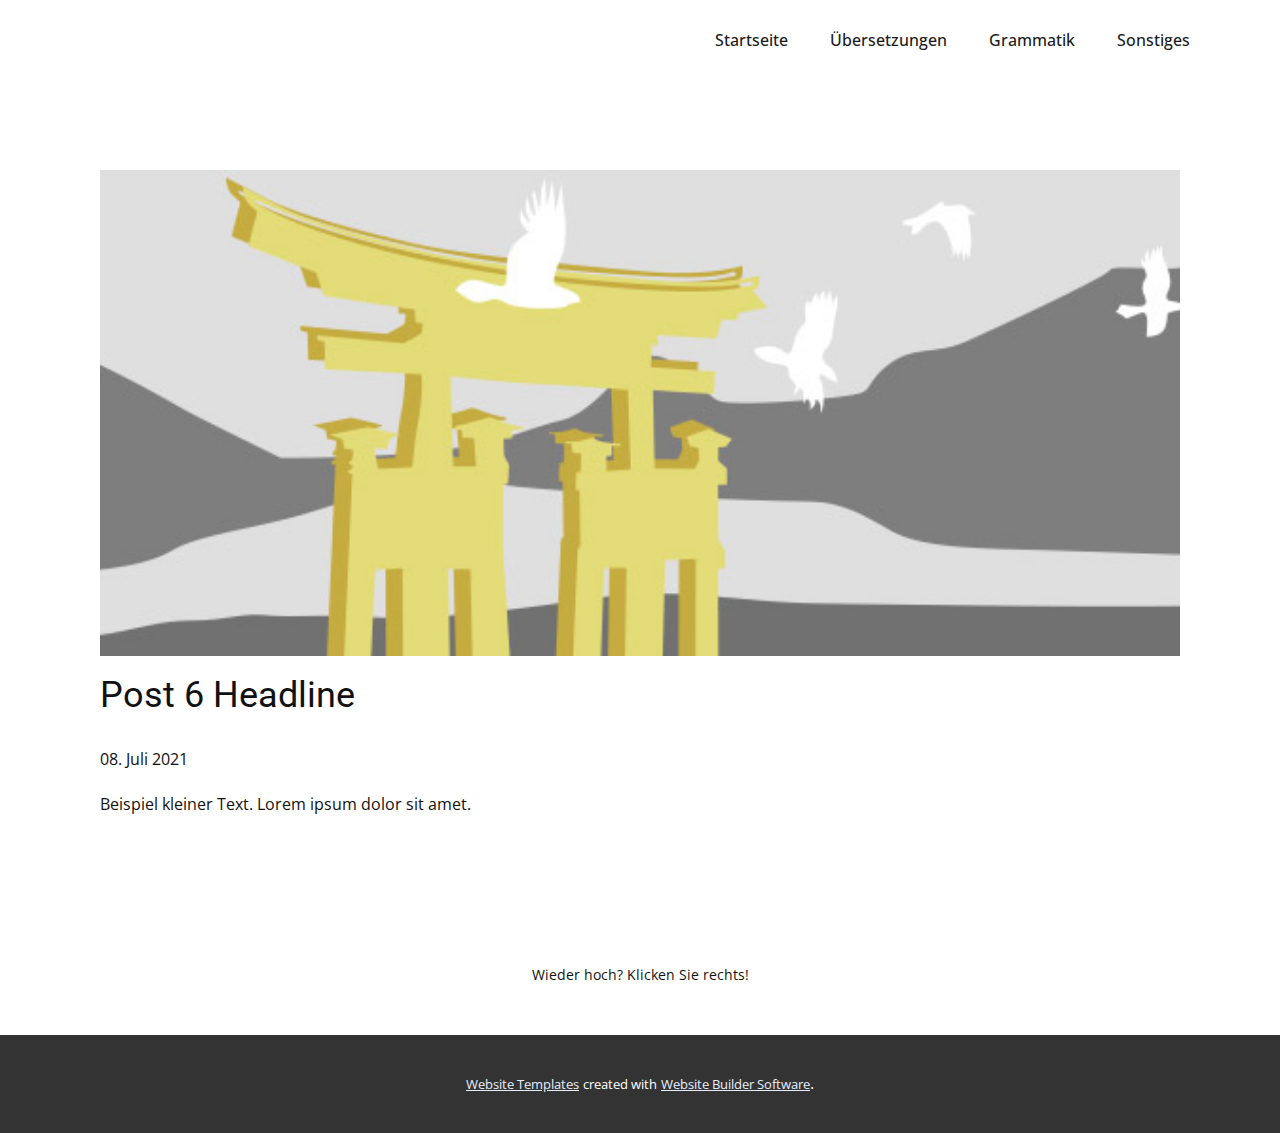
<file: blog/post-5.html>
<!doctype html>
<html style="font-size: 16px;"><head>
    <meta name="viewport" content="width=device-width, initial-scale=1.0">
    <meta charset="utf-8">
    <meta name="keywords" content="Post 1 Headline">
    <meta name="description" content="">
    <meta name="page_type" content="np-template-header-footer-from-plugin">
    <title>Post 6 Headline</title>
    <link rel="stylesheet" href="../nicepage.css" media="screen">
<link rel="stylesheet" href="../Post-Template.css" media="screen">
    <script class="u-script" type="text/javascript" src="../jquery.js" defer=""></script>
    <script class="u-script" type="text/javascript" src="../nicepage.js" defer=""></script>
    <meta name="generator" content="Nicepage 3.16.0, nicepage.com">
    <link id="u-theme-google-font" rel="stylesheet" href="https://fonts.googleapis.com/css?family=Roboto:100,100i,300,300i,400,400i,500,500i,700,700i,900,900i|Open+Sans:300,300i,400,400i,600,600i,700,700i,800,800i">
    
    
    <script type="application/ld+json">{
		"@context": "http://schema.org",
		"@type": "Organization",
		"name": "",
		"url": "index.html"
}</script>
    <meta property="og:title" content="Post Template">
    <meta property="og:type" content="website">
    <meta name="theme-color" content="#135dee">
    <link rel="canonical" href="../index.html">
    <meta property="og:url" content="index.html">
  </head>
  <body class="u-body"><header class="u-clearfix u-header u-header" id="sec-453f"><div class="u-clearfix u-sheet u-sheet-1">
        <nav class="u-menu u-menu-dropdown u-offcanvas u-menu-1">
          <div class="menu-collapse" style="font-size: 1rem; letter-spacing: 0px; font-weight: 500;">
            <a class="u-button-style u-custom-active-border-color u-custom-active-color u-custom-border u-custom-border-color u-custom-borders u-custom-hover-border-color u-custom-hover-color u-custom-left-right-menu-spacing u-custom-padding-bottom u-custom-text-active-color u-custom-text-color u-custom-text-hover-color u-custom-top-bottom-menu-spacing u-nav-link u-text-active-palette-1-base u-text-hover-palette-2-base" href="#">
              <svg><use xmlns:xlink="http://www.w3.org/1999/xlink" xlink:href="#menu-hamburger"></use></svg>
              <svg version="1.1" xmlns="http://www.w3.org/2000/svg" xmlns:xlink="http://www.w3.org/1999/xlink"><defs><symbol id="menu-hamburger" viewBox="0 0 16 16" style="width: 16px; height: 16px;"><rect y="1" width="16" height="2"></rect><rect y="7" width="16" height="2"></rect><rect y="13" width="16" height="2"></rect>
</symbol>
</defs></svg>
            </a>
          </div>
          <div class="u-custom-menu u-nav-container">
            <ul class="u-nav u-spacing-2 u-unstyled u-nav-1"><li class="u-nav-item"><a class="u-active-grey-5 u-border-active-palette-1-base u-border-hover-palette-1-base u-button-style u-hover-grey-10 u-nav-link u-text-active-grey-90 u-text-grey-90 u-text-hover-grey-90" href="../Startseite.html" style="padding: 10px 20px;">Startseite</a>
</li><li class="u-nav-item"><a class="u-active-grey-5 u-border-active-palette-1-base u-border-hover-palette-1-base u-button-style u-hover-grey-10 u-nav-link u-text-active-grey-90 u-text-grey-90 u-text-hover-grey-90" href="../Übersetzungen.html" style="padding: 10px 20px;">Übersetzungen</a>
</li><li class="u-nav-item"><a class="u-active-grey-5 u-border-active-palette-1-base u-border-hover-palette-1-base u-button-style u-hover-grey-10 u-nav-link u-text-active-grey-90 u-text-grey-90 u-text-hover-grey-90" href="../Grammatik.html" style="padding: 10px 20px;">Grammatik</a>
</li><li class="u-nav-item"><a class="u-active-grey-5 u-border-active-palette-1-base u-border-hover-palette-1-base u-button-style u-hover-grey-10 u-nav-link u-text-active-grey-90 u-text-grey-90 u-text-hover-grey-90" href="../Sonstiges.html" style="padding: 10px 20px;">Sonstiges</a>
</li></ul>
          </div>
          <div class="u-custom-menu u-nav-container-collapse">
            <div class="u-black u-container-style u-inner-container-layout u-opacity u-opacity-95 u-sidenav">
              <div class="u-sidenav-overflow">
                <div class="u-menu-close"></div>
                <ul class="u-align-center u-nav u-popupmenu-items u-unstyled u-nav-2"><li class="u-nav-item"><a class="u-button-style u-nav-link" href="../Startseite.html" style="padding: 10px 20px;">Startseite</a>
</li><li class="u-nav-item"><a class="u-button-style u-nav-link" href="../Übersetzungen.html" style="padding: 10px 20px;">Übersetzungen</a>
</li><li class="u-nav-item"><a class="u-button-style u-nav-link" href="../Grammatik.html" style="padding: 10px 20px;">Grammatik</a>
</li><li class="u-nav-item"><a class="u-button-style u-nav-link" href="../Sonstiges.html" style="padding: 10px 20px;">Sonstiges</a>
</li></ul>
              </div>
            </div>
            <div class="u-black u-menu-overlay u-opacity u-opacity-70"></div>
          </div>
        </nav>
      </div></header>
    <section class="u-align-center u-clearfix u-section-1" id="sec-119a">
      <div class="u-clearfix u-sheet u-valign-middle-md u-valign-middle-sm u-valign-middle-xs u-sheet-1"><!--post_details--><!--post_details_options_json--><!--{"source":""}--><!--/post_details_options_json--><!--blog_post-->
        <div class="u-container-style u-expanded-width u-post-details u-post-details-1">
          <div class="u-container-layout u-valign-middle u-container-layout-1"><!--blog_post_image-->
            <img alt="" class="u-blog-control u-expanded-width u-image u-image-default u-image-1" src="[data-uri]"><!--/blog_post_image--><!--blog_post_header-->
            <h2 class="u-blog-control u-text u-text-1">Post 6 Headline</h2><!--/blog_post_header--><!--blog_post_metadata-->
            <div class="u-blog-control u-metadata u-metadata-1"><!--blog_post_metadata_date-->
              <span class="u-meta-date u-meta-icon">08. Juli 2021</span><!--/blog_post_metadata_date--><!--blog_post_metadata_category-->
              <!--/blog_post_metadata_category--><!--blog_post_metadata_comments-->
              <!--/blog_post_metadata_comments-->
            </div><!--/blog_post_metadata--><!--blog_post_content-->
            <div class="u-align-justify u-blog-control u-post-content u-text u-text-2 fr-view">
  Beispiel kleiner Text. Lorem ipsum dolor sit amet.
  </div><!--/blog_post_content-->
          </div>
        </div><!--/blog_post--><!--/post_details-->
      </div>
    </section>
    
    
    <footer class="u-align-center u-clearfix u-footer u-white u-footer" id="sec-1c70"><div class="u-clearfix u-sheet u-sheet-1">
        <p class="u-small-text u-text u-text-variant u-text-1">Wieder hoch? Klicken Sie rechts!</p>
      </div></footer>
    <section class="u-backlink u-clearfix u-grey-80">
      <a class="u-link" href="https://nicepage.com/website-templates" target="_blank">
        <span>Website Templates</span>
      </a>
      <p class="u-text">
        <span>created with</span>
      </p>
      <a class="u-link" href="https://nicepage.com/" target="_blank">
        <span>Website Builder Software</span>
      </a>. 
    </section>
  
</body></html>
</file>
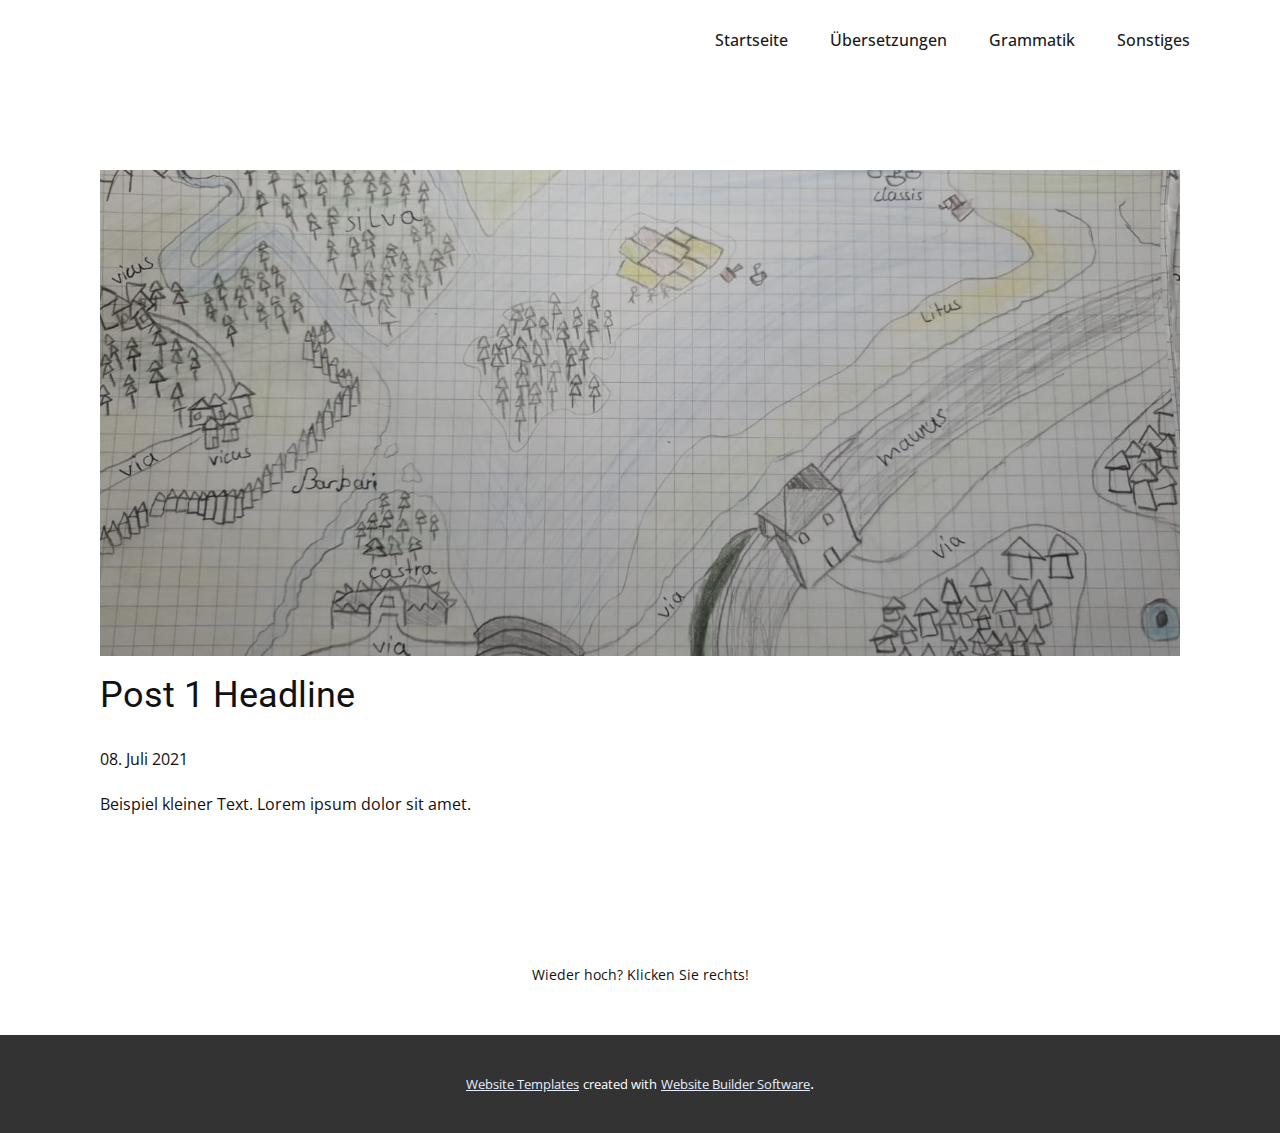
<file: blog/post.html>
<!doctype html>
<html style="font-size: 16px;"><head>
    <meta name="viewport" content="width=device-width, initial-scale=1.0">
    <meta charset="utf-8">
    <meta name="keywords" content="Post 1 Headline">
    <meta name="description" content="">
    <meta name="page_type" content="np-template-header-footer-from-plugin">
    <title>Post 1 Headline</title>
    <link rel="stylesheet" href="../nicepage.css" media="screen">
<link rel="stylesheet" href="../Post-Template.css" media="screen">
    <script class="u-script" type="text/javascript" src="../jquery.js" defer=""></script>
    <script class="u-script" type="text/javascript" src="../nicepage.js" defer=""></script>
    <meta name="generator" content="Nicepage 3.16.0, nicepage.com">
    <link id="u-theme-google-font" rel="stylesheet" href="https://fonts.googleapis.com/css?family=Roboto:100,100i,300,300i,400,400i,500,500i,700,700i,900,900i|Open+Sans:300,300i,400,400i,600,600i,700,700i,800,800i">
    
    
    <script type="application/ld+json">{
		"@context": "http://schema.org",
		"@type": "Organization",
		"name": "",
		"url": "index.html"
}</script>
    <meta property="og:title" content="Post Template">
    <meta property="og:type" content="website">
    <meta name="theme-color" content="#135dee">
    <link rel="canonical" href="../index.html">
    <meta property="og:url" content="index.html">
  </head>
  <body class="u-body"><header class="u-clearfix u-header u-header" id="sec-453f"><div class="u-clearfix u-sheet u-sheet-1">
        <nav class="u-menu u-menu-dropdown u-offcanvas u-menu-1">
          <div class="menu-collapse" style="font-size: 1rem; letter-spacing: 0px; font-weight: 500;">
            <a class="u-button-style u-custom-active-border-color u-custom-active-color u-custom-border u-custom-border-color u-custom-borders u-custom-hover-border-color u-custom-hover-color u-custom-left-right-menu-spacing u-custom-padding-bottom u-custom-text-active-color u-custom-text-color u-custom-text-hover-color u-custom-top-bottom-menu-spacing u-nav-link u-text-active-palette-1-base u-text-hover-palette-2-base" href="#">
              <svg><use xmlns:xlink="http://www.w3.org/1999/xlink" xlink:href="#menu-hamburger"></use></svg>
              <svg version="1.1" xmlns="http://www.w3.org/2000/svg" xmlns:xlink="http://www.w3.org/1999/xlink"><defs><symbol id="menu-hamburger" viewBox="0 0 16 16" style="width: 16px; height: 16px;"><rect y="1" width="16" height="2"></rect><rect y="7" width="16" height="2"></rect><rect y="13" width="16" height="2"></rect>
</symbol>
</defs></svg>
            </a>
          </div>
          <div class="u-custom-menu u-nav-container">
            <ul class="u-nav u-spacing-2 u-unstyled u-nav-1"><li class="u-nav-item"><a class="u-active-grey-5 u-border-active-palette-1-base u-border-hover-palette-1-base u-button-style u-hover-grey-10 u-nav-link u-text-active-grey-90 u-text-grey-90 u-text-hover-grey-90" href="../Startseite.html" style="padding: 10px 20px;">Startseite</a>
</li><li class="u-nav-item"><a class="u-active-grey-5 u-border-active-palette-1-base u-border-hover-palette-1-base u-button-style u-hover-grey-10 u-nav-link u-text-active-grey-90 u-text-grey-90 u-text-hover-grey-90" href="../Übersetzungen.html" style="padding: 10px 20px;">Übersetzungen</a>
</li><li class="u-nav-item"><a class="u-active-grey-5 u-border-active-palette-1-base u-border-hover-palette-1-base u-button-style u-hover-grey-10 u-nav-link u-text-active-grey-90 u-text-grey-90 u-text-hover-grey-90" href="../Grammatik.html" style="padding: 10px 20px;">Grammatik</a>
</li><li class="u-nav-item"><a class="u-active-grey-5 u-border-active-palette-1-base u-border-hover-palette-1-base u-button-style u-hover-grey-10 u-nav-link u-text-active-grey-90 u-text-grey-90 u-text-hover-grey-90" href="../Sonstiges.html" style="padding: 10px 20px;">Sonstiges</a>
</li></ul>
          </div>
          <div class="u-custom-menu u-nav-container-collapse">
            <div class="u-black u-container-style u-inner-container-layout u-opacity u-opacity-95 u-sidenav">
              <div class="u-sidenav-overflow">
                <div class="u-menu-close"></div>
                <ul class="u-align-center u-nav u-popupmenu-items u-unstyled u-nav-2"><li class="u-nav-item"><a class="u-button-style u-nav-link" href="../Startseite.html" style="padding: 10px 20px;">Startseite</a>
</li><li class="u-nav-item"><a class="u-button-style u-nav-link" href="../Übersetzungen.html" style="padding: 10px 20px;">Übersetzungen</a>
</li><li class="u-nav-item"><a class="u-button-style u-nav-link" href="../Grammatik.html" style="padding: 10px 20px;">Grammatik</a>
</li><li class="u-nav-item"><a class="u-button-style u-nav-link" href="../Sonstiges.html" style="padding: 10px 20px;">Sonstiges</a>
</li></ul>
              </div>
            </div>
            <div class="u-black u-menu-overlay u-opacity u-opacity-70"></div>
          </div>
        </nav>
      </div></header>
    <section class="u-align-center u-clearfix u-section-1" id="sec-119a">
      <div class="u-clearfix u-sheet u-valign-middle-md u-valign-middle-sm u-valign-middle-xs u-sheet-1"><!--post_details--><!--post_details_options_json--><!--{"source":""}--><!--/post_details_options_json--><!--blog_post-->
        <div class="u-container-style u-expanded-width u-post-details u-post-details-1">
          <div class="u-container-layout u-valign-middle u-container-layout-1"><!--blog_post_image-->
            <img alt="" class="u-blog-control u-expanded-width u-image u-image-default u-image-1" src="../images/kreativeaufgabelatein.png"><!--/blog_post_image--><!--blog_post_header-->
            <h2 class="u-blog-control u-text u-text-1">Post 1 Headline</h2><!--/blog_post_header--><!--blog_post_metadata-->
            <div class="u-blog-control u-metadata u-metadata-1"><!--blog_post_metadata_date-->
              <span class="u-meta-date u-meta-icon">08. Juli 2021</span><!--/blog_post_metadata_date--><!--blog_post_metadata_category-->
              <!--/blog_post_metadata_category--><!--blog_post_metadata_comments-->
              <!--/blog_post_metadata_comments-->
            </div><!--/blog_post_metadata--><!--blog_post_content-->
            <div class="u-align-justify u-blog-control u-post-content u-text u-text-2 fr-view">
  Beispiel kleiner Text. Lorem ipsum dolor sit amet.
  </div><!--/blog_post_content-->
          </div>
        </div><!--/blog_post--><!--/post_details-->
      </div>
    </section>
    
    
    <footer class="u-align-center u-clearfix u-footer u-white u-footer" id="sec-1c70"><div class="u-clearfix u-sheet u-sheet-1">
        <p class="u-small-text u-text u-text-variant u-text-1">Wieder hoch? Klicken Sie rechts!</p>
      </div></footer>
    <section class="u-backlink u-clearfix u-grey-80">
      <a class="u-link" href="https://nicepage.com/website-templates" target="_blank">
        <span>Website Templates</span>
      </a>
      <p class="u-text">
        <span>created with</span>
      </p>
      <a class="u-link" href="https://nicepage.com/" target="_blank">
        <span>Website Builder Software</span>
      </a>. 
    </section>
  
</body></html>
</file>
